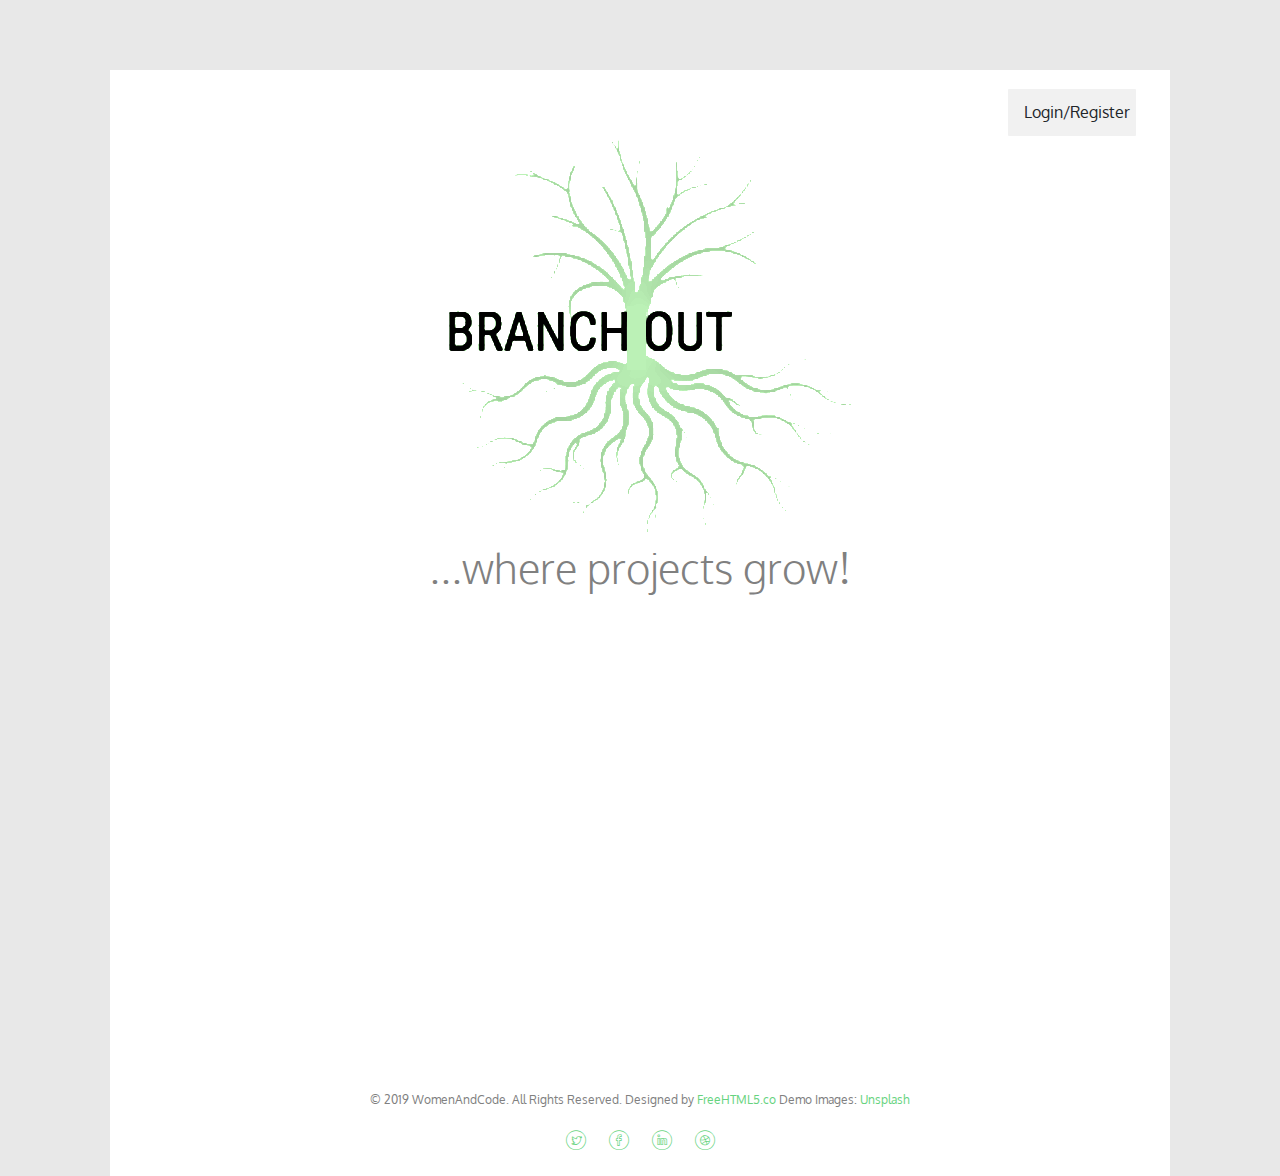
<file: index.html>
<!DOCTYPE html>
<html>
<head>

    <!-- bootstrap css -->
    <link rel="stylesheet" href="https://stackpath.bootstrapcdn.com/bootstrap/4.3.1/css/bootstrap.min.css">
    <!-- fontawesome -->
    <link rel="stylesheet" href="https://cdnjs.cloudflare.com/ajax/libs/font-awesome/4.7.0/css/font-awesome.min.css">
    <!-- gogle fonts -->
    <link href="https://fonts.googleapis.com/css?family=Baloo&display=swap" rel="stylesheet">
    <!--popper-->
    <script src="https://cdnjs.cloudflare.com/ajax/libs/popper.js/1.12.9/umd/popper.min.js"></script>
    <!-- jquery -->
    <script src="https://ajax.googleapis.com/ajax/libs/jquery/3.4.1/jquery.min.js"></script>
    <!-- bootstrap js -->
    <script src="https://stackpath.bootstrapcdn.com/bootstrap/4.3.1/js/bootstrap.min.js"></script>
    
    <script src="https://code.jquery.com/jquery-3.2.1.slim.min.js" integrity="sha384-KJ3o2DKtIkvYIK3UENzmM7KCkRr/rE9/Qpg6aAZGJwFDMVNA/GpGFF93hXpG5KkN" crossorigin="anonymous"></script>
    <script src="https://cdnjs.cloudflare.com/ajax/libs/popper.js/1.12.9/umd/popper.min.js" integrity="sha384-ApNbgh9B+Y1QKtv3Rn7W3mgPxhU9K/ScQsAP7hUibX39j7fakFPskvXusvfa0b4Q" crossorigin="anonymous"></script>


    <link rel="stylesheet" type="text/css" href="style/style.css">

  <link href="https://fonts.googleapis.com/css?family=Oxygen:300,400" rel="stylesheet">
  <link href="https://fonts.googleapis.com/css?family=Source+Sans+Pro:400,600,700" rel="stylesheet">
  
  <!-- Animate.css  test22-->
  <link rel="stylesheet" href="css/animate.css">
  <!-- Icomoon Icon Fonts-->
  <link rel="stylesheet" href="css/icomoon.css">
  <!-- Bootstrap  -->
  <link rel="stylesheet" href="css/bootstrap.css">


  <!-- Magnific Popup -->
  <link rel="stylesheet" href="css/magnific-popup.css">

  <!-- Flexslider  -->
  <link rel="stylesheet" href="css/flexslider.css">

  <!-- Theme style  -->
  <link rel="stylesheet" href="css/style.css">

  <link rel="stylesheet" href="style/login.css">

  <!-- Modernizr JS -->
  <script src="js/modernizr-2.6.2.min.js"></script>

  <title>Seed a Project</title>

</head>
<!--<body>  
<h1>Landing Page</h1>
</body> -->

  <body>
    
  <div class="fh5co-loader"></div>
  
  <div id="page">
  <nav class="fh5co-nav" role="navigation">
    <div class="container-wrap">
      <div class="top-menu">
        <div class="row">
          <div class="col-xs-2">
           <!--<div id="fh5co-logo"><a href="index.html">BranchOut</a></div> -->
          </div>
          <div class="col-xs-10 text-right menu-1">
            <ul>
              <li>
                  <button type="button" class="btn" data-toggle="popover" data-placement="bottom" data-html="true" data-content='
                          <div class="col no-padding">
                              <div class="panel panel-login shadow-lg p-3 mb-5">
                                  <div class="panel-heading">
                                      <div class="row">
                                          <div class="col-md-6" style="text-align: center;">
                                              <a href="#" class="active" id="login-form-link">Login</a>
                                          </div>
                                          <div class="col-md-6" style="text-align: center;">
                                              <a href="#" id="register-form-link">Register</a>
                                          </div>
                                      </div>
                                      <hr>
                                  </div>
                                  <div class="panel-body">
                                      <div class="row">
                                          <div class="col-lg-12">
                                              <form id="login-form" action="" method="post" role="form" style="display: block;">
                                                  <div class="form-group">
                                                      <input type="text" name="username" id="username" tabindex="1" class="form-control" placeholder="Username" value="">
                                                  </div>
                                                  <div class="form-group">
                                                      <input type="password" name="password" id="password" tabindex="2" class="form-control" placeholder="Password">
                                                  </div>
                                                  <div class="form-group text-center">
                                                      <input type="checkbox" tabindex="3" class="" name="remember" id="remember">
                                                      <label for="remember"> Remember Me</label>
                                                  </div>
                                                  <div class="form-group">
                                                      <div class="row">
                                                          <div class="col-md-12">
                                                              <input type="submit" name="login-submit" id="login-submit" tabindex="4" class="form-control btn btn-login" value="Log In">
                                                          </div>
                                                      </div>
                                                  </div>
                                                  <div class="form-group">
                                                      <div class="row">
                                                          <div class="col-lg-12">
                                                              <div class="text-center">
                                                                  <a href="" tabindex="5" class="forgot-password">Forgot Password?</a>
                                                              </div>
                                                          </div>
                                                      </div>
                                                  </div>
                                              </form>
                                              <form id="register-form" action="" method="post" role="form" style="display: none;">
                                                  <div class="form-group">
                                                      <input type="text" name="username" id="username" tabindex="1" class="form-control" placeholder="Username" value="">
                                                  </div>
                                                  <div class="form-group">
                                                      <input type="email" name="email" id="email" tabindex="1" class="form-control" placeholder="Email Address" value="">
                                                  </div>
                                                  <div class="form-group">
                                                      <input type="password" name="password" id="password" tabindex="2" class="form-control" placeholder="Password">
                                                  </div>
                                                  <div class="form-group">
                                                      <input type="password" name="confirm-password" id="confirm-password" tabindex="2" class="form-control" placeholder="Confirm Password">
                                                  </div>
                                                  <div class="form-group">
                                                      <div class="row">
                                                          <div class="col-md-12">
                                                              <input type="submit" name="register-submit" id="register-submit" tabindex="4" class="form-control btn btn-register" value="Register Now">
                                                          </div>
                                                      </div>
                                                  </div>
                                              </form>
                                          </div>
                                      </div>
                                  </div>
                              </div>
                          </div>
                          <script>
                              $(function() {
                              
                              $("#login-form-link").click(function(e) {
                                  $("#login-form").delay(100).fadeIn(100);
                                   $("#register-form").fadeOut(100);
                                  $("#register-form-link").removeClass("active");
                                  $(this).addClass("active");
                                  e.preventDefault();
                              });
                              $("#register-form-link").click(function(e) {
                                  $("#register-form").delay(100).fadeIn(100);
                                   $("#login-form").fadeOut(100);
                                  $("#login-form-link").removeClass("active");
                                  $(this).addClass("active");
                                  e.preventDefault();
                              });
                              
                              });
                              
                          </script>
                  
                  '>Login/Register</button>
              </li>
            </ul>
          </div>

          <div class="titleContainer d-flex-vertical justify-content-center">
            <img src="img/Logo_Branchout1.png" class="titleImage">            
            <div class="descriptionText">...where projects grow!</div>
          </div>
        </div>
        
      </div>
    </div>
  </nav>
 <div class="container-wrap">

    <div id="fh5co-services">
      <div class="row">
        <div class="col-md-4 text-center animate-box">
          <a href="seed.html">
          <div class="services">
         
              <img src="img/Seed.png" class="selectImages">
           <!--  <i class="icon-diamond"></i>  -->
     
            <div class="desc">
              <h3><a href="#">Seed a Project</a></h3>
              <p>Have a good idea? We will support you planning it. Start a project and share it with our community.</p>
            </div>
          </div>
        </a>
        </div>
        <div class="col-md-4 text-center animate-box">
          <a href="projects.html">
          <div class="services">
  
              <img src="img/Grow.png" class="selectImages">
          <!--    <i class="icon-lab2"></i> -->
         
            <div class="desc">
              <h3><a href="#">Grow a Project</a></h3>
              <p>Want to join a running project? See what is happening near you and get connected. Help great ideas to flourish.</p>
            </div>
          </div>
        </a>
        </div>
        <div class="col-md-4 text-center animate-box">
          <a href="archive.html">
          <div class="services">
   
              <img src="img/Tree.png" class="selectImages">   
           <!--   <i class="icon-settings"></i> -->
       
            <div class="desc">
              <h3><a href="#">Harvest a Project</a></h3>
              <p> Looking for inspiration? Check our past projects with details on how they were successfully implemented. </p>
            </div>
          </div>
        </a>
        </div>
      </div>
    </div>


  <div class="container-wrap">
      <div class="row copyright">
        <div class="col-md-12 text-center">
          <p>
            <small class="block">&copy; 2019 WomenAndCode. All Rights Reserved.</small> 
            <small class="block">Designed by <a href="http://freehtml5.co/" target="_blank">FreeHTML5.co</a> Demo Images: <a href="http://unsplash.co/" target="_blank">Unsplash</a></small>
          </p>
          <p>
            <ul class="fh5co-social-icons">
              <li><a href="#"><i class="icon-twitter"></i></a></li>
              <li><a href="#"><i class="icon-facebook"></i></a></li>
              <li><a href="#"><i class="icon-linkedin"></i></a></li>
              <li><a href="#"><i class="icon-dribbble"></i></a></li>
            </ul>
          </p>
        </div>
      </div>
    </footer>
  </div><!-- END container-wrap -->
  </div>

  <div class="gototop js-top">
    <a href="#" class="js-gotop"><i class="icon-arrow-up2"></i></a>
  </div>
  
  <!-- jQuery -->
  <script src="js/jquery.min.js"></script>
  <!-- jQuery Easing -->
  <script src="js/jquery.easing.1.3.js"></script>
  <!-- Bootstrap -->
  <script src="js/bootstrap.min.js"></script>
  <!-- Waypoints -->
  <script src="js/jquery.waypoints.min.js"></script>
  <!-- Flexslider -->
  <script src="js/jquery.flexslider-min.js"></script>
  <!-- Magnific Popup -->
  <script src="js/jquery.magnific-popup.min.js"></script>
  <script src="js/magnific-popup-options.js"></script>
  <!-- Counters -->
  <script src="js/jquery.countTo.js"></script>
  <!-- Main -->
  <script src="js/main.js"></script>
  <script>
    $(function () {
      $('[data-toggle="popover"]').popover()
    })
  </script>
</body>
</html>
</file>
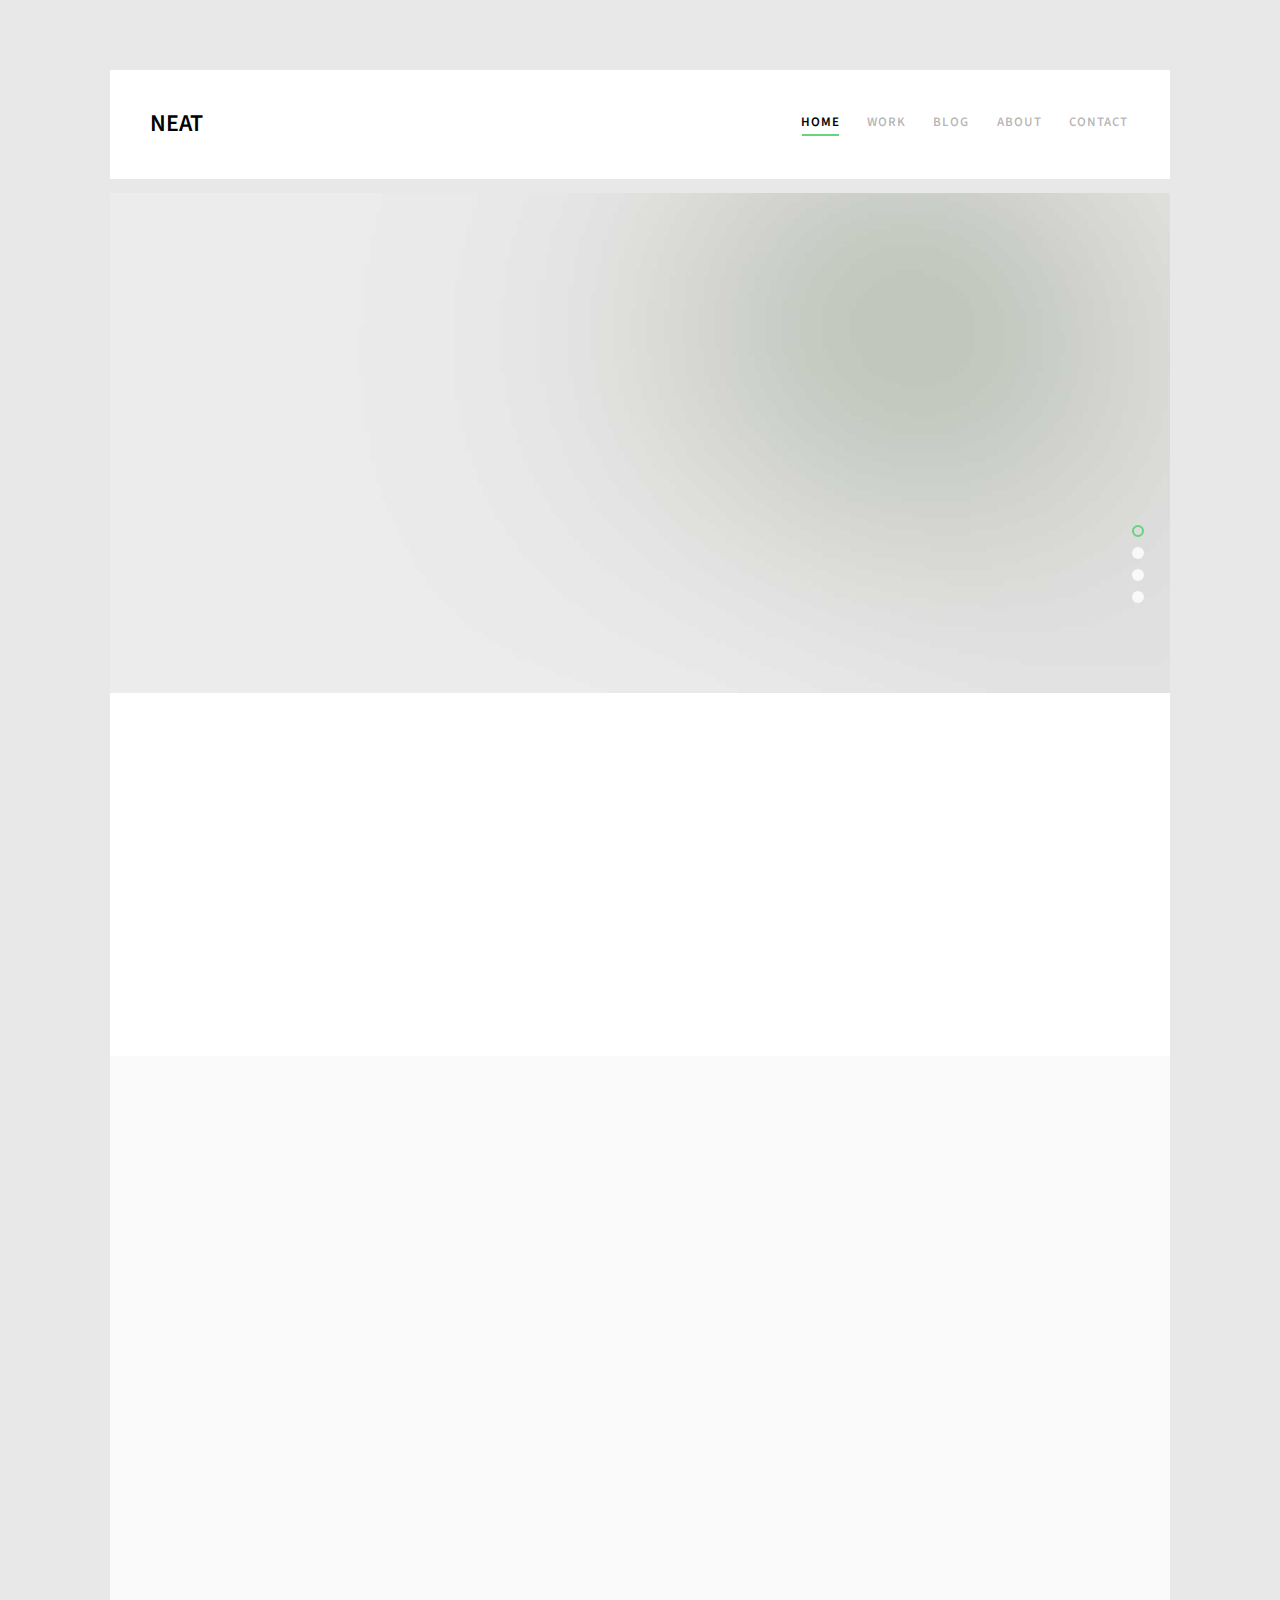
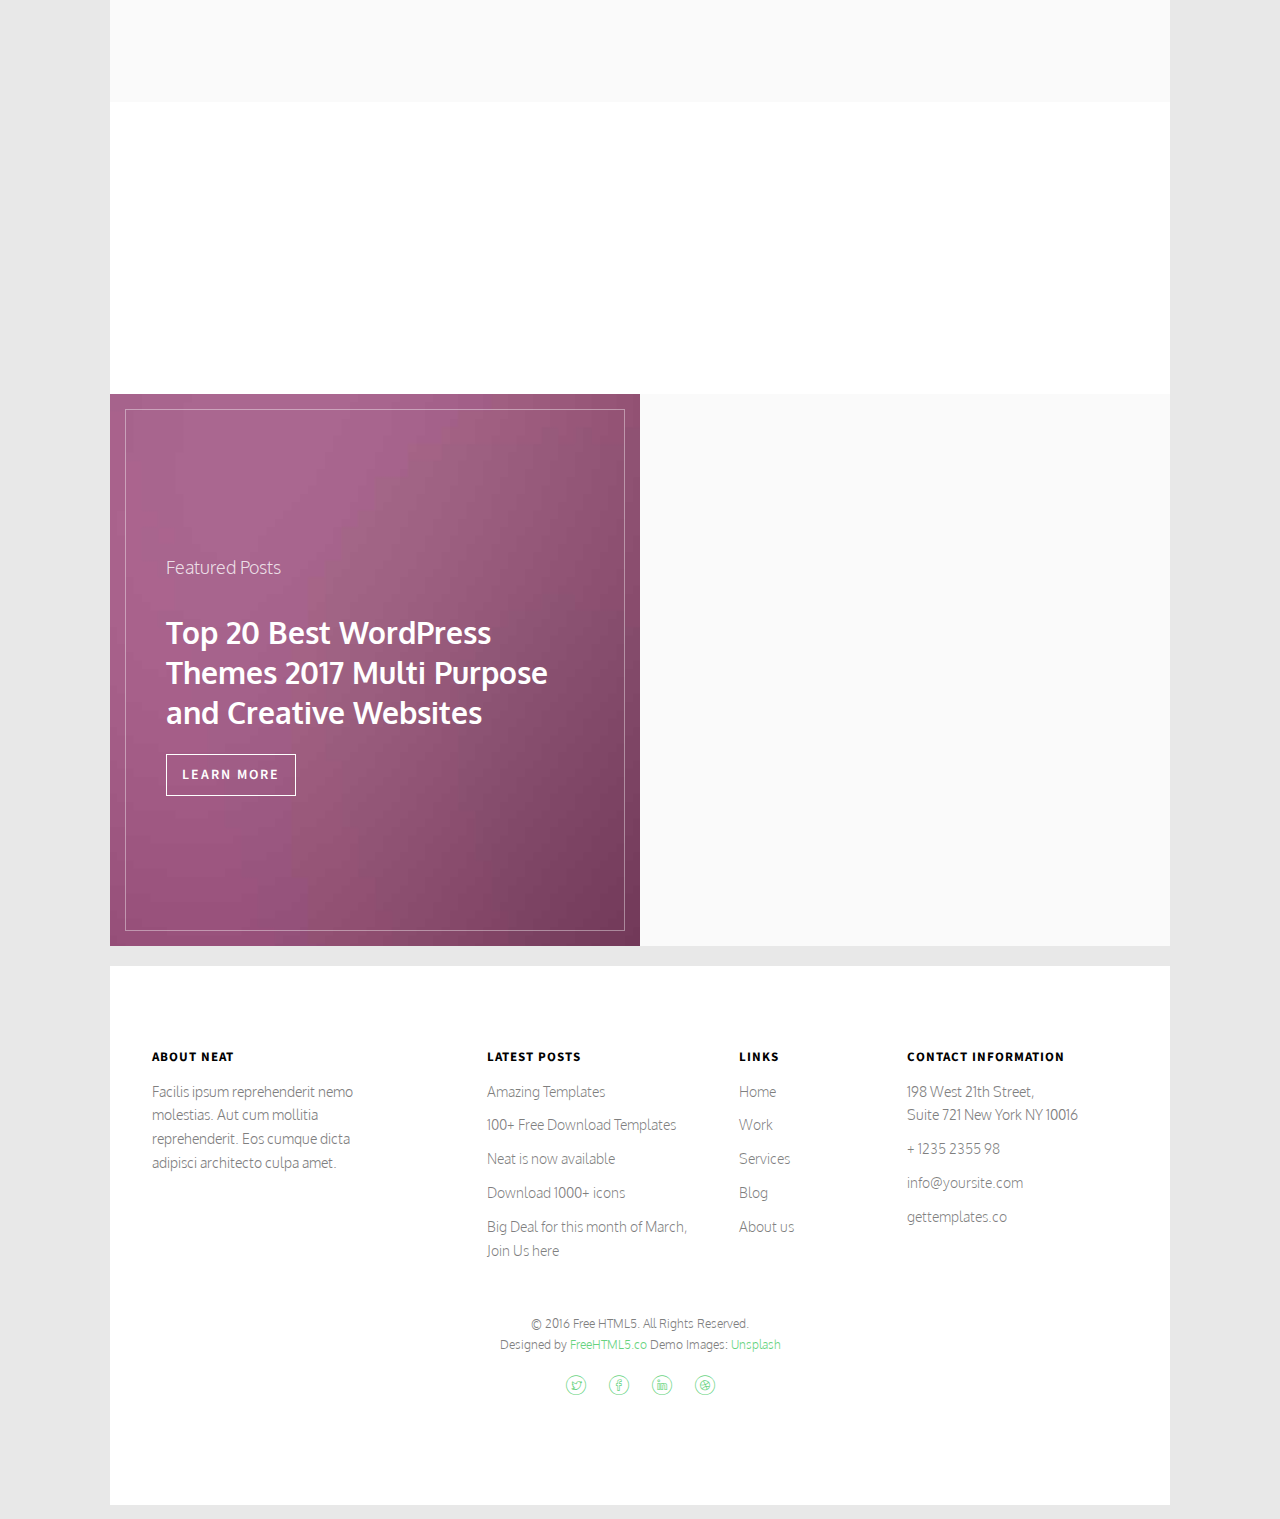
<file: css_template/index.html>
<!DOCTYPE HTML>
<html>
	<head>
	<meta charset="utf-8">
	<meta http-equiv="X-UA-Compatible" content="IE=edge">
	<title>Neat &mdash; Free Website Template, Free HTML5 Template by freehtml5.co</title>
	<meta name="viewport" content="width=device-width, initial-scale=1">
	<meta name="description" content="Free HTML5 Website Template by freehtml5.co" />
	<meta name="keywords" content="free website templates, free html5, free template, free bootstrap, free website template, html5, css3, mobile first, responsive" />
	<meta name="author" content="freehtml5.co" />

	<!-- 
	//////////////////////////////////////////////////////

	FREE HTML5 TEMPLATE 
	DESIGNED & DEVELOPED by FreeHTML5.co
		
	Website: 		http://freehtml5.co/
	Email: 			info@freehtml5.co
	Twitter: 		http://twitter.com/fh5co
	Facebook: 		https://www.facebook.com/fh5co

	//////////////////////////////////////////////////////
	 -->

  	<!-- Facebook and Twitter integration -->
	<meta property="og:title" content=""/>
	<meta property="og:image" content=""/>
	<meta property="og:url" content=""/>
	<meta property="og:site_name" content=""/>
	<meta property="og:description" content=""/>
	<meta name="twitter:title" content="" />
	<meta name="twitter:image" content="" />
	<meta name="twitter:url" content="" />
	<meta name="twitter:card" content="" />

	<link href="https://fonts.googleapis.com/css?family=Oxygen:300,400" rel="stylesheet">
	<link href="https://fonts.googleapis.com/css?family=Source+Sans+Pro:400,600,700" rel="stylesheet">
	
	<!-- Animate.css -->
	<link rel="stylesheet" href="css/animate.css">
	<!-- Icomoon Icon Fonts-->
	<link rel="stylesheet" href="css/icomoon.css">
	<!-- Bootstrap  -->
	<link rel="stylesheet" href="css/bootstrap.css">

	<!-- Magnific Popup -->
	<link rel="stylesheet" href="css/magnific-popup.css">

	<!-- Flexslider  -->
	<link rel="stylesheet" href="css/flexslider.css">

	<!-- Theme style  -->
	<link rel="stylesheet" href="css/style.css">

	<!-- Modernizr JS -->
	<script src="js/modernizr-2.6.2.min.js"></script>
	<!-- FOR IE9 below -->
	<!--[if lt IE 9]>
	<script src="js/respond.min.js"></script>
	<![endif]-->

	</head>
	<body>
		
	<div class="fh5co-loader"></div>
	
	<div id="page">
	<nav class="fh5co-nav" role="navigation">
		<div class="container-wrap">
			<div class="top-menu">
				<div class="row">
					<div class="col-xs-2">
						<div id="fh5co-logo"><a href="index.html">Neat</a></div>
					</div>
					<div class="col-xs-10 text-right menu-1">
						<ul>
							<li class="active"><a href="index.html">Home</a></li>
							<li><a href="work.html">Work</a></li>
							<li class="has-dropdown">
								<a href="blog.html">Blog</a>
								<ul class="dropdown">
									<li><a href="#">Web Design</a></li>
									<li><a href="#">eCommerce</a></li>
									<li><a href="#">Branding</a></li>
									<li><a href="#">API</a></li>
								</ul>
							</li>
							<li><a href="about.html">About</a></li>
							<li><a href="contact.html">Contact</a></li>
						</ul>
					</div>
				</div>
				
			</div>
		</div>
	</nav>
	<div class="container-wrap">
		<aside id="fh5co-hero">
			<div class="flexslider">
				<ul class="slides">
			   	<li style="background-image: url(images/img_bg_1.jpg);">
			   		<div class="overlay-gradient"></div>
			   		<div class="container-fluid">
			   			<div class="row">
				   			<div class="col-md-6 col-md-offset-3 col-md-pull-3 slider-text">
				   				<div class="slider-text-inner">
				   					<h1>Not Every Project Needs To Be Perfect</h1>
										<h2>Free html5 templates Made by <a href="http://freehtml5.co/" target="_blank">freehtml5.co</a></h2>
										<p><a class="btn btn-primary btn-demo" href="#"></i> View Demo</a> <a class="btn btn-primary btn-learn">Learn More</a></p>
				   				</div>
				   			</div>
				   		</div>
			   		</div>
			   	</li>
			   	<li style="background-image: url(images/img_bg_2.jpg);">
			   		<div class="overlay-gradient"></div>
			   		<div class="container-fluid">
			   			<div class="row">
				   			<div class="col-md-6 col-md-offset-3 col-md-push-3 slider-text">
				   				<div class="slider-text-inner">
				   					<h1>WordPress Theme For People Who Tell Stories</h1>
										<h2>Free html5 templates Made by <a href="http://freehtml5.co/" target="_blank">freehtml5.co</a></h2>
										<p><a class="btn btn-primary btn-demo" href="#"></i> View Demo</a> <a class="btn btn-primary btn-learn">Learn More</a></p>
				   				</div>
				   			</div>
				   		</div>
			   		</div>
			   	</li>
			   	<li style="background-image: url(images/img_bg_3.jpg);">
			   		<div class="overlay-gradient"></div>
			   		<div class="container-fluids">
			   			<div class="row">
				   			<div class="col-md-6 col-md-offset-3 slider-text">
				   				<div class="slider-text-inner text-center">
				   					<h1>What Would You Like To Learn?</h1>
										<h2>Free html5 templates Made by <a href="http://freehtml5.co/" target="_blank">freehtml5.co</a></h2>
										<p><a class="btn btn-primary btn-demo" href="#"></i> View Demo</a> <a class="btn btn-primary btn-learn">Learn More</a></p>
				   				</div>
				   			</div>
				   		</div>
			   		</div>
			   	</li>
			   	<li style="background-image: url(images/img_bg_4.jpg);">
			   		<div class="overlay-gradient"></div>
			   		<div class="container-fluid">
			   			<div class="row">
				   			<div class="col-md-6 col-md-offset-3 col-md-push-3 slider-text">
				   				<div class="slider-text-inner">
				   					<h1>I Love to Tell My Story</h1>
										<h2>Free html5 templates Made by <a href="http://freehtml5.co/" target="_blank">freehtml5.co</a></h2>
										<p><a class="btn btn-primary btn-demo" href="#"></i> View Demo</a> <a class="btn btn-primary btn-learn">Learn More</a></p>
				   				</div>
				   			</div>
				   		</div>
			   		</div>
			   	</li>	   	
			  	</ul>
		  	</div>
		</aside>
		<div id="fh5co-services">
			<div class="row">
				<div class="col-md-4 text-center animate-box">
					<div class="services">
						<span class="icon">
							<i class="icon-diamond"></i>
						</span>
						<div class="desc">
							<h3><a href="#">Brand Identity</a></h3>
							<p>Dignissimos asperiores vitae velit veniam totam fuga molestias accusamus alias autem provident. Odit ab aliquam dolor eius.</p>
						</div>
					</div>
				</div>
				<div class="col-md-4 text-center animate-box">
					<div class="services">
						<span class="icon">
							<i class="icon-lab2"></i>
						</span>
						<div class="desc">
							<h3><a href="#">Web Design &amp; UI</a></h3>
							<p>Dignissimos asperiores vitae velit veniam totam fuga molestias accusamus alias autem provident. Odit ab aliquam dolor eius.</p>
						</div>
					</div>
				</div>
				<div class="col-md-4 text-center animate-box">
					<div class="services">
						<span class="icon">
							<i class="icon-settings"></i>
						</span>
						<div class="desc">
							<h3><a href="#">Web Development</a></h3>
							<p>Dignissimos asperiores vitae velit veniam totam fuga molestias accusamus alias autem provident. Odit ab aliquam dolor eius.</p>
						</div>
					</div>
				</div>
			</div>
		</div>

		<div id="fh5co-work" class="fh5co-light-grey">
			<div class="row animate-box">
				<div class="col-md-6 col-md-offset-3 text-center fh5co-heading">
					<h2>Work</h2>
					<p>Dignissimos asperiores vitae velit veniam totam fuga molestias accusamus alias autem provident. Odit ab aliquam dolor eius.</p>
				</div>
			</div>
			<div class="row">
				<div class="col-md-4 text-center animate-box">
					<a href="work-single.html" class="work"  style="background-image: url(images/portfolio-1.jpg);">
						<div class="desc">
							<h3>Project Name</h3>
							<span>Illustration</span>
						</div>
					</a>
				</div>
				<div class="col-md-4 text-center animate-box">
					<a href="work-single.html" class="work" style="background-image: url(images/portfolio-2.jpg);">
						<div class="desc">
							<h3>Project Name</h3>
							<span>Brading</span>
						</div>
					</a>
				</div>
				<div class="col-md-4 text-center animate-box">
					<a href="work-single.html" class="work" style="background-image: url(images/portfolio-3.jpg);">
						<div class="desc">
							<h3>Project Name</h3>
							<span>Illustration</span>
						</div>
					</a>
				</div>
			</div>
		</div>

		<div id="fh5co-counter" class="fh5co-counters">
			<div class="row">
				<div class="col-md-6 col-md-offset-3 text-center animate-box">
					<p>We have a fun facts far far away, behind the word mountains, far from the countries Vokalia and Consonantia, there live the blind texts.</p>
					</div>
			</div>
			<div class="row animate-box">
				<div class="col-md-8 col-md-offset-2">
					<div class="row">
						<div class="col-md-3 text-center">
							<span class="fh5co-counter js-counter" data-from="0" data-to="3452" data-speed="5000" data-refresh-interval="50"></span>
							<span class="fh5co-counter-label">Cups of Coffee</span>
						</div>
						<div class="col-md-3 text-center">
							<span class="fh5co-counter js-counter" data-from="0" data-to="234" data-speed="5000" data-refresh-interval="50"></span>
							<span class="fh5co-counter-label">Client</span>
						</div>
						<div class="col-md-3 text-center">
							<span class="fh5co-counter js-counter" data-from="0" data-to="6542" data-speed="5000" data-refresh-interval="50"></span>
							<span class="fh5co-counter-label">Projects</span>
						</div>
						<div class="col-md-3 text-center">
							<span class="fh5co-counter js-counter" data-from="0" data-to="8687" data-speed="5000" data-refresh-interval="50"></span>
							<span class="fh5co-counter-label">Done Projects</span>
						</div>
					</div>
				</div>
			</div>
		</div>

		<div id="fh5co-blog" class="blog-flex">
			<div class="featured-blog" style="background-image: url(images/blog-1.jpg);">
				<div class="desc-t">
					<div class="desc-tc">
						<span class="featured-head">Featured Posts</span>
						<h3><a href="#">Top 20 Best WordPress Themes 2017 Multi Purpose and Creative Websites</a></h3>
						<span><a href="#" class="read-button">Learn More</a></span>
					</div>
				</div>
			</div>
			<div class="blog-entry fh5co-light-grey">
				<div class="row animate-box">
					<div class="col-md-12">
						<h2>Latest Posts</h2>
					</div>
				</div>
				<div class="row">
					<div class="col-md-12 animate-box">
						<a href="#" class="blog-post">
							<span class="img" style="background-image: url(images/blog-2.jpg);"></span>
							<div class="desc">
								<h3>26 Best Education WordPress Themes 2017 You Need To See</h3>
								<span class="cat">Collection</span>
							</div>
						</a>
					</div>
					<div class="col-md-12 animate-box">
						<a href="#" class="blog-post">
							<span class="img" style="background-image: url(images/blog-1.jpg);"></span>
							<div class="desc">
								<h3>16 Outstanding Photography WordPress Themes You Must See</h3>
								<span class="cat">Collection</span>
							</div>
						</a>
					</div>
					<div class="col-md-12 animate-box">
						<a href="#" class="blog-post">
							<span class="img" style="background-image: url(images/blog-3.jpg);"></span>
							<div class="desc">
								<h3>16 Outstanding Photography WordPress Themes You Must See</h3>
								<span class="cat">Collection</span>
							</div>
						</a>
					</div>
				</div>
			</div>
		</div>
	</div><!-- END container-wrap -->

	<div class="container-wrap">
		<footer id="fh5co-footer" role="contentinfo">
			<div class="row">
				<div class="col-md-3 fh5co-widget">
					<h4>About Neat</h4>
					<p>Facilis ipsum reprehenderit nemo molestias. Aut cum mollitia reprehenderit. Eos cumque dicta adipisci architecto culpa amet.</p>
				</div>
				<div class="col-md-3 col-md-push-1">
					<h4>Latest Posts</h4>
					<ul class="fh5co-footer-links">
						<li><a href="#">Amazing Templates</a></li>
						<li><a href="#">100+ Free Download Templates</a></li>
						<li><a href="#">Neat is now available</a></li>
						<li><a href="#">Download 1000+ icons</a></li>
						<li><a href="#">Big Deal for this month of March, Join Us here</a></li>
					</ul>
				</div>

				<div class="col-md-3 col-md-push-1">
					<h4>Links</h4>
					<ul class="fh5co-footer-links">
						<li><a href="#">Home</a></li>
						<li><a href="#">Work</a></li>
						<li><a href="#">Services</a></li>
						<li><a href="#">Blog</a></li>
						<li><a href="#">About us</a></li>
					</ul>
				</div>

				<div class="col-md-3">
					<h4>Contact Information</h4>
					<ul class="fh5co-footer-links">
						<li>198 West 21th Street, <br> Suite 721 New York NY 10016</li>
						<li><a href="tel://1234567920">+ 1235 2355 98</a></li>
						<li><a href="mailto:info@yoursite.com">info@yoursite.com</a></li>
						<li><a href="http://gettemplates.co">gettemplates.co</a></li>
					</ul>
				</div>

			</div>

			<div class="row copyright">
				<div class="col-md-12 text-center">
					<p>
						<small class="block">&copy; 2016 Free HTML5. All Rights Reserved.</small> 
						<small class="block">Designed by <a href="http://freehtml5.co/" target="_blank">FreeHTML5.co</a> Demo Images: <a href="http://unsplash.co/" target="_blank">Unsplash</a></small>
					</p>
					<p>
						<ul class="fh5co-social-icons">
							<li><a href="#"><i class="icon-twitter"></i></a></li>
							<li><a href="#"><i class="icon-facebook"></i></a></li>
							<li><a href="#"><i class="icon-linkedin"></i></a></li>
							<li><a href="#"><i class="icon-dribbble"></i></a></li>
						</ul>
					</p>
				</div>
			</div>
		</footer>
	</div><!-- END container-wrap -->
	</div>

	<div class="gototop js-top">
		<a href="#" class="js-gotop"><i class="icon-arrow-up2"></i></a>
	</div>
	
	<!-- jQuery -->
	<script src="js/jquery.min.js"></script>
	<!-- jQuery Easing -->
	<script src="js/jquery.easing.1.3.js"></script>
	<!-- Bootstrap -->
	<script src="js/bootstrap.min.js"></script>
	<!-- Waypoints -->
	<script src="js/jquery.waypoints.min.js"></script>
	<!-- Flexslider -->
	<script src="js/jquery.flexslider-min.js"></script>
	<!-- Magnific Popup -->
	<script src="js/jquery.magnific-popup.min.js"></script>
	<script src="js/magnific-popup-options.js"></script>
	<!-- Counters -->
	<script src="js/jquery.countTo.js"></script>
	<!-- Main -->
	<script src="js/main.js"></script>

	</body>
</html>
</file>
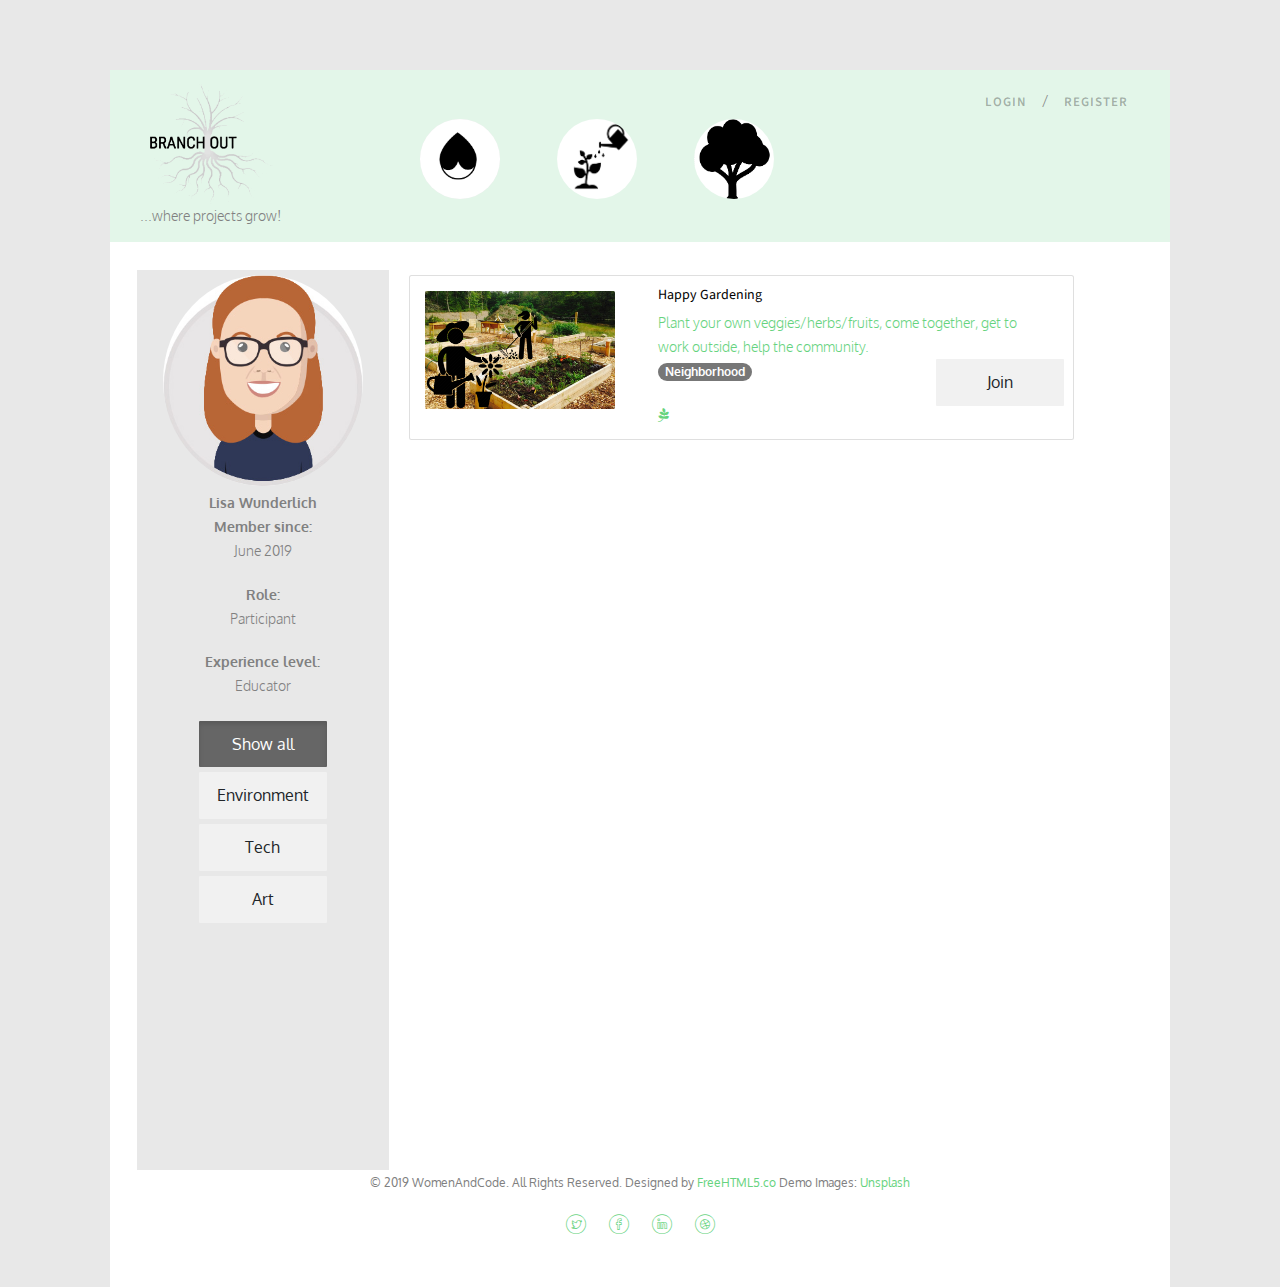
<file: archive.html>
<!DOCTYPE html>
<html>

<head>
    <!-- bootstrap css -->
    <link rel="stylesheet" href="https://stackpath.bootstrapcdn.com/bootstrap/4.3.1/css/bootstrap.min.css">
    <!-- fontawesome -->
    <link rel="stylesheet" href="https://cdnjs.cloudflare.com/ajax/libs/font-awesome/4.7.0/css/font-awesome.min.css">
    <!-- gogle fonts -->
    <link href="https://fonts.googleapis.com/css?family=Baloo&display=swap" rel="stylesheet">
    <!--popper-->
    <script src="https://cdnjs.cloudflare.com/ajax/libs/popper.js/1.12.9/umd/popper.min.js"></script>
    <!-- jquery -->
    <script src="https://ajax.googleapis.com/ajax/libs/jquery/3.4.1/jquery.min.js"></script>
    <!-- bootstrap js -->
    <script src="https://stackpath.bootstrapcdn.com/bootstrap/4.3.1/js/bootstrap.min.js"></script>
    <link rel="stylesheet" type="text/css" href="style/style.css">
    <link href="https://fonts.googleapis.com/css?family=Oxygen:300,400" rel="stylesheet">
    <link href="https://fonts.googleapis.com/css?family=Source+Sans+Pro:400,600,700" rel="stylesheet">
    <!-- Animate.css -->
    <link rel="stylesheet" href="css/animate.css">
    <!-- Icomoon Icon Fonts-->
    <link rel="stylesheet" href="css/icomoon.css">
    <!-- Bootstrap  -->
    <link rel="stylesheet" href="css/bootstrap.css">
    <!-- Magnific Popup -->
    <link rel="stylesheet" href="css/magnific-popup.css">
    <!-- Flexslider  -->
    <link rel="stylesheet" href="css/flexslider.css">
    <!-- Theme style  -->
    <link rel="stylesheet" href="css/style.css">
    <!-- Modernizr JS -->
    <script src="js/modernizr-2.6.2.min.js"></script>
    <title>Seed a Project</title>
</head>

<body>
    <div id="page">
        <nav class="fh5co-nav" role="navigation">
            <div class="container-wrap bg-two">
                <div class="top-menu">
                    <div class="row">
                        <div class="col-2">
                            <div id="fh5co-logo"><a href="index.html"><img src="Logo_Branchout.png" height="120px"></a></div>
                            <div class="descriptiontext">...where projects grow!</div>
                        </div>
                        <div class="col-7 text-center justify-content-center pt-4">
                            <ul>
                                <li><a href="seed.html"><img src="img/Seed.png" class="bg-one rounded-circle justify-content-center m-4" height="80px"></a></li>
                                <li><a href="projects.html"><img src="img/Grow.png" class="rounded-circle justify-content-center m-4" height="80px"></a></li>
                                <li><a href="archive.html"><img src="img/Tree.png" class="rounded-circle justify-content-center m-4" height="80px"></a></li>
                            </ul>
                        </div>
                        <div class="col-3 text-right menu-1">
                            <ul>
                                <li><a href="contact.html">Login</a></li> /
                                <li><a href="contact.html">Register</a></li>
                            </ul>
                        </div>
                    </div>
                </div>
            </div>
        </nav>
        <div class="container-wrap">
            <div id="fh5co-services">
                <div class="row">
                    <div class="sidenav text-center col-3 bg-one">
                        <div class="user">
                            <img class="img-user img-fluid rounded-circle mt-2" src="img/avatar2.jpg" alt="user image">
                            <p class="user-name mt-2 mb-0">Lisa Wunderlich</p>
                            <p class="user-since mb-0 font-weight-bold">Member since:</p>
                            <p class="user-since">June 2019</p>
                            <p class="user-since mb-0 font-weight-bold">Role:</p>
                            <p class="user-since">Participant</p>
                            <p class="user-since mb-0 font-weight-bold">Experience level:</p>
                            <p class="user-since">Educator</p>
                        </div>
                        <div class="myBtnContainer ">
                            <button class="btn active col-10 m-1" onclick="filterSelection('all')"> Show all</button>
                            <button class="btn col-10 m-1" onclick="filterSelection('environment')"> Environment</button>
                            <button class="btn col-10 m-1" onclick="filterSelection('tech')"> Tech</button>
                            <button class="btn col-10 m-1" onclick="filterSelection('art')"> Art</button>
                        </div>
                    </div>
                    <!-- Page content -->
                    <div class="main col-8">
                      <!-- Project card 1 -->
                        <div class="container projectCard filterDiv environment m-2">
                            <div class="row">
                                <div class="card col-md-7">
                                    <div class="row">
                                       <a href="projects_idea.html">
                                        <div class="col-md-4 mt-4">
                                          <img src="images/Gardening.png" class="card-img" alt="Project image">
                                        </div>
                                        <div class="col-md-8">
                                            <div class="card-body">
                                                <div class="row">
                                                    <div class="col-md-12">
                                                        <h5 class="card-title">Happy Gardening</h5>
                                                    </div>
                                                </div>
                                                <div class="row">
                                                    <div class="col-md-12">
                                                        <p class="card-text">Plant your own veggies/herbs/fruits, come together, get to work outside, help the community.</p>
                                                    </div>
                                                </div>
                                                <div class="row">
                                                    <div class="col-md-8">
                                                        <p class="card-text">
                                                            <span class="badge badge-pill">Neighborhood</span>
                                                        </p>
                                                        <i class="fa fa-pagelines"></i>
                                                    </div>
                                                    <div class="col-md-2">
                                                        <p class="card-text">
                                                            <button type="button" class="btn btn-outline">Join</button>
                                                        </p>
                                                    </div>
                                                </div>
                                            </div>
                                        </div>
                                      </a>
                                    </div>
                                </div>
                            </div>
                        </div>
                    </div>
                </div>
                <!--Footer-->
                <div class="container-wrap">
                    <div class="row copyright">
                        <div class="col-md-12 text-center">
                            <p>
                                <small class="block">&copy; 2019 WomenAndCode. All Rights Reserved.</small>
                                <small class="block">Designed by <a href="http://freehtml5.co/" target="_blank">FreeHTML5.co</a> Demo Images: <a href="http://unsplash.co/" target="_blank">Unsplash</a></small>
                            </p>
                            <p>
                                <ul class="fh5co-social-icons">
                                    <li><a href="#"><i class="icon-twitter"></i></a></li>
                                    <li><a href="#"><i class="icon-facebook"></i></a></li>
                                    <li><a href="#"><i class="icon-linkedin"></i></a></li>
                                    <li><a href="#"><i class="icon-dribbble"></i></a></li>
                                </ul>
                            </p>
                        </div>
                    </div>
                </div>
                <script>
                filterSelection("all")

                function filterSelection(c) {
                    var x, i;
                    x = document.getElementsByClassName("filterDiv");
                    if (c == "all") c = "";
                    for (i = 0; i < x.length; i++) {
                        w3RemoveClass(x[i], "show");
                        if (x[i].className.indexOf(c) > -1) w3AddClass(x[i], "show");
                    }
                }

                function w3AddClass(element, name) {
                    var i, arr1, arr2;
                    arr1 = element.className.split(" ");
                    arr2 = name.split(" ");
                    for (i = 0; i < arr2.length; i++) {
                        if (arr1.indexOf(arr2[i]) == -1) { element.className += " " + arr2[i]; }
                    }
                }

                function w3RemoveClass(element, name) {
                    var i, arr1, arr2;
                    arr1 = element.className.split(" ");
                    arr2 = name.split(" ");
                    for (i = 0; i < arr2.length; i++) {
                        while (arr1.indexOf(arr2[i]) > -1) {
                            arr1.splice(arr1.indexOf(arr2[i]), 1);
                        }
                    }
                    element.className = arr1.join(" ");
                }

                // Add active class to the current button (highlight it)
                var btnContainer = document.getElementById("myBtnContainer");
                var btns = btnContainer.getElementsByClassName("btn");
                for (var i = 0; i < btns.length; i++) {
                    btns[i].addEventListener("click", function() {
                        var current = document.getElementsByClassName("active");
                        current[0].className = current[0].className.replace(" active", "");
                        this.className += " active";
                    });
                }
                </script>
</body>

</html>
</file>
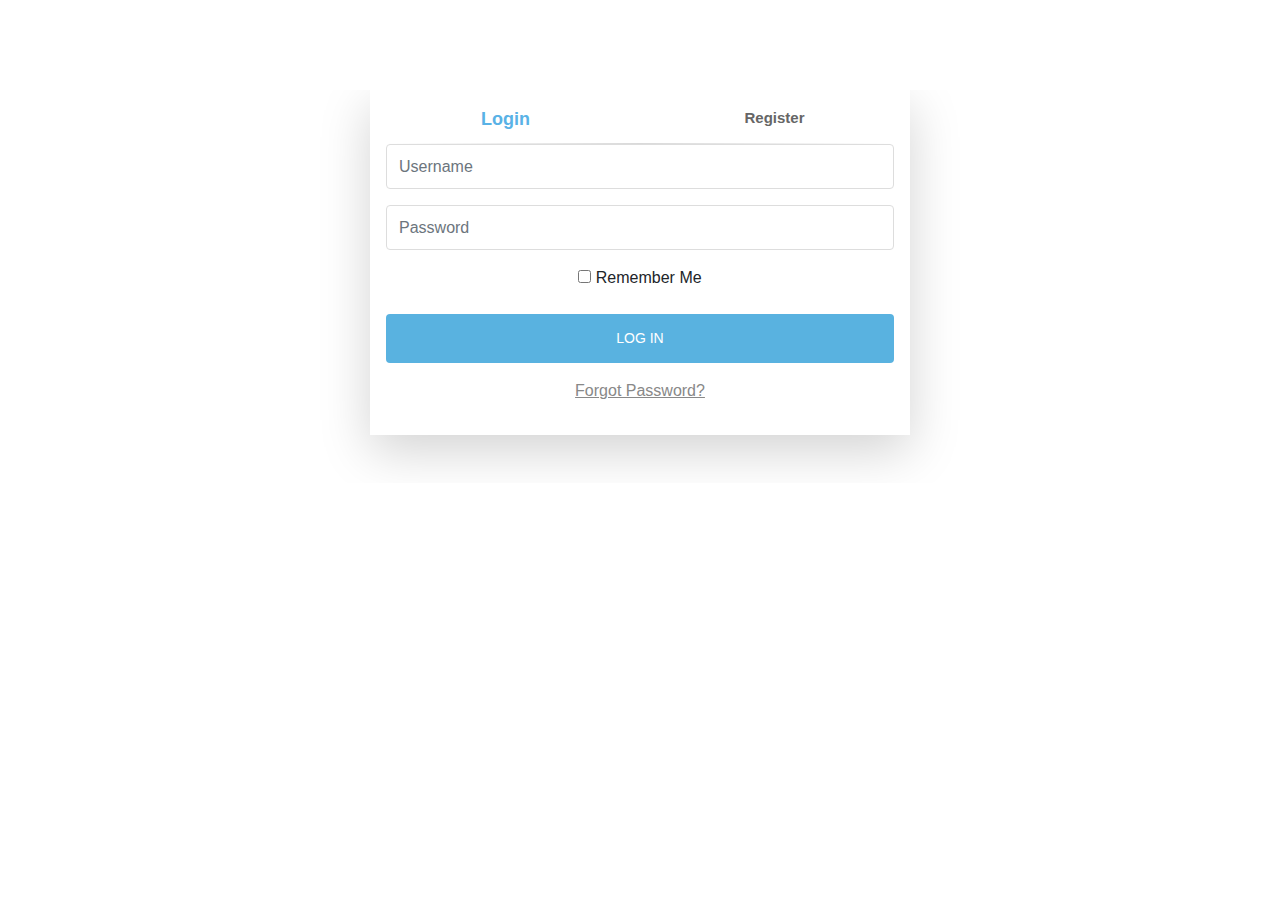
<file: login.html>
<!DOCTYPE html>
<html>
<head>
	<!-- bootstrap css -->
  <link rel="stylesheet" href="https://stackpath.bootstrapcdn.com/bootstrap/4.3.1/css/bootstrap.min.css">
  <!-- fontawesome -->
  <link rel="stylesheet" href="https://cdnjs.cloudflare.com/ajax/libs/font-awesome/4.7.0/css/font-awesome.min.css">
  <!-- gogle fonts -->
  <link href="https://fonts.googleapis.com/css?family=Baloo&display=swap" rel="stylesheet">
  <!--popper-->
  <script src="https://cdnjs.cloudflare.com/ajax/libs/popper.js/1.12.9/umd/popper.min.js"></script>
  <!-- jquery -->
  <script src="https://ajax.googleapis.com/ajax/libs/jquery/3.4.1/jquery.min.js"></script>
  <!-- bootstrap js -->
  <script src="https://stackpath.bootstrapcdn.com/bootstrap/4.3.1/js/bootstrap.min.js"></script>
  <link rel="stylesheet" type="text/css" href="style/style.css">
  <link rel="stylesheet" type="text/css" href="style/login.css">
  
</head>
<body>
        <div class="container ">
                <div class="row justify-content-center">
                    <div class="col-md-6">
                        <div class="panel panel-login shadow-lg p-3 mb-5">
                            <div class="panel-heading">
                                <div class="row">
                                    <div class="col-md-6" style="text-align: center;">
                                        <a href="#" class="active" id="login-form-link">Login</a>
                                    </div>
                                    <div class="col-md-6" style="text-align: center;">
                                        <a href="#" id="register-form-link">Register</a>
                                    </div>
                                </div>
                                <hr>
                            </div>
                            <div class="panel-body">
                                <div class="row">
                                    <div class="col-lg-12">
                                        <form id="login-form" action="" method="post" role="form" style="display: block;">
                                            <div class="form-group">
                                                <input type="text" name="username" id="username" tabindex="1" class="form-control" placeholder="Username" value="">
                                            </div>
                                            <div class="form-group">
                                                <input type="password" name="password" id="password" tabindex="2" class="form-control" placeholder="Password">
                                            </div>
                                            <div class="form-group text-center">
                                                <input type="checkbox" tabindex="3" class="" name="remember" id="remember">
                                                <label for="remember"> Remember Me</label>
                                            </div>
                                            <div class="form-group">
                                                <div class="row">
                                                    <div class="col-md-12">
                                                        <input type="submit" name="login-submit" id="login-submit" tabindex="4" class="form-control btn btn-login" value="Log In">
                                                    </div>
                                                </div>
                                            </div>
                                            <div class="form-group">
                                                <div class="row">
                                                    <div class="col-lg-12">
                                                        <div class="text-center">
                                                            <a href="" tabindex="5" class="forgot-password">Forgot Password?</a>
                                                        </div>
                                                    </div>
                                                </div>
                                            </div>
                                        </form>
                                        <form id="register-form" action="" method="post" role="form" style="display: none;">
                                            <div class="form-group">
                                                <input type="text" name="username" id="username" tabindex="1" class="form-control" placeholder="Username" value="">
                                            </div>
                                            <div class="form-group">
                                                <input type="email" name="email" id="email" tabindex="1" class="form-control" placeholder="Email Address" value="">
                                            </div>
                                            <div class="form-group">
                                                <input type="password" name="password" id="password" tabindex="2" class="form-control" placeholder="Password">
                                            </div>
                                            <div class="form-group">
                                                <input type="password" name="confirm-password" id="confirm-password" tabindex="2" class="form-control" placeholder="Confirm Password">
                                            </div>
                                            <div class="form-group">
                                                <div class="row">
                                                    <div class="col-md-12">
                                                        <input type="submit" name="register-submit" id="register-submit" tabindex="4" class="form-control btn btn-register" value="Register Now">
                                                    </div>
                                                </div>
                                            </div>
                                        </form>
                                    </div>
                                </div>
                            </div>
                        </div>
                    </div>
                </div>
            </div>
</body>
</html>

<script>
$(function() {

$('#login-form-link').click(function(e) {
    $("#login-form").delay(100).fadeIn(100);
     $("#register-form").fadeOut(100);
    $('#register-form-link').removeClass('active');
    $(this).addClass('active');
    e.preventDefault();
});
$('#register-form-link').click(function(e) {
    $("#register-form").delay(100).fadeIn(100);
     $("#login-form").fadeOut(100);
    $('#login-form-link').removeClass('active');
    $(this).addClass('active');
    e.preventDefault();
});

});

</script>
</file>
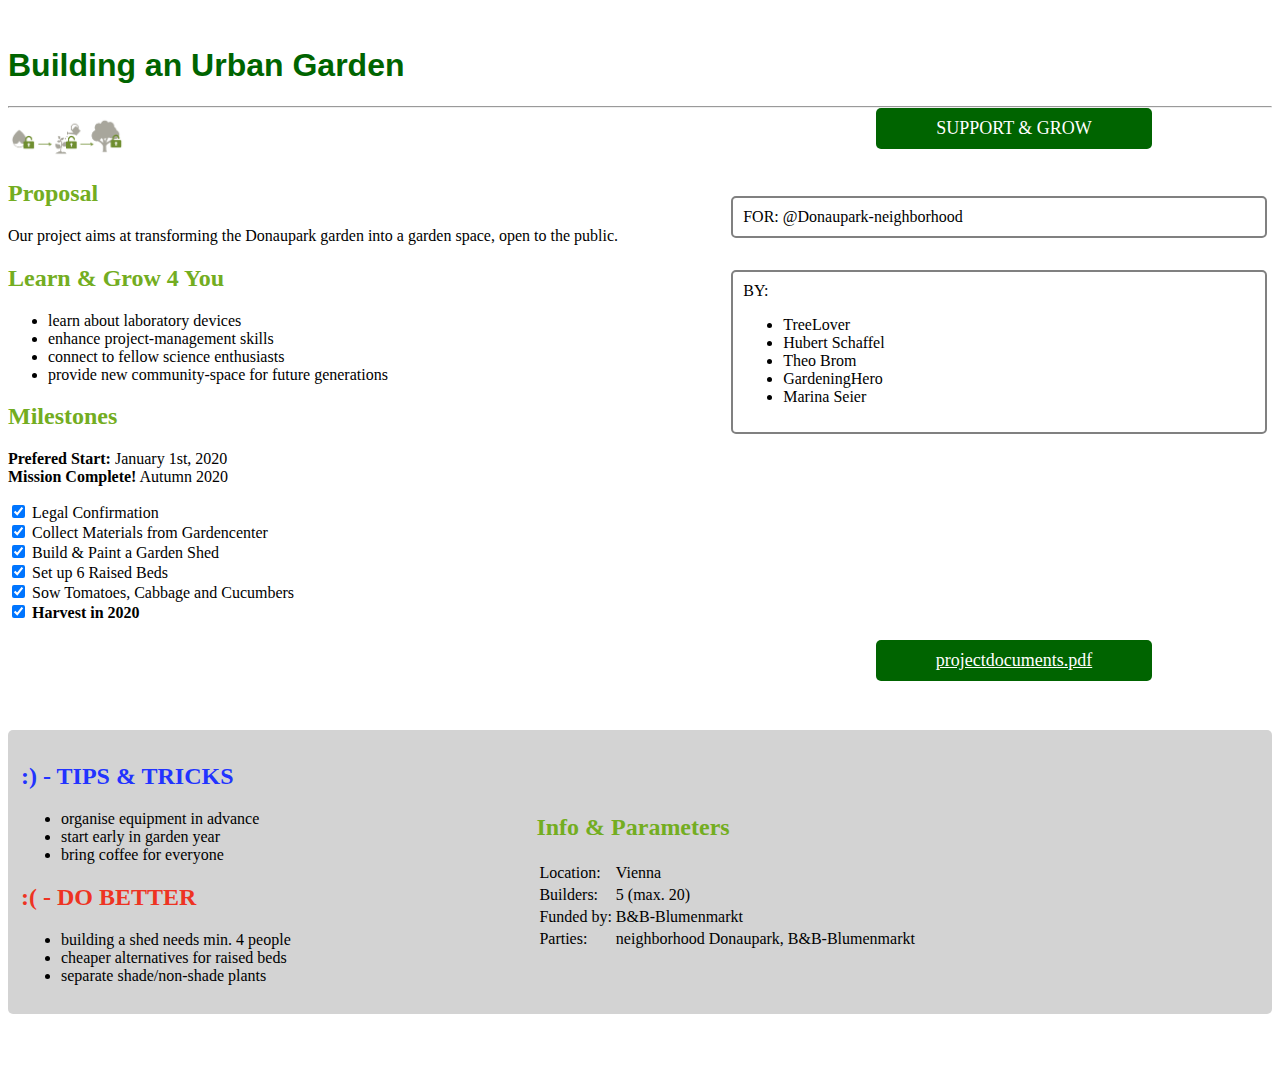
<file: Project Idea.html>
<!DOCTYPE html>
<html>
  <head>
    <meta charset="UTF-8">
	<style>
		body {font-family: roboto;}
		h1   {color: darkgreen;
			font-family: sans-serif;}
		h2   {color: #73AD21;}

		.help {
 			font-size: 18px;
			text-align: center;
			border-radius: 5px;
			position: absolute;
  			top: 10%;
			right: 10%;
  			width: 20%;
			background-color: darkgreen;
			color: white;
  			padding: 10px;
		}


		.help:hover {
			background-color: blue;
			}		

		.help2 {
 			font-size: 18px;
			text-align: center;
			border-radius: 5px;
			position: absolute;
			right: 10%;
  			width: 20%;
			background-color: darkgreen;
			color: white;
  			padding: 10px;
		}


		.help:hover {
			background-color: blue;
			}

		.help2:hover {
			background-color: blue;
			}

		.by {
 			position: absolute;
			border: 2px solid gray;
			right: 1%;
			top: 20%;
  			width: 40%;
  			border-radius: 5px;
  			padding: 10px;
		}

		.from {
 			position: absolute;
			border: 2px solid gray;
			right: 1%;
			top: 30%;
  			width: 40%;
  			border-radius: 5px;
  			padding: 10px;
		}

		.infobox {
			background-color: lightgrey;
  			border-radius: 5px;
  			padding: 10px;
		}


	</style>

    <title>Project Ideas</title>
  </head>
  
<body>
	<br>
	<h1>Building an Urban Garden</h1>
	<hr>

	<p class="help">SUPPORT & GROW</p>

<p class="by">FOR: @Donaupark-neighborhood</p>
	<div class="from">BY: <ul>
		<li>TreeLover</li>
		<li>Hubert Schaffel</li>
		<li>Theo Brom</li>
		<li>GardeningHero</li>
		<li>Marina Seier</li>
	</ul>
</div>

	<img src="img/Unlocked.png" alt="Unlocked" height="40em">
	<h2>Proposal</h2>
	<p>Our project aims at transforming the Donaupark garden into a garden space, open to the public.</p>
	
	<h2>Learn & Grow 4 You</h2>
	<p>
	<ul>
		<li>learn about laboratory devices</li>
		<li>enhance project-management skills</li>
		<li>connect to fellow science enthusiasts</li>
		<li>provide new community-space for future generations</li>
	</ul>
	
	

	<h2>Milestones</h2>
	<p><strong>Prefered Start:</strong>   January 1st, 2020
	<br><strong>Mission Complete!</strong>    Autumn 2020
	<br></p>
<div>
<label><input type="checkbox" name="goal" checked> Legal Confirmation</label>
<br>    
<label><input type="checkbox" name="goal" checked> Collect Materials from Gardencenter</label>
<br>    
<label><input type="checkbox" name="goal" checked> Build & Paint a Garden Shed</label><br>
<label><input type="checkbox" name="goal" checked> Set up 6 Raised Beds</label><br>
<label><input type="checkbox" name="goal" checked> Sow Tomatoes, Cabbage and Cucumbers</label><br>
<label><input type="checkbox" name="goal" checked> <strong>Harvest in 2020</strong></label>
</div>

	<p class="help2"><u>projectdocuments.pdf</u></p>
	<br>
	<br>
	<br>
	<br>
	<br>
	<br>
	<div class="infobox">
	<table style="width: 100%; align: center">
	<tr>
	<td><h2 style="color:#2233FF;">:) - TIPS & TRICKS</h2>
	<p>
	<ul>
		<li>organise equipment in advance</li>
		<li>start early in garden year</li>
		<li>bring coffee for everyone</li>
	</ul>
	<h2 style="color:#EE3322;">:( - DO BETTER</h2>
	<p>
	<ul>
		<li>building a shed needs min. 4 people</li>
		<li>cheaper alternatives for raised beds</li>
		<li>separate shade/non-shade plants</li>
	</ul>
	</td>
	<td>
	<h2>Info & Parameters</h2>
	<table>
		<tr><td>Location:</td><td>Vienna</td></tr>
		<tr><td>Builders:</td><td>5 (max. 20)</td></tr>
		<tr><td>Funded by:</td><td>B&B-Blumenmarkt</td></tr>
		<tr><td>Parties:</td><td>neighborhood Donaupark, B&B-Blumenmarkt</td></tr>
	</table></tr>
	</table></div>

<br>
<br>
<br>	
  </body>
</html>
</file>
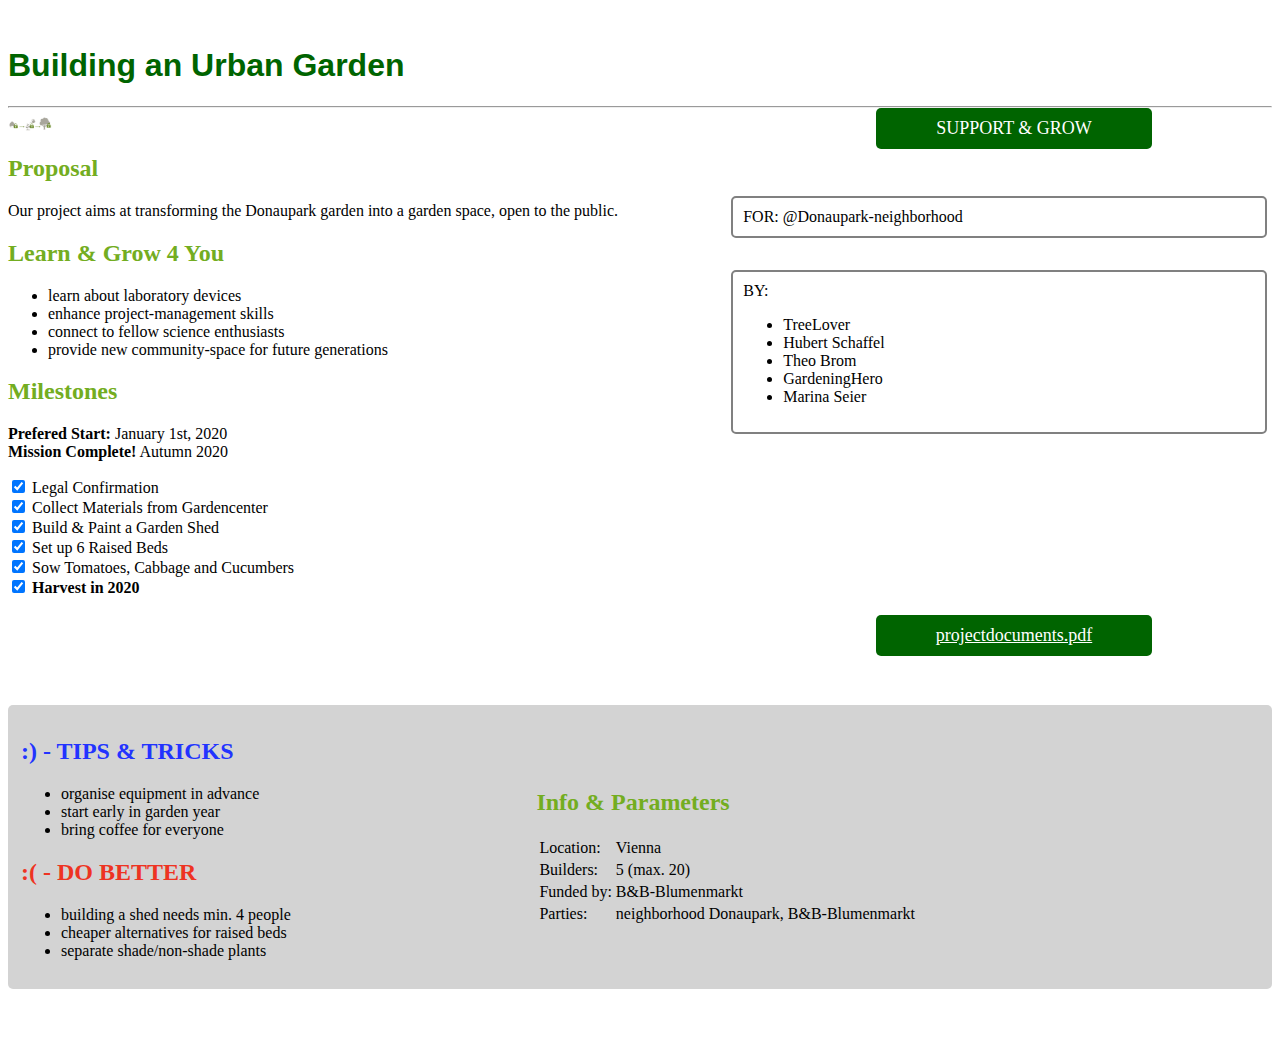
<file: Project Idea_old.html>
<!DOCTYPE html>
<html>
  <head>
    <meta charset="UTF-8">
	<style>
		body {font-family: roboto;}
		h1   {color: darkgreen;
			font-family: sans-serif;}
		h2   {color: #73AD21;}

		.help {
 			font-size: 18px;
			text-align: center;
			border-radius: 5px;
			position: absolute;
  			top: 10%;
			right: 10%;
  			width: 20%;
			background-color: darkgreen;
			color: white;
  			padding: 10px;
		}


		.help:hover {
			background-color: blue;
			}		

		.help2 {
 			font-size: 18px;
			text-align: center;
			border-radius: 5px;
			position: absolute;
			right: 10%;
  			width: 20%;
			background-color: darkgreen;
			color: white;
  			padding: 10px;
		}


		.help:hover {
			background-color: blue;
			}

		.help2:hover {
			background-color: blue;
			}

		.by {
 			position: absolute;
			border: 2px solid gray;
			right: 1%;
			top: 20%;
  			width: 40%;
  			border-radius: 5px;
  			padding: 10px;
		}

		.from {
 			position: absolute;
			border: 2px solid gray;
			right: 1%;
			top: 30%;
  			width: 40%;
  			border-radius: 5px;
  			padding: 10px;
		}

		.infobox {
			background-color: lightgrey;
  			border-radius: 5px;
  			padding: 10px;
		}


	</style>

    <title>Project Ideas</title>
  </head>
  
<body>
	<br>
	<h1>Building an Urban Garden</h1>
	<hr>

	<p class="help">SUPPORT & GROW</p>

<p class="by">FOR: @Donaupark-neighborhood</p>
	<div class="from">BY: <ul>
		<li>TreeLover</li>
		<li>Hubert Schaffel</li>
		<li>Theo Brom</li>
		<li>GardeningHero</li>
		<li>Marina Seier</li>
	</ul>
</div>

	<img src="img/Unlocked.png" alt="Unlocked" height="15em">
	<h2>Proposal</h2>
	<p>Our project aims at transforming the Donaupark garden into a garden space, open to the public.</p>
	
	<h2>Learn & Grow 4 You</h2>
	<p>
	<ul>
		<li>learn about laboratory devices</li>
		<li>enhance project-management skills</li>
		<li>connect to fellow science enthusiasts</li>
		<li>provide new community-space for future generations</li>
	</ul>
	
	

	<h2>Milestones</h2>
	<p><strong>Prefered Start:</strong>   January 1st, 2020
	<br><strong>Mission Complete!</strong>    Autumn 2020
	<br></p>
<div>
<label><input type="checkbox" name="goal" checked> Legal Confirmation</label>
<br>    
<label><input type="checkbox" name="goal" checked> Collect Materials from Gardencenter</label>
<br>    
<label><input type="checkbox" name="goal" checked> Build & Paint a Garden Shed</label><br>
<label><input type="checkbox" name="goal" checked> Set up 6 Raised Beds</label><br>
<label><input type="checkbox" name="goal" checked> Sow Tomatoes, Cabbage and Cucumbers</label><br>
<label><input type="checkbox" name="goal" checked> <strong>Harvest in 2020</strong></label>
</div>

	<p class="help2"><u>projectdocuments.pdf</u></p>
	<br>
	<br>
	<br>
	<br>
	<br>
	<br>
	<div class="infobox">
	<table style="width: 100%; align: center">
	<tr>
	<td><h2 style="color:#2233FF;">:) - TIPS & TRICKS</h2>
	<p>
	<ul>
		<li>organise equipment in advance</li>
		<li>start early in garden year</li>
		<li>bring coffee for everyone</li>
	</ul>
	<h2 style="color:#EE3322;">:( - DO BETTER</h2>
	<p>
	<ul>
		<li>building a shed needs min. 4 people</li>
		<li>cheaper alternatives for raised beds</li>
		<li>separate shade/non-shade plants</li>
	</ul>
	</td>
	<td>
	<h2>Info & Parameters</h2>
	<table>
		<tr><td>Location:</td><td>Vienna</td></tr>
		<tr><td>Builders:</td><td>5 (max. 20)</td></tr>
		<tr><td>Funded by:</td><td>B&B-Blumenmarkt</td></tr>
		<tr><td>Parties:</td><td>neighborhood Donaupark, B&B-Blumenmarkt</td></tr>
	</table></tr>
	</table></div>

<br>
<br>
<br>	
  </body>
</html>
</file>
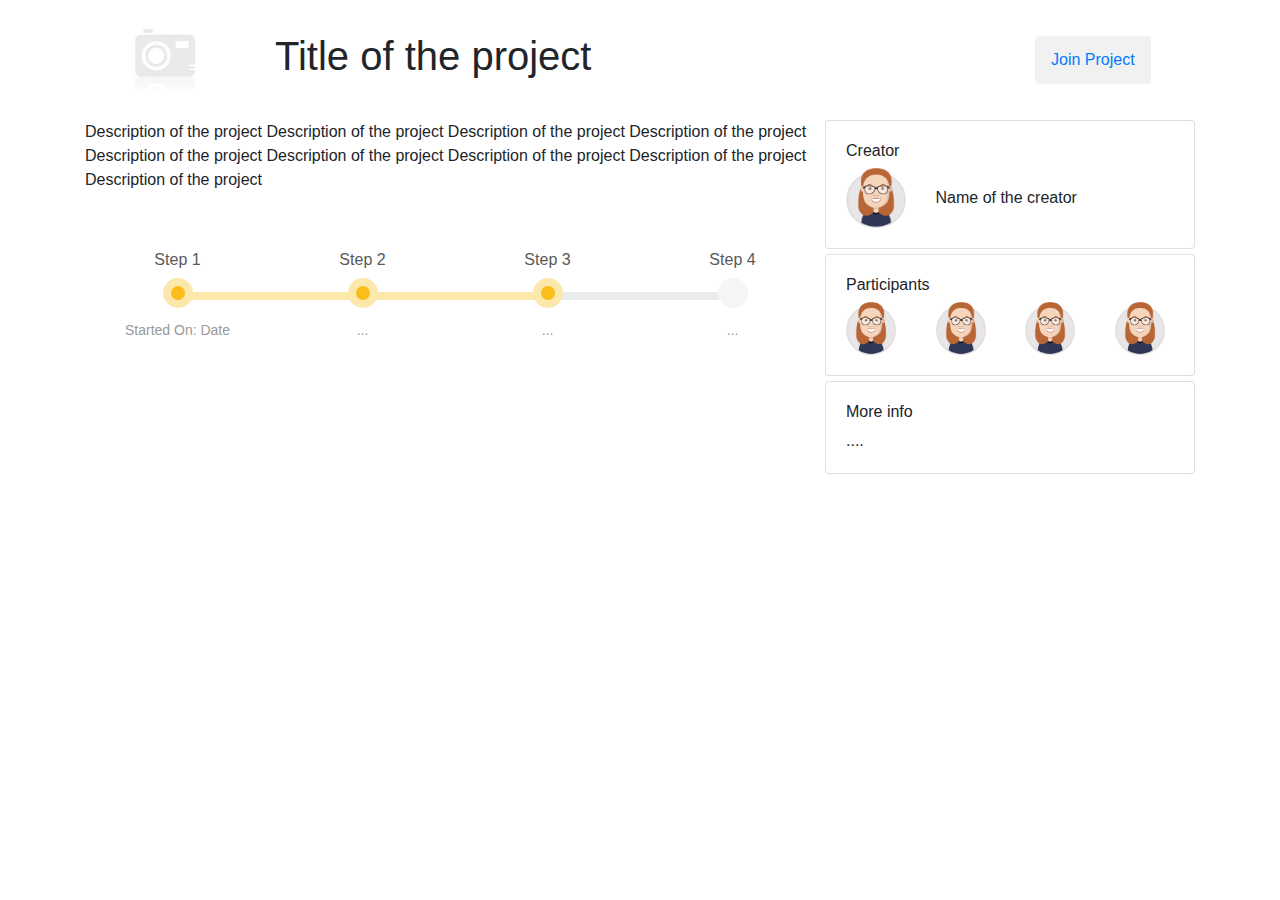
<file: projectInfo.html>
<!DOCTYPE html>
<html>
<head>
	<!-- bootstrap css -->
  <link rel="stylesheet" href="https://stackpath.bootstrapcdn.com/bootstrap/4.3.1/css/bootstrap.min.css">
  <!-- fontawesome -->
  <link rel="stylesheet" href="https://cdnjs.cloudflare.com/ajax/libs/font-awesome/4.7.0/css/font-awesome.min.css">
  <!-- gogle fonts -->
  <link href="https://fonts.googleapis.com/css?family=Baloo&display=swap" rel="stylesheet">
  <!--popper-->
  <script src="https://cdnjs.cloudflare.com/ajax/libs/popper.js/1.12.9/umd/popper.min.js"></script>
  <!-- jquery -->
  <script src="https://ajax.googleapis.com/ajax/libs/jquery/3.4.1/jquery.min.js"></script>
  <!-- bootstrap js -->
  <script src="https://stackpath.bootstrapcdn.com/bootstrap/4.3.1/js/bootstrap.min.js"></script>
  <link rel="stylesheet" type="text/css" href="style/style.css">
  <link rel="stylesheet" type="text/css" href="style/projectInfo.css">
</head>
<body>

    <div class="container">
        <div class="row" style="align-items: center">
            <div class="col-md-2">
                <img src="img/default.jpg" class="project-img" alt="Project Image">
            </div>
            <div class="col-md-8">
                <h1>Title of the project</h1>
            </div>
            <div class="col-md-2 center-block">
                <button type="button" class="btn btn-outline-primary center-block">Join Project</button>
            </div>
        </div>
        <div class="container">
            <div class="row">
                <div class="col-md-8">
                        <div class="row">
                            <p>
                                Description of the project
                                Description of the project
                                Description of the project
                                Description of the project
                                Description of the project
                                Description of the project
                                Description of the project
                                Description of the project
                                Description of the project
                            </p>
                        </div>
                        <div class="row">
                            <!--https://bootsnipp.com/snippets/O4O8-->
                            <div class="container">
                                    <div class="row bs-wizard" style="border-bottom:0;">
                                
                                            <div class="col-md-3 bs-wizard-step complete">
                                              <div class="text-center bs-wizard-stepnum">Step 1</div>
                                              <div class="progress"><div class="progress-bar"></div></div>
                                              <a href="#" class="bs-wizard-dot"></a>
                                              <div class="bs-wizard-info text-center">Started On: Date</div>
                                            </div>
                                            
                                            <div class="col-md-3 bs-wizard-step complete"><!-- complete -->
                                              <div class="text-center bs-wizard-stepnum">Step 2</div>
                                              <div class="progress"><div class="progress-bar"></div></div>
                                              <a href="#" class="bs-wizard-dot"></a>
                                              <div class="bs-wizard-info text-center">...</div>
                                            </div>
                                            
                                            <div class="col-md-3 bs-wizard-step active"><!-- complete -->
                                              <div class="text-center bs-wizard-stepnum">Step 3</div>
                                              <div class="progress"><div class="progress-bar"></div></div>
                                              <a href="#" class="bs-wizard-dot"></a>
                                              <div class="bs-wizard-info text-center">...</div>
                                            </div>
                                            
                                            <div class="col-md-3 bs-wizard-step disabled"><!-- active -->
                                              <div class="text-center bs-wizard-stepnum">Step 4</div>
                                              <div class="progress"><div class="progress-bar"></div></div>
                                              <a href="#" class="bs-wizard-dot"></a>
                                              <div class="bs-wizard-info text-center">...</div>
                                            </div>
                                        </div>
                                    </div>
                        </div>
                </div>
                    <div class="col-md-4">
                        <div class="row">
                            <div class="card">
                                    <div class="card-body">
                                            <h6>Creator</h6>
                                            <div class="row" style="align-items: center;">
                                                <div class="col-md-3">
                                                    <img src="img/avatar2.jpg" class="creator-img" alt="">
                                                </div>
                                                <div class="col-md-9">
                                                    Name of the creator
                                                </div>
                                                
                                            </div>

                                 </div>
                            </div>
                        </div>
                        <div class="row">
                                <div class="card">
                                        <div class="card-body">
                                                <h6>Participants</h6>
                                                <ul class="row">
                                                    <li class="col-12 col-md-6 col-lg-3">
                                                        <img src="img/avatar2.jpg" class="participants-img" alt="">
                                                    </li>
                                                    <li class="col-12 col-md-6 col-lg-3">
                                                        <img src="img/avatar2.jpg" class="participants-img" alt="">
                                                    </li>
                                                    <li class="col-12 col-md-6 col-lg-3">
                                                        <img src="img/avatar2.jpg" class="participants-img" alt="">
                                                    </li>
                                                    <li class="col-12 col-md-6 col-lg-3">
                                                        <img src="img/avatar2.jpg" class="participants-img" alt="">
                                                    </li>
                                                </ul>
                                        </div>
                                </div>
                        </div>
                        <div class="row">
                            <div class="card">
                                <div class="card-body">
                                    <h6>More info</h6>
                                    ....
                                </div>

                            </div>
                        </div>
                    </div>
            </div>
        </div>
    </div>
</body>
</html>
</file>
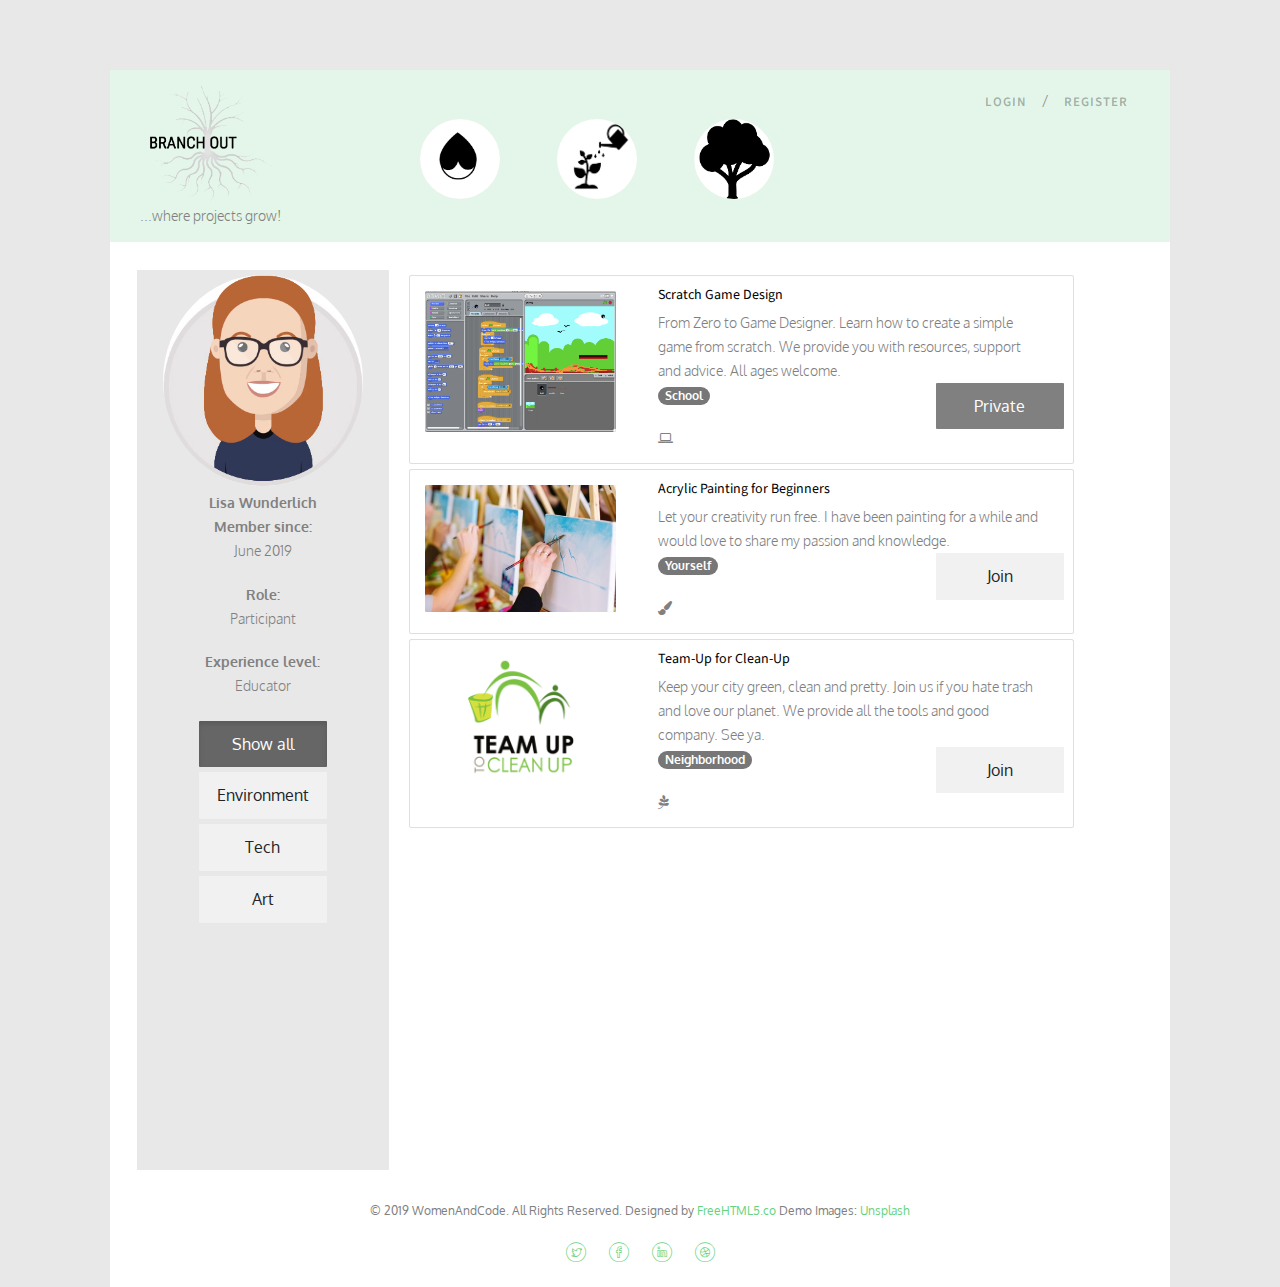
<file: projects.html>
<!DOCTYPE html>
<html>

<head>
    <!-- bootstrap css -->
    <link rel="stylesheet" href="https://stackpath.bootstrapcdn.com/bootstrap/4.3.1/css/bootstrap.min.css">
    <!-- fontawesome -->
    <link rel="stylesheet" href="https://cdnjs.cloudflare.com/ajax/libs/font-awesome/4.7.0/css/font-awesome.min.css">
    <!-- gogle fonts -->
    <link href="https://fonts.googleapis.com/css?family=Baloo&display=swap" rel="stylesheet">
    <!--popper-->
    <script src="https://cdnjs.cloudflare.com/ajax/libs/popper.js/1.12.9/umd/popper.min.js"></script>
    <!-- jquery -->
    <script src="https://ajax.googleapis.com/ajax/libs/jquery/3.4.1/jquery.min.js"></script>
    <!-- bootstrap js -->
    <script src="https://stackpath.bootstrapcdn.com/bootstrap/4.3.1/js/bootstrap.min.js"></script>
    <link rel="stylesheet" type="text/css" href="style/style.css">
    <link href="https://fonts.googleapis.com/css?family=Oxygen:300,400" rel="stylesheet">
    <link href="https://fonts.googleapis.com/css?family=Source+Sans+Pro:400,600,700" rel="stylesheet">
    <!-- Animate.css -->
    <link rel="stylesheet" href="css/animate.css">
    <!-- Icomoon Icon Fonts-->
    <link rel="stylesheet" href="css/icomoon.css">
    <!-- Bootstrap  -->
    <link rel="stylesheet" href="css/bootstrap.css">
    <!-- Magnific Popup -->
    <link rel="stylesheet" href="css/magnific-popup.css">
    <!-- Flexslider  -->
    <link rel="stylesheet" href="css/flexslider.css">
    <!-- Theme style  -->
    <link rel="stylesheet" href="css/style.css">
    <!-- Modernizr JS -->
    <script src="js/modernizr-2.6.2.min.js"></script>
    <title>Seed a Project</title>
</head>

<body>
    <div id="page">
        <nav class="fh5co-nav" role="navigation">
            <div class="container-wrap bg-two">
                <div class="top-menu">
                    <div class="row">
                        <div class="col-2">
                            <div id="fh5co-logo"><a href="index.html"><img src="Logo_Branchout.png" height="120px"></a></div>
                            <div class="descriptiontext">...where projects grow!</div>
                        </div>
                        <div class="col-7 text-center justify-content-center pt-4">
                            <ul>
                                <li><a href="seed.html"><img src="img/Seed.png" class="bg-one rounded-circle justify-content-center m-4" height="80px"></a></li>
                                <li><a href="projects.html"><img src="img/Grow.png" class="rounded-circle justify-content-center m-4" height="80px"></a></li>
                                <li><a href="archive.html"><img src="img/Tree.png" class="rounded-circle justify-content-center m-4" height="80px"></a></li>
                            </ul>
                        </div>
                        <div class="col-3 text-right menu-1">
                            <ul>
                                <li><a href="contact.html">Login</a></li> /
                                <li><a href="contact.html">Register</a></li>
                            </ul>
                        </div>
                    </div>
                </div>
            </div>
        </nav>
        <div class="container-wrap">
            <div id="fh5co-services">
                <div class="row">
                    <div class="sidenav text-center col-3 bg-one">
                        <div class="user">
                            <img class="img-user img-fluid rounded-circle mt-2" src="img/avatar2.jpg" alt="user image">
                            <p class="user-name mt-2 mb-0">Lisa Wunderlich</p>
                            <p class="user-since mb-0 font-weight-bold">Member since:</p>
                            <p class="user-since">June 2019</p>
                            <p class="user-since mb-0 font-weight-bold">Role:</p>
                            <p class="user-since">Participant</p>
                            <p class="user-since mb-0 font-weight-bold">Experience level:</p>
                            <p class="user-since">Educator</p>
                        </div>
                        <div class="myBtnContainer ">
                            <button class="btn active col-10 m-1" onclick="filterSelection('all')"> Show all</button>
                            <button class="btn col-10 m-1" onclick="filterSelection('environment')"> Environment</button>
                            <button class="btn col-10 m-1" onclick="filterSelection('tech')"> Tech</button>
                            <button class="btn col-10 m-1" onclick="filterSelection('art')"> Art</button>
                        </div>
                    </div>
                    <!-- Page content -->
                    <div class="main col-8">
                        
                        <!-- Project card 2 -->
                        <div class="container projectCard filterDiv tech m-2">
                            <div class="row">
                                <div class="card col-md-7">
                                    <div class="row">
                                        <div class="col-md-4 mt-4">
                                            <img src="images/Game.png" class="card-img d-block" alt="Project image">
                                        </div>
                                        <div class="col-md-8">
                                            <div class="card-body">
                                                <div class="row">
                                                    <div class="col-md-12">
                                                        <h5 class="card-title">Scratch Game Design</h5>
                                                    </div>
                                                </div>
                                                <div class="row">
                                                    <div class="col-md-12">
                                                        <p class="card-text">From Zero to Game Designer. Learn how to create a simple game from scratch. We provide you with resources, support and advice. All ages welcome.</p>
                                                    </div>
                                                </div>
                                                <div class="row">
                                                    <div class="col-md-8">
                                                        <p class="card-text">
                                                            <span class="badge badge-pill">School</span>
                                                        </p>
                                                        <i class="fa fa-laptop"></i>
                                                    </div>
                                                    <div class="col-md-2">
                                                        <p class="card-text">
                                                            <button type="button" class="btn btn-outline bg-red">Private</button>
                                                        </p>
                                                    </div>
                                                </div>
                                            </div>
                                        </div>
                                    </div>
                                </div>
                            </div>
                        </div>
                        <!-- Project card 3 -->
                        <div class="container projectCard filterDiv art m-2">
                            <div class="row">
                                <div class="card col-md-7">
                                    <div class="row">
                                        <div class="col-md-4 mt-4">
                                            <img src="images/painting.jpeg" class="card-img" alt="Project image">
                                        </div>
                                        <div class="col-md-8">
                                            <div class="card-body">
                                                <div class="row">
                                                    <div class="col-md-12">
                                                        <h5 class="card-title">Acrylic Painting for Beginners</h5>
                                                    </div>
                                                </div>
                                                <div class="row">
                                                    <div class="col-md-12">
                                                        <p class="card-text">Let your creativity run free. I have been painting for a while and would love to share my passion and knowledge. </p>
                                                    </div>
                                                </div>
                                                <div class="row">
                                                    <div class="col-md-8">
                                                        <p class="card-text">
                                                            <span class="badge badge-pill">Yourself</span>
                                                        </p>
                                                        <i class="fa fa-paint-brush"></i>
                                                    </div>
                                                    <div class="col-md-2">
                                                        <p class="card-text">
                                                            <button type="button" class="btn btn-outline">Join</button>
                                                        </p>
                                                    </div>
                                                </div>
                                            </div>
                                        </div>
                                    </div>
                                </div>
                            </div>
                        </div>
                        <!-- Project card 4 -->
                        <div class="container projectCard filterDiv environment m-2">
                            <div class="row">
                                <div class="card col-md-7">
                                    <div class="row">
                                        <div class="col-md-4 mt-4">
                                            <img src="images/teamup-cleanup-logo.png" class="card-img" alt="Project image">
                                        </div>
                                        <div class="col-md-8">
                                            <div class="card-body">
                                                <div class="row">
                                                    <div class="col-md-12">
                                                        <h5 class="card-title">Team-Up for Clean-Up </h5>
                                                    </div>
                                                </div>
                                                <div class="row">
                                                    <div class="col-md-12">
                                                        <p class="card-text">Keep your city green, clean and pretty. Join us if you hate trash and love our planet. We provide all the tools and good company. See ya. </p>
                                                    </div>
                                                </div>
                                                <div class="row">
                                                    <div class="col-md-8">
                                                        <p class="card-text">
                                                            <span class="badge badge-pill">Neighborhood</span>
                                                        </p>
                                                        <i class="fa fa-pagelines"></i>
                                                    </div>
                                                    <div class="col-md-2">
                                                        <p class="card-text">
                                                            <button type="button" class="btn btn-outline">Join</button>
                                                        </p>
                                                    </div>
                                                </div>
                                            </div>
                                        </div>
                                    </div>
                                </div>
                            </div>
                        </div>
                    </div>
                </div>
            </div>
            <!--Footer-->
            <div class="container-wrap">
                <div class="row copyright">
                    <div class="col-md-12 text-center">
                        <p>
                            <small class="block">&copy; 2019 WomenAndCode. All Rights Reserved.</small>
                            <small class="block">Designed by <a href="http://freehtml5.co/" target="_blank">FreeHTML5.co</a> Demo Images: <a href="http://unsplash.co/" target="_blank">Unsplash</a></small>
                        </p>
                        <p>
                            <ul class="fh5co-social-icons">
                                <li><a href="#"><i class="icon-twitter"></i></a></li>
                                <li><a href="#"><i class="icon-facebook"></i></a></li>
                                <li><a href="#"><i class="icon-linkedin"></i></a></li>
                                <li><a href="#"><i class="icon-dribbble"></i></a></li>
                            </ul>
                        </p>
                    </div>
                </div>
            </div>
            <script>
            filterSelection("all")

            function filterSelection(c) {
                var x, i;
                x = document.getElementsByClassName("filterDiv");
                if (c == "all") c = "";
                for (i = 0; i < x.length; i++) {
                    w3RemoveClass(x[i], "show");
                    if (x[i].className.indexOf(c) > -1) w3AddClass(x[i], "show");
                }
            }

            function w3AddClass(element, name) {
                var i, arr1, arr2;
                arr1 = element.className.split(" ");
                arr2 = name.split(" ");
                for (i = 0; i < arr2.length; i++) {
                    if (arr1.indexOf(arr2[i]) == -1) { element.className += " " + arr2[i]; }
                }
            }

            function w3RemoveClass(element, name) {
                var i, arr1, arr2;
                arr1 = element.className.split(" ");
                arr2 = name.split(" ");
                for (i = 0; i < arr2.length; i++) {
                    while (arr1.indexOf(arr2[i]) > -1) {
                        arr1.splice(arr1.indexOf(arr2[i]), 1);
                    }
                }
                element.className = arr1.join(" ");
            }

            // Add active class to the current button (highlight it)
            var btnContainer = document.getElementById("myBtnContainer");
            var btns = btnContainer.getElementsByClassName("btn");
            for (var i = 0; i < btns.length; i++) {
                btns[i].addEventListener("click", function() {
                    var current = document.getElementsByClassName("active");
                    current[0].className = current[0].className.replace(" active", "");
                    this.className += " active";
                });
            }
            </script>
</body>

</html>
</file>
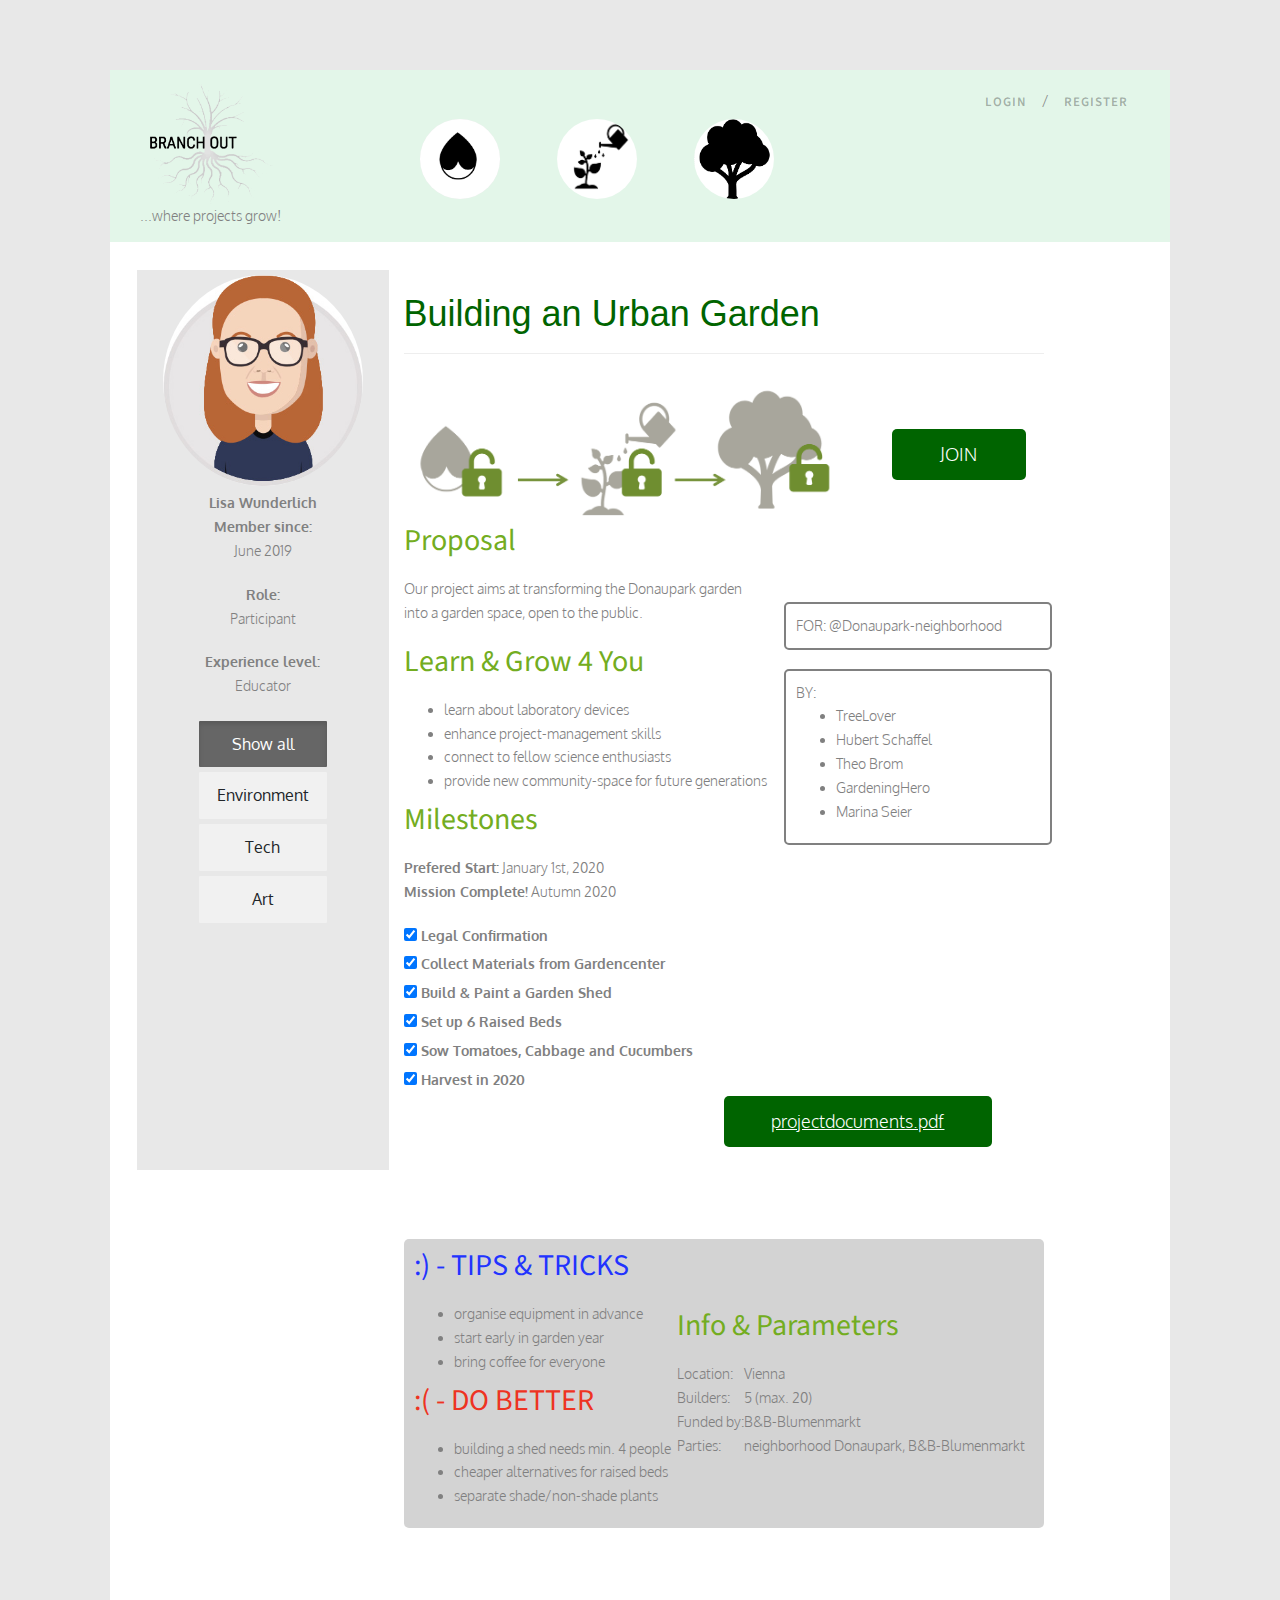
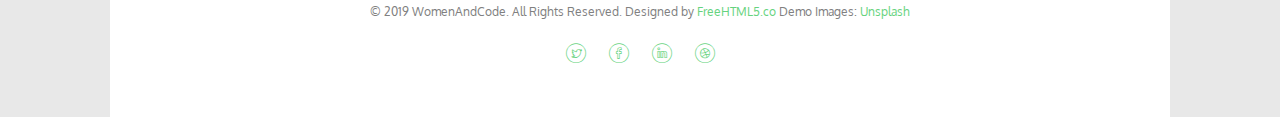
<file: projects_idea.html>
<!DOCTYPE html>
<html>

<head>
    <!-- bootstrap css -->
    <link rel="stylesheet" href="https://stackpath.bootstrapcdn.com/bootstrap/4.3.1/css/bootstrap.min.css">
    <!-- fontawesome -->
    <link rel="stylesheet" href="https://cdnjs.cloudflare.com/ajax/libs/font-awesome/4.7.0/css/font-awesome.min.css">
    <!-- gogle fonts -->
    <link href="https://fonts.googleapis.com/css?family=Baloo&display=swap" rel="stylesheet">
    <!--popper-->
    <script src="https://cdnjs.cloudflare.com/ajax/libs/popper.js/1.12.9/umd/popper.min.js"></script>
    <!-- jquery -->
    <script src="https://ajax.googleapis.com/ajax/libs/jquery/3.4.1/jquery.min.js"></script>
    <!-- bootstrap js -->
    <script src="https://stackpath.bootstrapcdn.com/bootstrap/4.3.1/js/bootstrap.min.js"></script>
    <link rel="stylesheet" type="text/css" href="style/style.css">
    <link href="https://fonts.googleapis.com/css?family=Oxygen:300,400" rel="stylesheet">
    <link href="https://fonts.googleapis.com/css?family=Source+Sans+Pro:400,600,700" rel="stylesheet">
    <!-- Animate.css -->
    <link rel="stylesheet" href="css/animate.css">
    <!-- Icomoon Icon Fonts-->
    <link rel="stylesheet" href="css/icomoon.css">
    <!-- Bootstrap  -->
    <link rel="stylesheet" href="css/bootstrap.css">
    <!-- Magnific Popup -->
    <link rel="stylesheet" href="css/magnific-popup.css">
    <!-- Flexslider  -->
    <link rel="stylesheet" href="css/flexslider.css">
    <!-- Theme style  -->
    <link rel="stylesheet" href="css/style.css">
    <!-- Modernizr JS -->
    <script src="js/modernizr-2.6.2.min.js"></script>
    <title>Seed a Project</title>
</head>

<body>
    <div id="page">
        <nav class="fh5co-nav" role="navigation">
            <div class="container-wrap bg-two">
                <div class="top-menu">
                    <div class="row">
                        <div class="col-2">
                            <div id="fh5co-logo"><a href="index.html"><img src="Logo_Branchout.png" height="120px"></a></div>
                            <div class="descriptiontext">...where projects grow!</div>
                        </div>
                        <div class="col-7 text-center justify-content-center pt-4">
                            <ul>
                                <li><a href="seed.html"><img src="img/Seed.png" class="bg-one rounded-circle justify-content-center m-4" height="80px"></a></li>
                                <li><a href="projects.html"><img src="img/Grow.png" class="rounded-circle justify-content-center m-4" height="80px"></a></li>
                                <li><a href="archive.html"><img src="img/Tree.png" class="rounded-circle justify-content-center m-4" height="80px"></a></li>
                            </ul>
                        </div>
                        <div class="col-3 text-right menu-1">
                            <ul>
                                <li><a href="contact.html">Login</a></li> /
                                <li><a href="contact.html">Register</a></li>
                            </ul>
                        </div>
                    </div>
                </div>
            </div>
        </nav>
        <div class="container-wrap">
            <div id="fh5co-services">
                <div class="row">
                    <div class="sidenav text-center col-3 bg-one">
                        <div class="user">
                            <img class="img-user img-fluid rounded-circle mt-2" src="img/avatar2.jpg" alt="user image">
                            <p class="user-name mt-2 mb-0">Lisa Wunderlich</p>
                            <p class="user-since mb-0 font-weight-bold">Member since:</p>
                            <p class="user-since">June 2019</p>
                            <p class="user-since mb-0 font-weight-bold">Role:</p>
                            <p class="user-since">Participant</p>
                            <p class="user-since mb-0 font-weight-bold">Experience level:</p>
                            <p class="user-since">Educator</p>
                        </div>
                        <div class="myBtnContainer ">
                            <button class="btn active col-10 m-1" onclick="filterSelection('all')"> Show all</button>
                            <button class="btn col-10 m-1" onclick="filterSelection('environment')"> Environment</button>
                            <button class="btn col-10 m-1" onclick="filterSelection('tech')"> Tech</button>
                            <button class="btn col-10 m-1" onclick="filterSelection('art')"> Art</button>
                        </div>
                    </div>
                    <!-- Page content -->
                    <div class="main col-8">
                       <br>
    <h1>Building an Urban Garden</h1>
    <hr>

    <p class="help">JOIN</p>

<p class="by">FOR: @Donaupark-neighborhood</p>
    <div class="from">BY: <ul>
        <li>TreeLover</li>
        <li>Hubert Schaffel</li>
        <li>Theo Brom</li>
        <li>GardeningHero</li>
        <li>Marina Seier</li>
    </ul>
</div>

    <img src="img/Unlocked.png" alt="Unlocked" height="150em">
    <h2>Proposal</h2>
    <p>Our project aims at transforming the Donaupark garden<br> into a garden space, open to the public.</p>
    
    <h2>Learn & Grow 4 You</h2>
    <p>
    <ul>
        <li>learn about laboratory devices</li>
        <li>enhance project-management skills</li>
        <li>connect to fellow science enthusiasts</li>
        <li>provide new community-space for future generations</li>
    </ul>
    
    

    <h2>Milestones</h2>
    <p><strong>Prefered Start:</strong>   January 1st, 2020
    <br><strong>Mission Complete!</strong>    Autumn 2020
    <br></p>
<div>
<label><input type="checkbox" name="goal" checked> Legal Confirmation</label>
<br>    
<label><input type="checkbox" name="goal" checked> Collect Materials from Gardencenter</label>
<br>    
<label><input type="checkbox" name="goal" checked> Build & Paint a Garden Shed</label><br>
<label><input type="checkbox" name="goal" checked> Set up 6 Raised Beds</label><br>
<label><input type="checkbox" name="goal" checked> Sow Tomatoes, Cabbage and Cucumbers</label><br>
<label><input type="checkbox" name="goal" checked> <strong>Harvest in 2020</strong></label>
</div>

    <p class="help2"><u>projectdocuments.pdf</u></p>
    <br>
    <br>
    <br>
    <br>
    <br>
    <br>
    <div class="infobox">
    <table style="width: 100%; align: center">
        <tr>
            <td>
                <h2 style="color:#2233FF;">:) - TIPS & TRICKS</h2>
                <p>
                    <ul>
                        <li>organise equipment in advance</li>
                        <li>start early in garden year</li>
                        <li>bring coffee for everyone</li>
                    </ul>
                    <h2 style="color:#EE3322;">:( - DO BETTER</h2>
                    <p>
                        <ul>
                            <li>building a shed needs min. 4 people</li>
                            <li>cheaper alternatives for raised beds</li>
                            <li>separate shade/non-shade plants</li>
                        </ul>
            </td>
            <td>
                <h2>Info & Parameters</h2>
                <table>
                    <tr>
                        <td>Location:</td>
                        <td>Vienna</td>
                    </tr>
                    <tr>
                        <td>Builders:</td>
                        <td>5 (max. 20)</td>
                    </tr>
                    <tr>
                        <td>Funded by:</td>
                        <td>B&B-Blumenmarkt</td>
                    </tr>
                    <tr>
                        <td>Parties:</td>
                        <td>neighborhood Donaupark, B&B-Blumenmarkt</td>
                    </tr>
                </table>
        </tr>
    </table>
</div>
<br>
<br>
<br>
</div>
            </div>
            <!--Footer-->
            <div class="container-wrap">
                <div class="row copyright">
                    <div class="col-md-12 text-center">
                        <p>
                            <small class="block">&copy; 2019 WomenAndCode. All Rights Reserved.</small>
                            <small class="block">Designed by <a href="http://freehtml5.co/" target="_blank">FreeHTML5.co</a> Demo Images: <a href="http://unsplash.co/" target="_blank">Unsplash</a></small>
                        </p>
                        <p>
                            <ul class="fh5co-social-icons">
                                <li><a href="#"><i class="icon-twitter"></i></a></li>
                                <li><a href="#"><i class="icon-facebook"></i></a></li>
                                <li><a href="#"><i class="icon-linkedin"></i></a></li>
                                <li><a href="#"><i class="icon-dribbble"></i></a></li>
                            </ul>
                        </p>
                    </div>
                </div>
            </div>
            <script>
            filterSelection("all")

            function filterSelection(c) {
                var x, i;
                x = document.getElementsByClassName("filterDiv");
                if (c == "all") c = "";
                for (i = 0; i < x.length; i++) {
                    w3RemoveClass(x[i], "show");
                    if (x[i].className.indexOf(c) > -1) w3AddClass(x[i], "show");
                }
            }

            function w3AddClass(element, name) {
                var i, arr1, arr2;
                arr1 = element.className.split(" ");
                arr2 = name.split(" ");
                for (i = 0; i < arr2.length; i++) {
                    if (arr1.indexOf(arr2[i]) == -1) { element.className += " " + arr2[i]; }
                }
            }

            function w3RemoveClass(element, name) {
                var i, arr1, arr2;
                arr1 = element.className.split(" ");
                arr2 = name.split(" ");
                for (i = 0; i < arr2.length; i++) {
                    while (arr1.indexOf(arr2[i]) > -1) {
                        arr1.splice(arr1.indexOf(arr2[i]), 1);
                    }
                }
                element.className = arr1.join(" ");
            }

            // Add active class to the current button (highlight it)
            var btnContainer = document.getElementById("myBtnContainer");
            var btns = btnContainer.getElementsByClassName("btn");
            for (var i = 0; i < btns.length; i++) {
                btns[i].addEventListener("click", function() {
                    var current = document.getElementsByClassName("active");
                    current[0].className = current[0].className.replace(" active", "");
                    this.className += " active";
                });
            }
            </script>
</body>

</html>
</file>
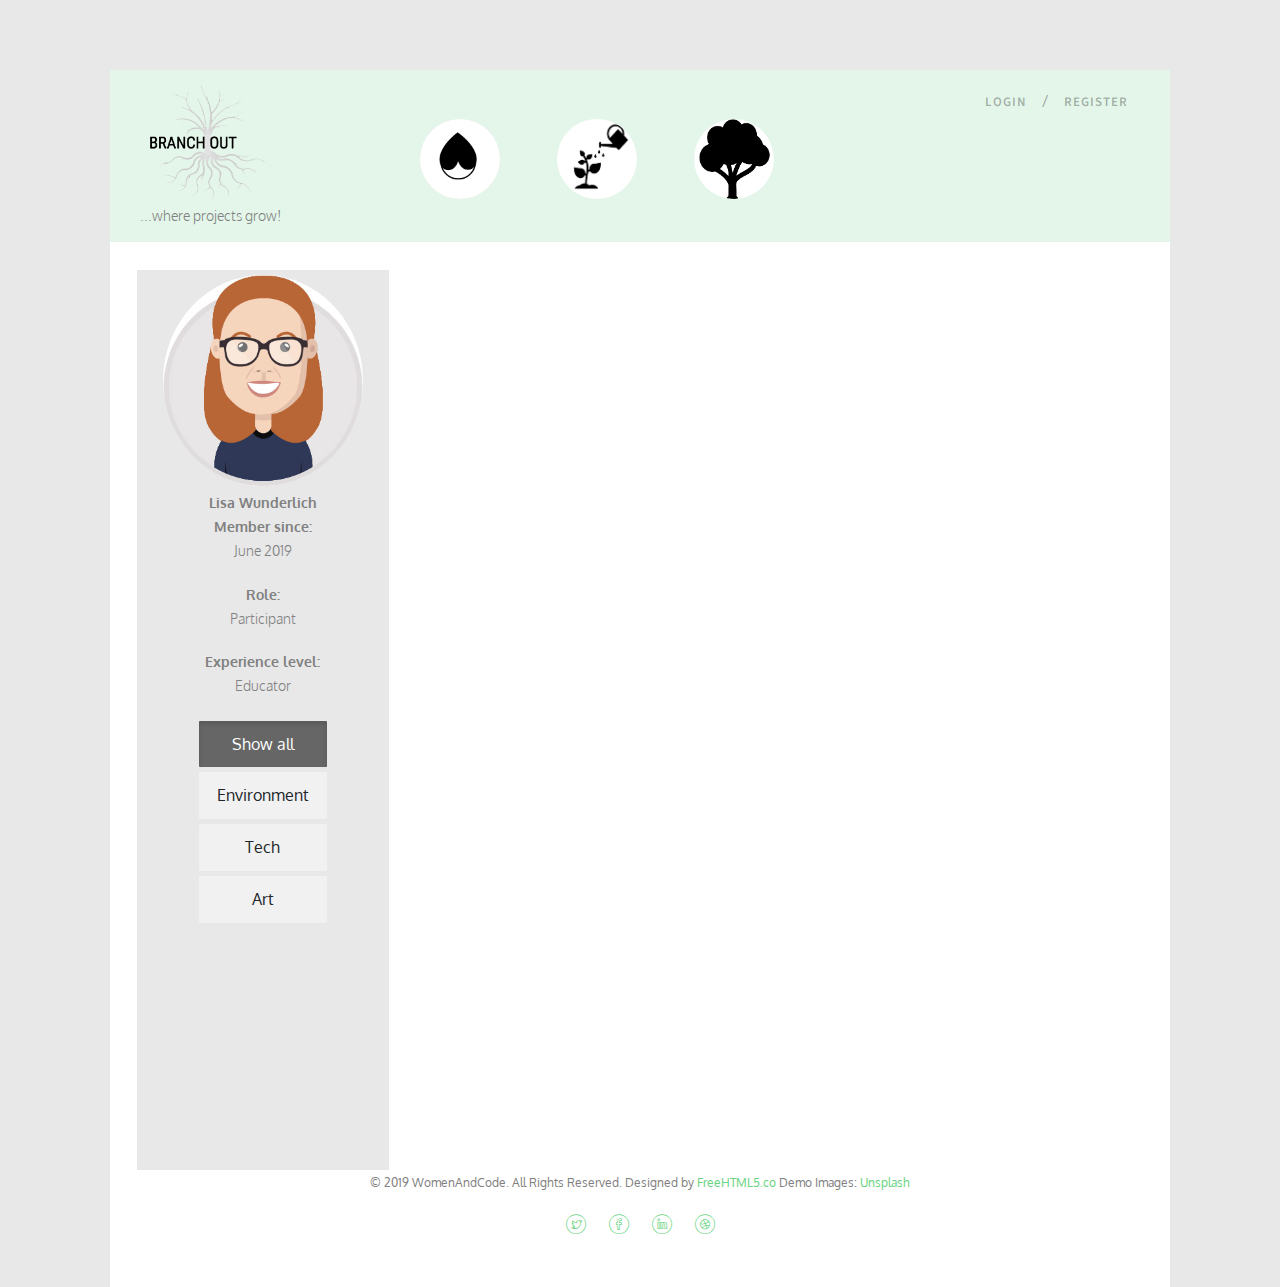
<file: seed.html>
<!DOCTYPE html>
<html>

<head>
    <!-- bootstrap css -->
    <link rel="stylesheet" href="https://stackpath.bootstrapcdn.com/bootstrap/4.3.1/css/bootstrap.min.css">
    <!-- fontawesome -->
    <link rel="stylesheet" href="https://cdnjs.cloudflare.com/ajax/libs/font-awesome/4.7.0/css/font-awesome.min.css">
    <!-- gogle fonts -->
    <link href="https://fonts.googleapis.com/css?family=Baloo&display=swap" rel="stylesheet">
    <!--popper-->
    <script src="https://cdnjs.cloudflare.com/ajax/libs/popper.js/1.12.9/umd/popper.min.js"></script>
    <!-- jquery -->
    <script src="https://ajax.googleapis.com/ajax/libs/jquery/3.4.1/jquery.min.js"></script>
    <!-- bootstrap js -->
    <script src="https://stackpath.bootstrapcdn.com/bootstrap/4.3.1/js/bootstrap.min.js"></script>
    <link rel="stylesheet" type="text/css" href="style/style.css">
    <link href="https://fonts.googleapis.com/css?family=Oxygen:300,400" rel="stylesheet">
    <link href="https://fonts.googleapis.com/css?family=Source+Sans+Pro:400,600,700" rel="stylesheet">
    <!-- Animate.css -->
    <link rel="stylesheet" href="css/animate.css">
    <!-- Icomoon Icon Fonts-->
    <link rel="stylesheet" href="css/icomoon.css">
    <!-- Bootstrap  -->
    <link rel="stylesheet" href="css/bootstrap.css">
    <!-- Magnific Popup -->
    <link rel="stylesheet" href="css/magnific-popup.css">
    <!-- Flexslider  -->
    <link rel="stylesheet" href="css/flexslider.css">
    <!-- Theme style  -->
    <link rel="stylesheet" href="css/style.css">
    <!-- Modernizr JS -->
    <script src="js/modernizr-2.6.2.min.js"></script>
    <title>Seed a Project</title>
</head>

<body>
    <div id="page">
        <nav class="fh5co-nav" role="navigation">
            <div class="container-wrap bg-two">
                <div class="top-menu">
                    <div class="row">
                        <div class="col-2">
                            <div id="fh5co-logo"><a href="index.html"><img src="Logo_Branchout.png" height="120px"></a></div>
                            <div class="descriptiontext">...where projects grow!</div>
                        </div>
                        <div class="col-7 text-center justify-content-center pt-4">
                            <ul>
                                <li><a href="seed.html"><img src="img/Seed.png" class="bg-one rounded-circle justify-content-center m-4" height="80px"></a></li>
                                <li><a href="projects.html"><img src="img/Grow.png" class="rounded-circle justify-content-center m-4" height="80px"></a></li>
                                <li><a href="archive.html"><img src="img/Tree.png" class="rounded-circle justify-content-center m-4" height="80px"></a></li>
                            </ul>
                        </div>
                        <div class="col-3 text-right menu-1">
                            <ul>
                                <li><a href="contact.html">Login</a></li> /
                                <li><a href="contact.html">Register</a></li>
                            </ul>
                        </div>
                    </div>
                </div>
            </div>
        </nav>
        <div class="container-wrap">
            <div id="fh5co-services">
                <div class="row">
                    <div class="sidenav text-center col-3 bg-one">
                        <div class="user">
                            <img class="img-user img-fluid rounded-circle mt-2" src="img/avatar2.jpg" alt="user image">
                            <p class="user-name mt-2 mb-0">Lisa Wunderlich</p>
                            <p class="user-since mb-0 font-weight-bold">Member since:</p>
                            <p class="user-since">June 2019</p>
                            <p class="user-since mb-0 font-weight-bold">Role:</p>
                            <p class="user-since">Participant</p>
                            <p class="user-since mb-0 font-weight-bold">Experience level:</p>
                            <p class="user-since">Educator</p>
                        </div>
                        <div class="myBtnContainer ">
                            <button class="btn active col-10 m-1" onclick="filterSelection('all')"> Show all</button>
                            <button class="btn col-10 m-1" onclick="filterSelection('environment')"> Environment</button>
                            <button class="btn col-10 m-1" onclick="filterSelection('tech')"> Tech</button>
                            <button class="btn col-10 m-1" onclick="filterSelection('art')"> Art</button>
                        </div>
                    </div>
                    <!-- Page content -->
                    <div class="main col-8">
                    </div>
                    <!--Footer-->
                    <div class="container-wrap">
                        <div class="row copyright">
                            <div class="col-md-12 text-center">
                                <p>
                                    <small class="block">&copy; 2019 WomenAndCode. All Rights Reserved.</small>
                                    <small class="block">Designed by <a href="http://freehtml5.co/" target="_blank">FreeHTML5.co</a> Demo Images: <a href="http://unsplash.co/" target="_blank">Unsplash</a></small>
                                </p>
                                <p>
                                    <ul class="fh5co-social-icons">
                                        <li><a href="#"><i class="icon-twitter"></i></a></li>
                                        <li><a href="#"><i class="icon-facebook"></i></a></li>
                                        <li><a href="#"><i class="icon-linkedin"></i></a></li>
                                        <li><a href="#"><i class="icon-dribbble"></i></a></li>
                                    </ul>
                                </p>
                            </div>
                        </div>
                    </div>
                    <script>
                    filterSelection("all")

                    function filterSelection(c) {
                        var x, i;
                        x = document.getElementsByClassName("filterDiv");
                        if (c == "all") c = "";
                        for (i = 0; i < x.length; i++) {
                            w3RemoveClass(x[i], "show");
                            if (x[i].className.indexOf(c) > -1) w3AddClass(x[i], "show");
                        }
                    }

                    function w3AddClass(element, name) {
                        var i, arr1, arr2;
                        arr1 = element.className.split(" ");
                        arr2 = name.split(" ");
                        for (i = 0; i < arr2.length; i++) {
                            if (arr1.indexOf(arr2[i]) == -1) { element.className += " " + arr2[i]; }
                        }
                    }

                    function w3RemoveClass(element, name) {
                        var i, arr1, arr2;
                        arr1 = element.className.split(" ");
                        arr2 = name.split(" ");
                        for (i = 0; i < arr2.length; i++) {
                            while (arr1.indexOf(arr2[i]) > -1) {
                                arr1.splice(arr1.indexOf(arr2[i]), 1);
                            }
                        }
                        element.className = arr1.join(" ");
                    }

                    // Add active class to the current button (highlight it)
                    var btnContainer = document.getElementById("myBtnContainer");
                    var btns = btnContainer.getElementsByClassName("btn");
                    for (var i = 0; i < btns.length; i++) {
                        btns[i].addEventListener("click", function() {
                            var current = document.getElementsByClassName("active");
                            current[0].className = current[0].className.replace(" active", "");
                            this.className += " active";
                        });
                    }
                    </script>
</body>

</html>
</file>
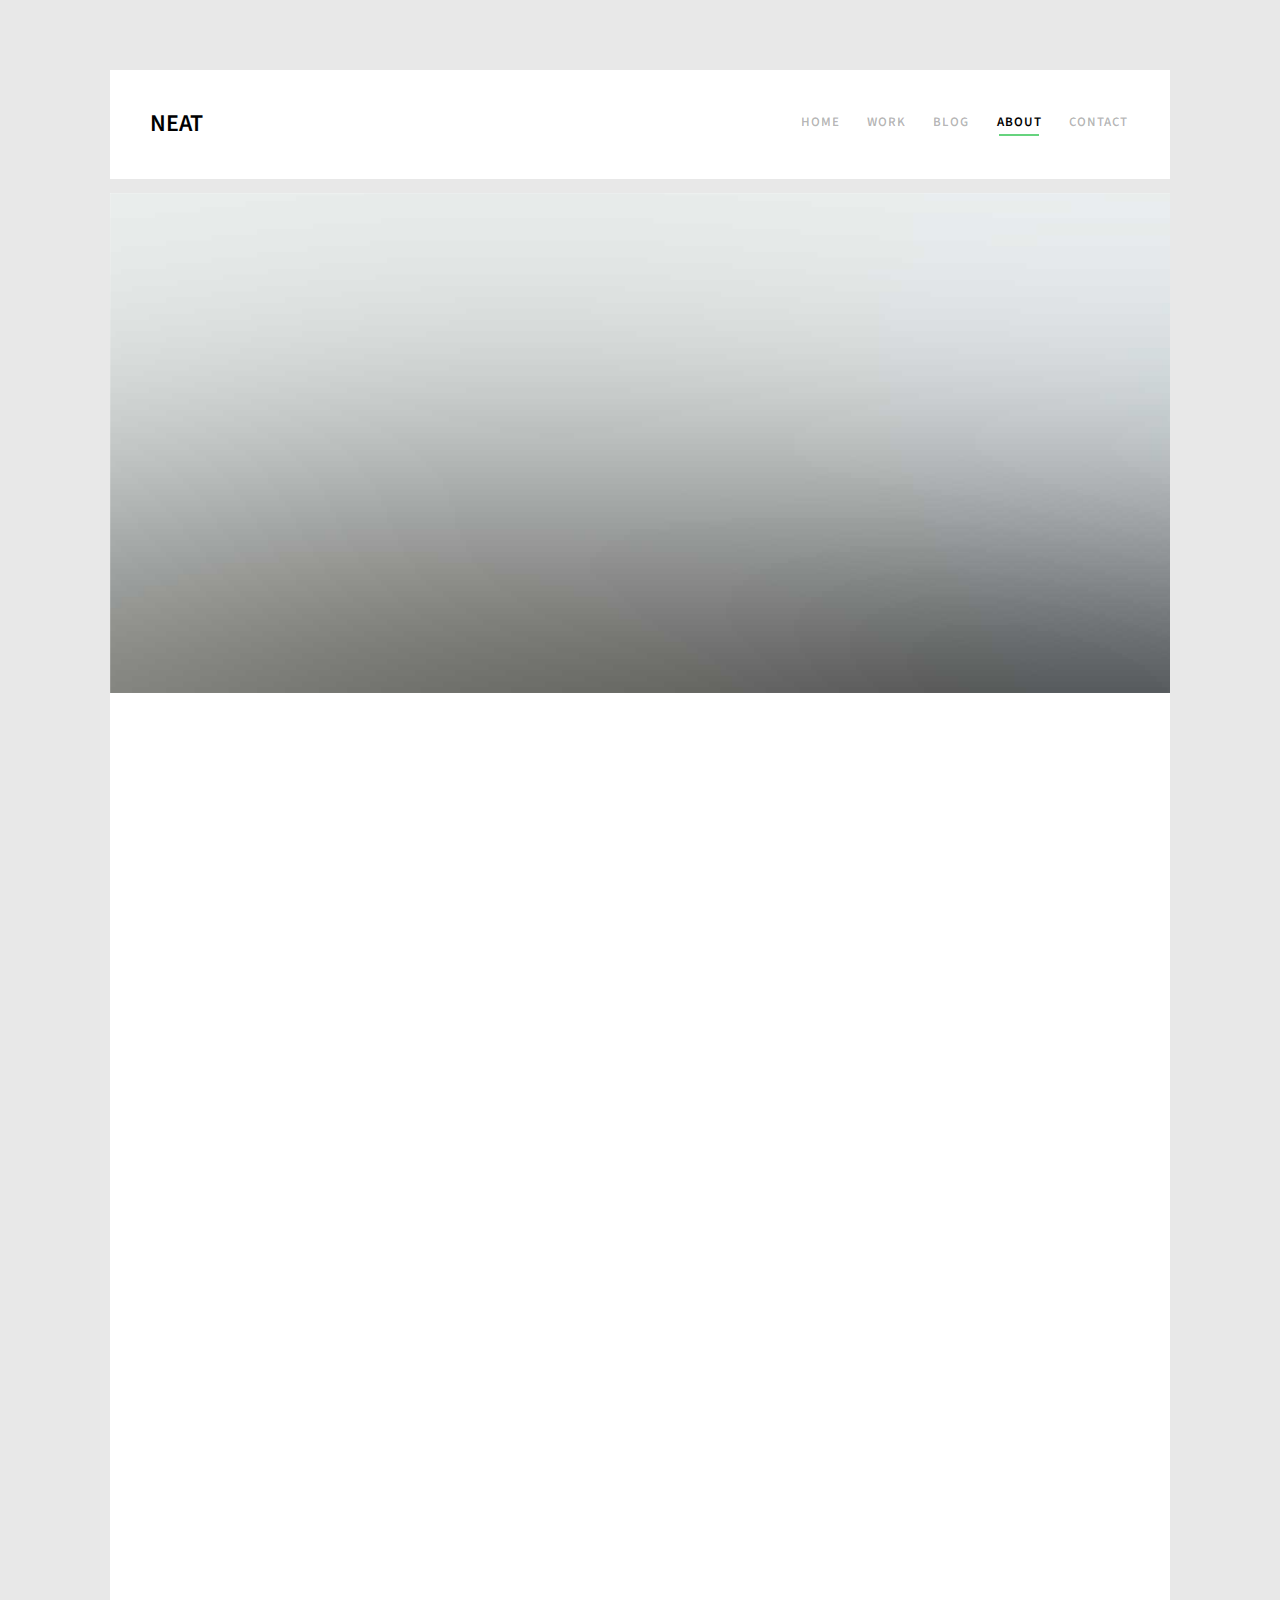
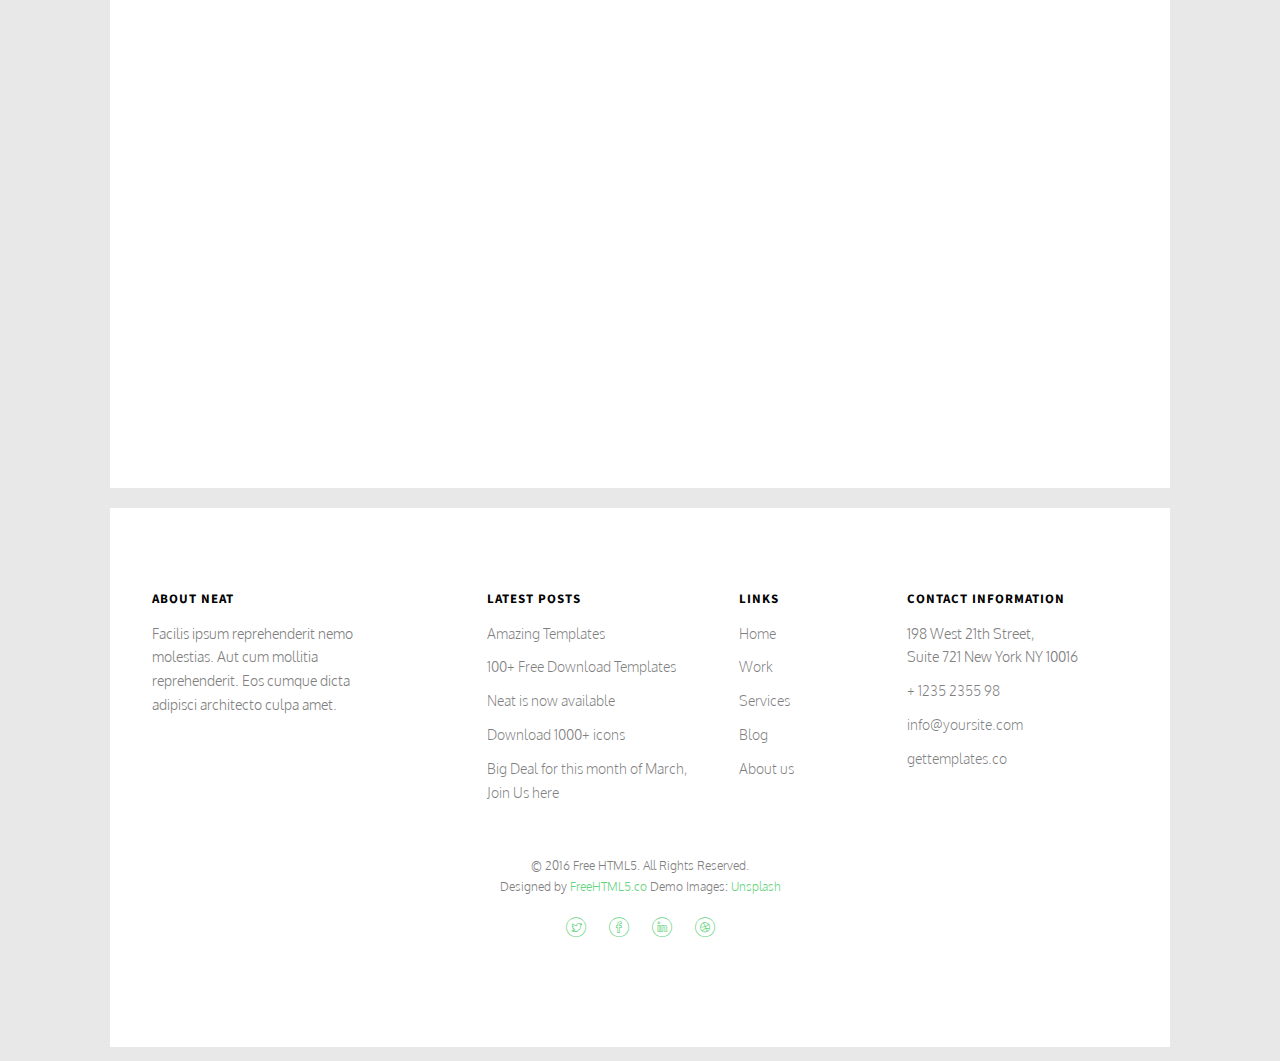
<file: css_template/about.html>
<!DOCTYPE HTML>
<html>
	<head>
	<meta charset="utf-8">
	<meta http-equiv="X-UA-Compatible" content="IE=edge">
	<title>Neat &mdash; Free Website Template, Free HTML5 Template by freehtml5.co</title>
	<meta name="viewport" content="width=device-width, initial-scale=1">
	<meta name="description" content="Free HTML5 Website Template by freehtml5.co" />
	<meta name="keywords" content="free website templates, free html5, free template, free bootstrap, free website template, html5, css3, mobile first, responsive" />
	<meta name="author" content="freehtml5.co" />

	<!-- 
	//////////////////////////////////////////////////////

	FREE HTML5 TEMPLATE 
	DESIGNED & DEVELOPED by FreeHTML5.co
		
	Website: 		http://freehtml5.co/
	Email: 			info@freehtml5.co
	Twitter: 		http://twitter.com/fh5co
	Facebook: 		https://www.facebook.com/fh5co

	//////////////////////////////////////////////////////
	 -->

  	<!-- Facebook and Twitter integration -->
	<meta property="og:title" content=""/>
	<meta property="og:image" content=""/>
	<meta property="og:url" content=""/>
	<meta property="og:site_name" content=""/>
	<meta property="og:description" content=""/>
	<meta name="twitter:title" content="" />
	<meta name="twitter:image" content="" />
	<meta name="twitter:url" content="" />
	<meta name="twitter:card" content="" />

	<link href="https://fonts.googleapis.com/css?family=Oxygen:300,400" rel="stylesheet">
	<link href="https://fonts.googleapis.com/css?family=Source+Sans+Pro:400,600,700" rel="stylesheet">
	
	<!-- Animate.css -->
	<link rel="stylesheet" href="css/animate.css">
	<!-- Icomoon Icon Fonts-->
	<link rel="stylesheet" href="css/icomoon.css">
	<!-- Bootstrap  -->
	<link rel="stylesheet" href="css/bootstrap.css">

	<!-- Magnific Popup -->
	<link rel="stylesheet" href="css/magnific-popup.css">

	<!-- Flexslider  -->
	<link rel="stylesheet" href="css/flexslider.css">

	<!-- Theme style  -->
	<link rel="stylesheet" href="css/style.css">

	<!-- Modernizr JS -->
	<script src="js/modernizr-2.6.2.min.js"></script>
	<!-- FOR IE9 below -->
	<!--[if lt IE 9]>
	<script src="js/respond.min.js"></script>
	<![endif]-->

	</head>
	<body>
		
	<div class="fh5co-loader"></div>
	
	<div id="page">
	<nav class="fh5co-nav" role="navigation">
		<div class="container-wrap">
			<div class="top-menu">
				<div class="row">
					<div class="col-xs-2">
						<div id="fh5co-logo"><a href="index.html">Neat</a></div>
					</div>
					<div class="col-xs-10 text-right menu-1">
						<ul>
							<li><a href="index.html">Home</a></li>
							<li><a href="work.html">Work</a></li>
							<li class="has-dropdown">
								<a href="blog.html">Blog</a>
								<ul class="dropdown">
									<li><a href="#">Web Design</a></li>
									<li><a href="#">eCommerce</a></li>
									<li><a href="#">Branding</a></li>
									<li><a href="#">API</a></li>
								</ul>
							</li>
							<li class="active"><a href="about.html">About</a></li>
							<li><a href="contact.html">Contact</a></li>
						</ul>
					</div>
				</div>
				
			</div>
		</div>
	</nav>
	<div class="container-wrap">
		<aside id="fh5co-hero">
			<div class="flexslider">
				<ul class="slides">
			   	<li style="background-image: url(images/img_bg_3.jpg);">
			   		<div class="overlay-gradient"></div>
			   		<div class="container-fluids">
			   			<div class="row">
				   			<div class="col-md-6 col-md-offset-3 slider-text slider-text-bg">
				   				<div class="slider-text-inner text-center">
				   					<h1>About</h1>
										<h2>Free html5 templates Made by <a href="http://freehtml5.co/" target="_blank">freehtml5.co</a></h2>
				   				</div>
				   			</div>
				   		</div>
			   		</div>
			   	</li>		   	
			  	</ul>
		  	</div>
		</aside>		
		<div id="fh5co-about">
			<div class="row animate-box">
				<div class="col-md-6 col-md-offset-3 text-center heading-section">
					<h3>Our History</h3>
					<p>Far far away, behind the word mountains, far from the countries Vokalia and Consonantia, there live the blind texts.</p>
				</div>
			</div>

			<div class="row">
				<div class="col-md-10 col-md-offset-1 text-center animate-box">
					<p><img src="images/cover_bg_3.jpg" alt="Free HTML5 Bootstrap Template" class="img-responsive"></p>
				</div>
				<div class="col-md-8 col-md-offset-2 text-center animate-box">
					<div class="about-desc">
						<h3>Hi! I'm Kathy</h3>
						<p>I am a French Designer. Facilis ipsum reprehenderit nemo molestias. Aut cum mollitia reprehenderit. Eos cumque dicta adipisci architecto culpa amet. Dignissimos asperiores vitae velit veniam totam fuga molestias accusamus alias autem provident. Odit ab aliquam dolor eius.</p>
						<p>
							<ul class="fh5co-social-icons">
								<li><a href="#"><i class="icon-twitter"></i></a></li>
								<li><a href="#"><i class="icon-facebook"></i></a></li>
								<li><a href="#"><i class="icon-linkedin"></i></a></li>
								<li><a href="#"><i class="icon-dribbble"></i></a></li>
							</ul>
						</p>
					</div>
				</div>
			</div>
		</div>
	</div><!-- END container-wrap -->

	<div class="container-wrap">
		<footer id="fh5co-footer" role="contentinfo">
			<div class="row">
				<div class="col-md-3 fh5co-widget">
					<h4>About Neat</h4>
					<p>Facilis ipsum reprehenderit nemo molestias. Aut cum mollitia reprehenderit. Eos cumque dicta adipisci architecto culpa amet.</p>
				</div>
				<div class="col-md-3 col-md-push-1">
					<h4>Latest Posts</h4>
					<ul class="fh5co-footer-links">
						<li><a href="#">Amazing Templates</a></li>
						<li><a href="#">100+ Free Download Templates</a></li>
						<li><a href="#">Neat is now available</a></li>
						<li><a href="#">Download 1000+ icons</a></li>
						<li><a href="#">Big Deal for this month of March, Join Us here</a></li>
					</ul>
				</div>

				<div class="col-md-3 col-md-push-1">
					<h4>Links</h4>
					<ul class="fh5co-footer-links">
						<li><a href="#">Home</a></li>
						<li><a href="#">Work</a></li>
						<li><a href="#">Services</a></li>
						<li><a href="#">Blog</a></li>
						<li><a href="#">About us</a></li>
					</ul>
				</div>

				<div class="col-md-3">
					<h4>Contact Information</h4>
					<ul class="fh5co-footer-links">
						<li>198 West 21th Street, <br> Suite 721 New York NY 10016</li>
						<li><a href="tel://1234567920">+ 1235 2355 98</a></li>
						<li><a href="mailto:info@yoursite.com">info@yoursite.com</a></li>
						<li><a href="http://gettemplates.co">gettemplates.co</a></li>
					</ul>
				</div>

			</div>

			<div class="row copyright">
				<div class="col-md-12 text-center">
					<p>
						<small class="block">&copy; 2016 Free HTML5. All Rights Reserved.</small> 
						<small class="block">Designed by <a href="http://freehtml5.co/" target="_blank">FreeHTML5.co</a> Demo Images: <a href="http://unsplash.co/" target="_blank">Unsplash</a></small>
					</p>
					<p>
						<ul class="fh5co-social-icons">
							<li><a href="#"><i class="icon-twitter"></i></a></li>
							<li><a href="#"><i class="icon-facebook"></i></a></li>
							<li><a href="#"><i class="icon-linkedin"></i></a></li>
							<li><a href="#"><i class="icon-dribbble"></i></a></li>
						</ul>
					</p>
				</div>
			</div>
		</footer>
	</div><!-- END container-wrap -->
	</div>

	<div class="gototop js-top">
		<a href="#" class="js-gotop"><i class="icon-arrow-up2"></i></a>
	</div>
	
	<!-- jQuery -->
	<script src="js/jquery.min.js"></script>
	<!-- jQuery Easing -->
	<script src="js/jquery.easing.1.3.js"></script>
	<!-- Bootstrap -->
	<script src="js/bootstrap.min.js"></script>
	<!-- Waypoints -->
	<script src="js/jquery.waypoints.min.js"></script>
	<!-- Flexslider -->
	<script src="js/jquery.flexslider-min.js"></script>
	<!-- Magnific Popup -->
	<script src="js/jquery.magnific-popup.min.js"></script>
	<script src="js/magnific-popup-options.js"></script>
	<!-- Counters -->
	<script src="js/jquery.countTo.js"></script>
	<!-- Main -->
	<script src="js/main.js"></script>

	</body>
</html>
</file>
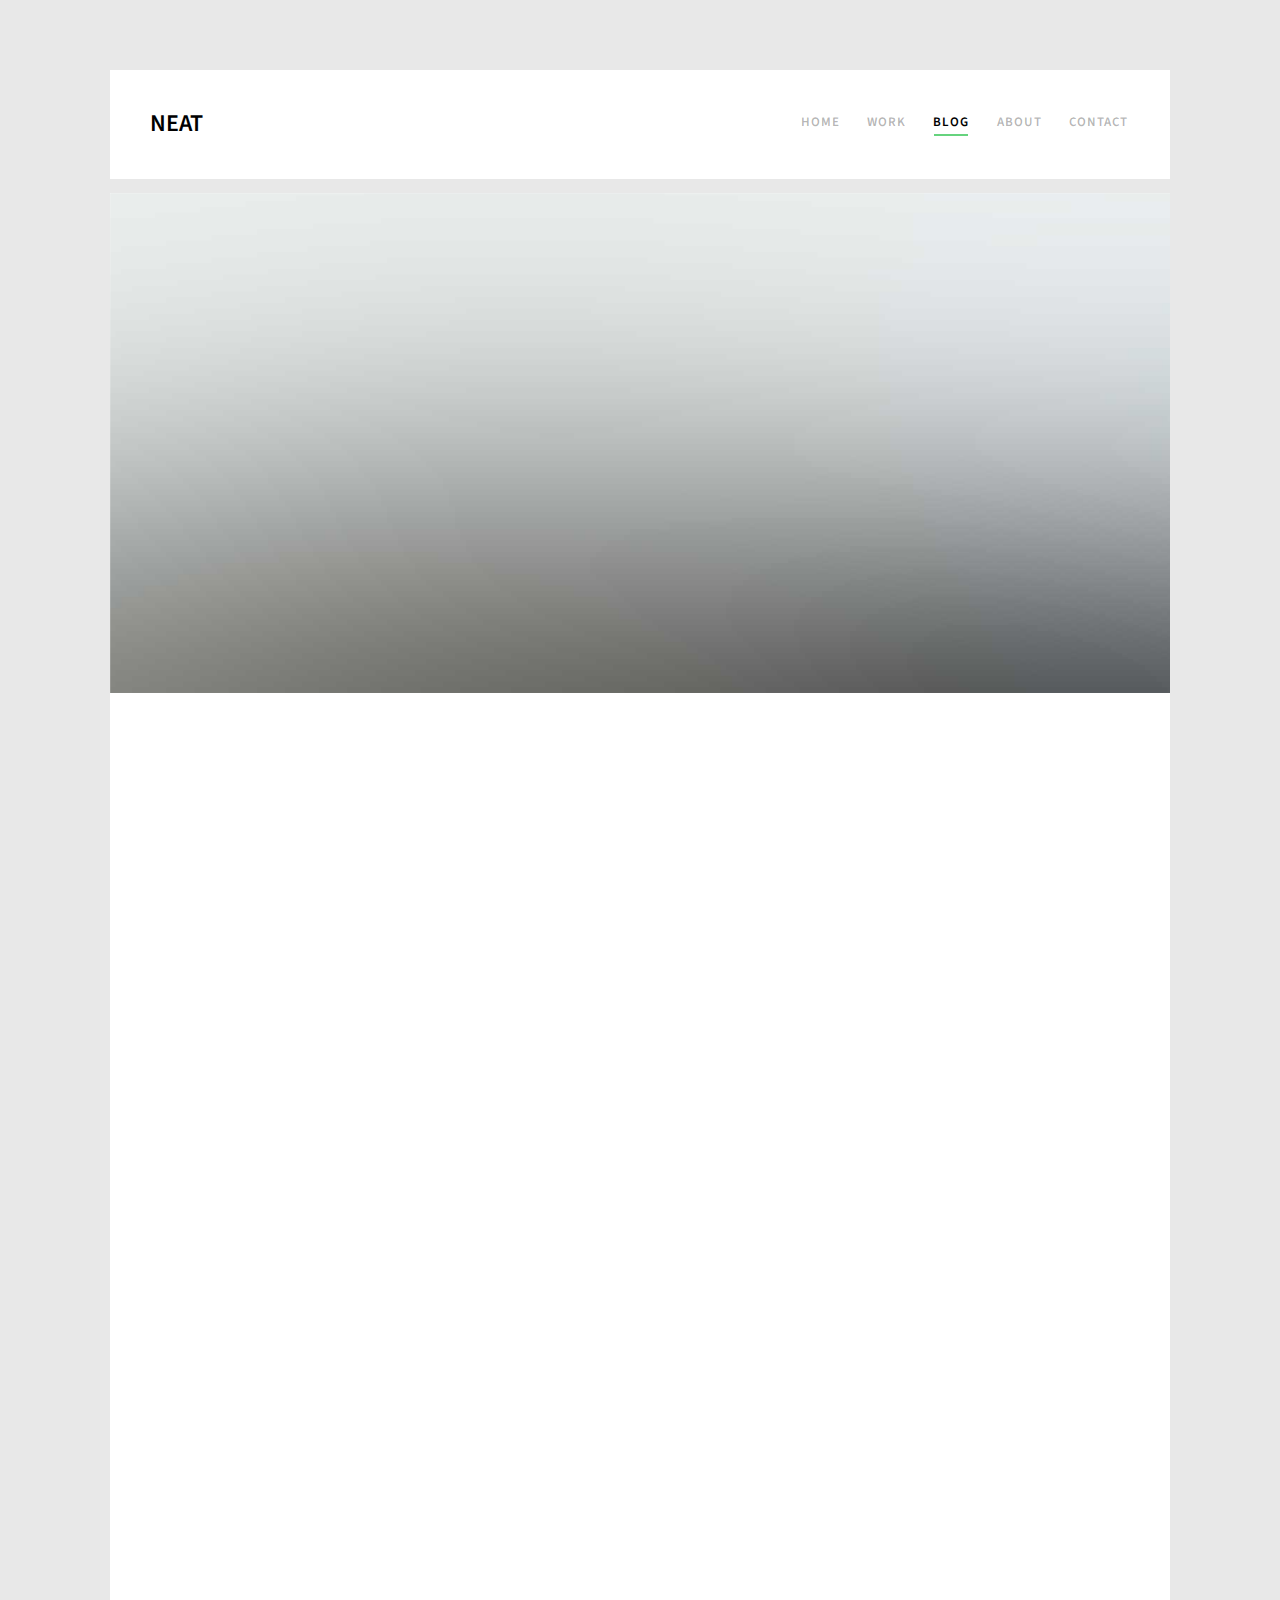
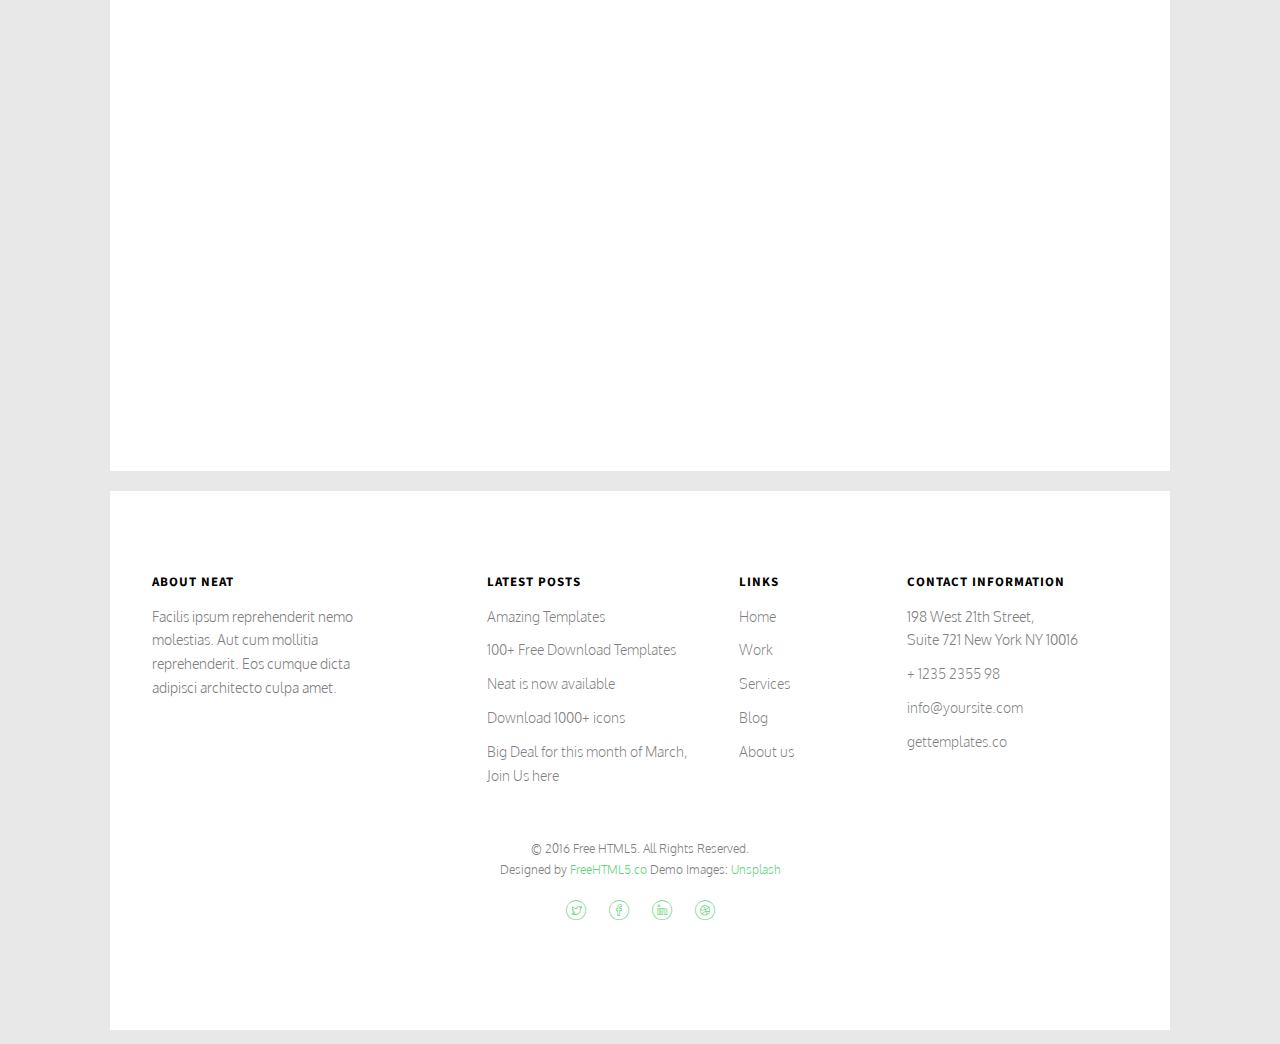
<file: css_template/blog.html>
<!DOCTYPE HTML>
<html>
	<head>
	<meta charset="utf-8">
	<meta http-equiv="X-UA-Compatible" content="IE=edge">
	<title>Neat &mdash; Free Website Template, Free HTML5 Template by freehtml5.co</title>
	<meta name="viewport" content="width=device-width, initial-scale=1">
	<meta name="description" content="Free HTML5 Website Template by freehtml5.co" />
	<meta name="keywords" content="free website templates, free html5, free template, free bootstrap, free website template, html5, css3, mobile first, responsive" />
	<meta name="author" content="freehtml5.co" />

	<!-- 
	//////////////////////////////////////////////////////

	FREE HTML5 TEMPLATE 
	DESIGNED & DEVELOPED by FreeHTML5.co
		
	Website: 		http://freehtml5.co/
	Email: 			info@freehtml5.co
	Twitter: 		http://twitter.com/fh5co
	Facebook: 		https://www.facebook.com/fh5co

	//////////////////////////////////////////////////////
	 -->

  	<!-- Facebook and Twitter integration -->
	<meta property="og:title" content=""/>
	<meta property="og:image" content=""/>
	<meta property="og:url" content=""/>
	<meta property="og:site_name" content=""/>
	<meta property="og:description" content=""/>
	<meta name="twitter:title" content="" />
	<meta name="twitter:image" content="" />
	<meta name="twitter:url" content="" />
	<meta name="twitter:card" content="" />

	<link href="https://fonts.googleapis.com/css?family=Oxygen:300,400" rel="stylesheet">
	<link href="https://fonts.googleapis.com/css?family=Source+Sans+Pro:400,600,700" rel="stylesheet">
	
	<!-- Animate.css -->
	<link rel="stylesheet" href="css/animate.css">
	<!-- Icomoon Icon Fonts-->
	<link rel="stylesheet" href="css/icomoon.css">
	<!-- Bootstrap  -->
	<link rel="stylesheet" href="css/bootstrap.css">

	<!-- Magnific Popup -->
	<link rel="stylesheet" href="css/magnific-popup.css">

	<!-- Flexslider  -->
	<link rel="stylesheet" href="css/flexslider.css">

	<!-- Theme style  -->
	<link rel="stylesheet" href="css/style.css">

	<!-- Modernizr JS -->
	<script src="js/modernizr-2.6.2.min.js"></script>
	<!-- FOR IE9 below -->
	<!--[if lt IE 9]>
	<script src="js/respond.min.js"></script>
	<![endif]-->

	</head>
	<body>
		
	<div class="fh5co-loader"></div>
	
	<div id="page">
	<nav class="fh5co-nav" role="navigation">
		<div class="container-wrap">
			<div class="top-menu">
				<div class="row">
					<div class="col-xs-2">
						<div id="fh5co-logo"><a href="index.html">Neat</a></div>
					</div>
					<div class="col-xs-10 text-right menu-1">
						<ul>
							<li><a href="index.html">Home</a></li>
							<li><a href="work.html">Work</a></li>
							<li class="has-dropdown active">
								<a href="blog.html">Blog</a>
								<ul class="dropdown">
									<li><a href="#">Web Design</a></li>
									<li><a href="#">eCommerce</a></li>
									<li><a href="#">Branding</a></li>
									<li><a href="#">API</a></li>
								</ul>
							</li>
							<li><a href="about.html">About</a></li>
							<li><a href="contact.html">Contact</a></li>
						</ul>
					</div>
				</div>
				
			</div>
		</div>
	</nav>
	<div class="container-wrap">
		<aside id="fh5co-hero">
			<div class="flexslider">
				<ul class="slides">
			   	<li style="background-image: url(images/img_bg_3.jpg);">
			   		<div class="overlay-gradient"></div>
			   		<div class="container-fluids">
			   			<div class="row">
				   			<div class="col-md-6 col-md-offset-3 slider-text slider-text-bg">
				   				<div class="slider-text-inner text-center">
				   					<h1>Blog</h1>
										<h2>Free html5 templates Made by <a href="http://freehtml5.co/" target="_blank">freehtml5.co</a></h2>
				   				</div>
				   			</div>
				   		</div>
			   		</div>
			   	</li>		   	
			  	</ul>
		  	</div>
		</aside>		
		<div id="fh5co-blog">
			<div class="row">
				<div class="col-md-4">
					<div class="fh5co-blog animate-box">
						<a href="#" class="blog-bg" style="background-image: url(images/blog-1.jpg);"></a>
						<div class="blog-text">
							<span class="posted_on">Feb. 15th 2016</span>
							<h3><a href="#">Photoshoot On The Street</a></h3>
							<p>Far far away, behind the word mountains, far from the countries Vokalia and Consonantia, there live the blind texts.</p>
							<ul class="stuff">
								<li><i class="icon-heart3"></i>249</li>
								<li><i class="icon-eye2"></i>1,308</li>
								<li><a href="#">Read More<i class="icon-arrow-right22"></i></a></li>
							</ul>
						</div> 
					</div>
				</div>
				<div class="col-md-4">
					<div class="fh5co-blog animate-box">
						<a href="#" class="blog-bg" style="background-image: url(images/blog-2.jpg);"></a>
						<div class="blog-text">
							<span class="posted_on">Feb. 15th 2016</span>
							<h3><a href="#">Surfing at Philippines</a></h3>
							<p>Far far away, behind the word mountains, far from the countries Vokalia and Consonantia, there live the blind texts.</p>
							<ul class="stuff">
								<li><i class="icon-heart3"></i>249</li>
								<li><i class="icon-eye2"></i>1,308</li>
								<li><a href="#">Read More<i class="icon-arrow-right22"></i></a></li>
							</ul>
						</div> 
					</div>
				</div>
				<div class="col-md-4">
					<div class="fh5co-blog animate-box">
						<a href="#" class="blog-bg" style="background-image: url(images/blog-3.jpg);"></a>
						<div class="blog-text">
							<span class="posted_on">Feb. 15th 2016</span>
							<h3><a href="#">Focus On Uderwater</a></h3>
							<p>Far far away, behind the word mountains, far from the countries Vokalia and Consonantia, there live the blind texts.</p>
							<ul class="stuff">
								<li><i class="icon-heart3"></i>249</li>
								<li><i class="icon-eye2"></i>1,308</li>
								<li><a href="#">Read More<i class="icon-arrow-right22"></i></a></li>
							</ul>
						</div> 
					</div>
				</div>
				<div class="col-md-4">
					<div class="fh5co-blog animate-box">
						<a href="#" class="blog-bg" style="background-image: url(images/blog-1.jpg);"></a>
						<div class="blog-text">
							<span class="posted_on">Feb. 15th 2016</span>
							<h3><a href="#">Photoshoot On The Street</a></h3>
							<p>Far far away, behind the word mountains, far from the countries Vokalia and Consonantia, there live the blind texts.</p>
							<ul class="stuff">
								<li><i class="icon-heart3"></i>249</li>
								<li><i class="icon-eye2"></i>1,308</li>
								<li><a href="#">Read More<i class="icon-arrow-right22"></i></a></li>
							</ul>
						</div> 
					</div>
				</div>
				<div class="col-md-4">
					<div class="fh5co-blog animate-box">
						<a href="#" class="blog-bg" style="background-image: url(images/blog-2.jpg);"></a>
						<div class="blog-text">
							<span class="posted_on">Feb. 15th 2016</span>
							<h3><a href="#">Surfing at Philippines</a></h3>
							<p>Far far away, behind the word mountains, far from the countries Vokalia and Consonantia, there live the blind texts.</p>
							<ul class="stuff">
								<li><i class="icon-heart3"></i>249</li>
								<li><i class="icon-eye2"></i>1,308</li>
								<li><a href="#">Read More<i class="icon-arrow-right22"></i></a></li>
							</ul>
						</div> 
					</div>
				</div>
				<div class="col-md-4">
					<div class="fh5co-blog animate-box">
						<a href="#" class="blog-bg" style="background-image: url(images/blog-3.jpg);"></a>
						<div class="blog-text">
							<span class="posted_on">Feb. 15th 2016</span>
							<h3><a href="#">Focus On Uderwater</a></h3>
							<p>Far far away, behind the word mountains, far from the countries Vokalia and Consonantia, there live the blind texts.</p>
							<ul class="stuff">
								<li><i class="icon-heart3"></i>249</li>
								<li><i class="icon-eye2"></i>1,308</li>
								<li><a href="#">Read More<i class="icon-arrow-right22"></i></a></li>
							</ul>
						</div> 
					</div>
				</div>
			</div>
		</div>
	</div><!-- END container-wrap -->

	<div class="container-wrap">
		<footer id="fh5co-footer" role="contentinfo">
			<div class="row">
				<div class="col-md-3 fh5co-widget">
					<h4>About Neat</h4>
					<p>Facilis ipsum reprehenderit nemo molestias. Aut cum mollitia reprehenderit. Eos cumque dicta adipisci architecto culpa amet.</p>
				</div>
				<div class="col-md-3 col-md-push-1">
					<h4>Latest Posts</h4>
					<ul class="fh5co-footer-links">
						<li><a href="#">Amazing Templates</a></li>
						<li><a href="#">100+ Free Download Templates</a></li>
						<li><a href="#">Neat is now available</a></li>
						<li><a href="#">Download 1000+ icons</a></li>
						<li><a href="#">Big Deal for this month of March, Join Us here</a></li>
					</ul>
				</div>

				<div class="col-md-3 col-md-push-1">
					<h4>Links</h4>
					<ul class="fh5co-footer-links">
						<li><a href="#">Home</a></li>
						<li><a href="#">Work</a></li>
						<li><a href="#">Services</a></li>
						<li><a href="#">Blog</a></li>
						<li><a href="#">About us</a></li>
					</ul>
				</div>

				<div class="col-md-3">
					<h4>Contact Information</h4>
					<ul class="fh5co-footer-links">
						<li>198 West 21th Street, <br> Suite 721 New York NY 10016</li>
						<li><a href="tel://1234567920">+ 1235 2355 98</a></li>
						<li><a href="mailto:info@yoursite.com">info@yoursite.com</a></li>
						<li><a href="http://gettemplates.co">gettemplates.co</a></li>
					</ul>
				</div>

			</div>

			<div class="row copyright">
				<div class="col-md-12 text-center">
					<p>
						<small class="block">&copy; 2016 Free HTML5. All Rights Reserved.</small> 
						<small class="block">Designed by <a href="http://freehtml5.co/" target="_blank">FreeHTML5.co</a> Demo Images: <a href="http://unsplash.co/" target="_blank">Unsplash</a></small>
					</p>
					<p>
						<ul class="fh5co-social-icons">
							<li><a href="#"><i class="icon-twitter"></i></a></li>
							<li><a href="#"><i class="icon-facebook"></i></a></li>
							<li><a href="#"><i class="icon-linkedin"></i></a></li>
							<li><a href="#"><i class="icon-dribbble"></i></a></li>
						</ul>
					</p>
				</div>
			</div>
		</footer>
	</div><!-- END container-wrap -->
	</div>

	<div class="gototop js-top">
		<a href="#" class="js-gotop"><i class="icon-arrow-up2"></i></a>
	</div>
	
	<!-- jQuery -->
	<script src="js/jquery.min.js"></script>
	<!-- jQuery Easing -->
	<script src="js/jquery.easing.1.3.js"></script>
	<!-- Bootstrap -->
	<script src="js/bootstrap.min.js"></script>
	<!-- Waypoints -->
	<script src="js/jquery.waypoints.min.js"></script>
	<!-- Flexslider -->
	<script src="js/jquery.flexslider-min.js"></script>
	<!-- Magnific Popup -->
	<script src="js/jquery.magnific-popup.min.js"></script>
	<script src="js/magnific-popup-options.js"></script>
	<!-- Counters -->
	<script src="js/jquery.countTo.js"></script>
	<!-- Main -->
	<script src="js/main.js"></script>

	</body>
</html>
</file>
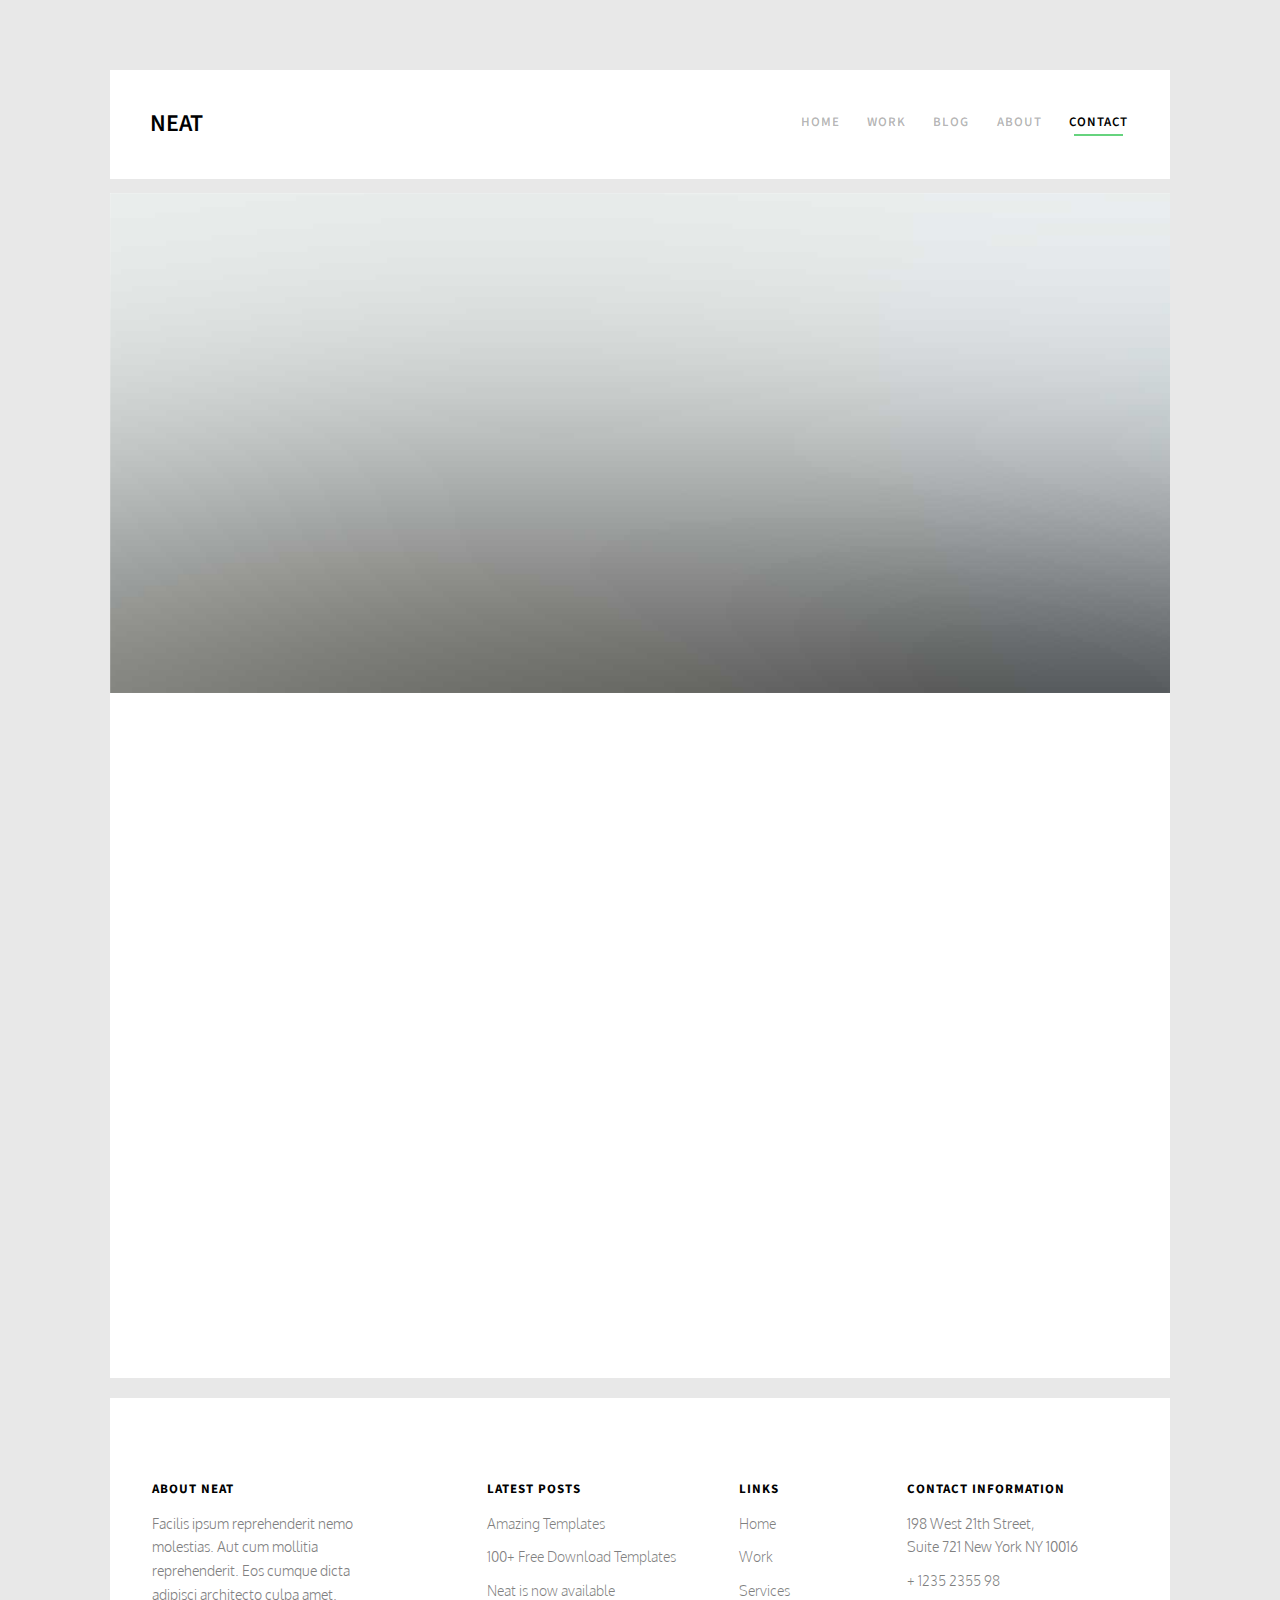
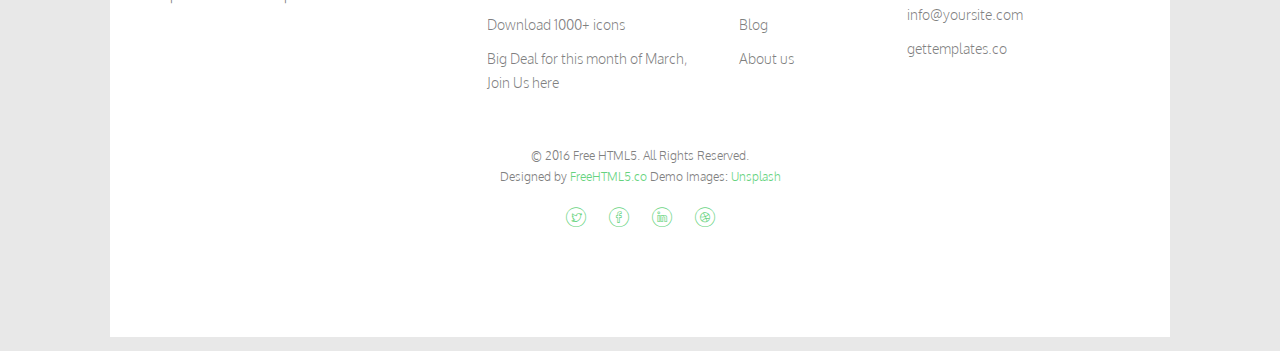
<file: css_template/contact.html>
<!DOCTYPE HTML>
<html>
	<head>
	<meta charset="utf-8">
	<meta http-equiv="X-UA-Compatible" content="IE=edge">
	<title>Neat &mdash; Free Website Template, Free HTML5 Template by freehtml5.co</title>
	<meta name="viewport" content="width=device-width, initial-scale=1">
	<meta name="description" content="Free HTML5 Website Template by freehtml5.co" />
	<meta name="keywords" content="free website templates, free html5, free template, free bootstrap, free website template, html5, css3, mobile first, responsive" />
	<meta name="author" content="freehtml5.co" />

	<!-- 
	//////////////////////////////////////////////////////

	FREE HTML5 TEMPLATE 
	DESIGNED & DEVELOPED by FreeHTML5.co
		
	Website: 		http://freehtml5.co/
	Email: 			info@freehtml5.co
	Twitter: 		http://twitter.com/fh5co
	Facebook: 		https://www.facebook.com/fh5co

	//////////////////////////////////////////////////////
	 -->

  	<!-- Facebook and Twitter integration -->
	<meta property="og:title" content=""/>
	<meta property="og:image" content=""/>
	<meta property="og:url" content=""/>
	<meta property="og:site_name" content=""/>
	<meta property="og:description" content=""/>
	<meta name="twitter:title" content="" />
	<meta name="twitter:image" content="" />
	<meta name="twitter:url" content="" />
	<meta name="twitter:card" content="" />

	<link href="https://fonts.googleapis.com/css?family=Oxygen:300,400" rel="stylesheet">
	<link href="https://fonts.googleapis.com/css?family=Source+Sans+Pro:400,600,700" rel="stylesheet">
	
	<!-- Animate.css -->
	<link rel="stylesheet" href="css/animate.css">
	<!-- Icomoon Icon Fonts-->
	<link rel="stylesheet" href="css/icomoon.css">
	<!-- Bootstrap  -->
	<link rel="stylesheet" href="css/bootstrap.css">

	<!-- Magnific Popup -->
	<link rel="stylesheet" href="css/magnific-popup.css">

	<!-- Flexslider  -->
	<link rel="stylesheet" href="css/flexslider.css">

	<!-- Theme style  -->
	<link rel="stylesheet" href="css/style.css">

	<!-- Modernizr JS -->
	<script src="js/modernizr-2.6.2.min.js"></script>
	<!-- FOR IE9 below -->
	<!--[if lt IE 9]>
	<script src="js/respond.min.js"></script>
	<![endif]-->

	</head>
	<body>
		
	<div class="fh5co-loader"></div>
	
	<div id="page">
	<nav class="fh5co-nav" role="navigation">
		<div class="container-wrap">
			<div class="top-menu">
				<div class="row">
					<div class="col-xs-2">
						<div id="fh5co-logo"><a href="index.html">Neat</a></div>
					</div>
					<div class="col-xs-10 text-right menu-1">
						<ul>
							<li><a href="index.html">Home</a></li>
							<li><a href="work.html">Work</a></li>
							<li class="has-dropdown">
								<a href="blog.html">Blog</a>
								<ul class="dropdown">
									<li><a href="#">Web Design</a></li>
									<li><a href="#">eCommerce</a></li>
									<li><a href="#">Branding</a></li>
									<li><a href="#">API</a></li>
								</ul>
							</li>
							<li><a href="about.html">About</a></li>
							<li class="active"><a href="contact.html">Contact</a></li>
						</ul>
					</div>
				</div>
				
			</div>
		</div>
	</nav>
	<div class="container-wrap">
		<aside id="fh5co-hero">
			<div class="flexslider">
				<ul class="slides">
			   	<li style="background-image: url(images/img_bg_3.jpg);">
			   		<div class="overlay-gradient"></div>
			   		<div class="container-fluids">
			   			<div class="row">
				   			<div class="col-md-6 col-md-offset-3 slider-text slider-text-bg">
				   				<div class="slider-text-inner text-center">
				   					<h1>Contact</h1>
										<h2>Free html5 templates Made by <a href="http://freehtml5.co/" target="_blank">freehtml5.co</a></h2>
				   				</div>
				   			</div>
				   		</div>
			   		</div>
			   	</li>		   	
			  	</ul>
		  	</div>
		</aside>		
		<div id="fh5co-contact">
			<div class="row animate-box">
				<div class="col-md-6 col-md-offset-3 text-center fh5co-heading">
					<h2>Contact us</h2>
					<p>Far far away, behind the word mountains, far from the countries Vokalia and Consonantia.</p>
				</div>
			</div>
			<div class="row">
				<div class="col-md-3 col-md-push-1 animate-box">
					<h3>Our Address</h3>
					<ul class="contact-info">
						<li><i class="icon-location4"></i>198 West 21th Street, Suite 721 New York NY 10016</li>
						<li><i class="icon-phone3"></i>+ 1235 2355 98</li>
						<li><i class="icon-location3"></i><a href="#">info@yoursite.com</a></li>
						<li><i class="icon-globe2"></i><a href="#">www.yoursite.com</a></li>
					</ul>
				</div>
				<div class="col-md-7 col-md-push-1 animate-box">
					<div class="row">
						<div class="col-md-6">
							<div class="form-group">
								<input type="text" class="form-control" placeholder="Name">
							</div>
						</div>
						<div class="col-md-6">
							<div class="form-group">
								<input type="text" class="form-control" placeholder="Email">
							</div>
						</div>
						<div class="col-md-12">
							<div class="form-group">
								<textarea name="" class="form-control" id="" cols="30" rows="7" placeholder="Message"></textarea>
							</div>
						</div>
						<div class="col-md-12">
							<div class="form-group">
								<input type="submit" value="Send Message" class="btn btn-primary btn-modify">
							</div>
						</div>
					</div>
				</div>
			</div>
		</div>
	</div><!-- END container-wrap -->

	<div class="container-wrap">
		<footer id="fh5co-footer" role="contentinfo">
			<div class="row">
				<div class="col-md-3 fh5co-widget">
					<h4>About Neat</h4>
					<p>Facilis ipsum reprehenderit nemo molestias. Aut cum mollitia reprehenderit. Eos cumque dicta adipisci architecto culpa amet.</p>
				</div>
				<div class="col-md-3 col-md-push-1">
					<h4>Latest Posts</h4>
					<ul class="fh5co-footer-links">
						<li><a href="#">Amazing Templates</a></li>
						<li><a href="#">100+ Free Download Templates</a></li>
						<li><a href="#">Neat is now available</a></li>
						<li><a href="#">Download 1000+ icons</a></li>
						<li><a href="#">Big Deal for this month of March, Join Us here</a></li>
					</ul>
				</div>

				<div class="col-md-3 col-md-push-1">
					<h4>Links</h4>
					<ul class="fh5co-footer-links">
						<li><a href="#">Home</a></li>
						<li><a href="#">Work</a></li>
						<li><a href="#">Services</a></li>
						<li><a href="#">Blog</a></li>
						<li><a href="#">About us</a></li>
					</ul>
				</div>

				<div class="col-md-3">
					<h4>Contact Information</h4>
					<ul class="fh5co-footer-links">
						<li>198 West 21th Street, <br> Suite 721 New York NY 10016</li>
						<li><a href="tel://1234567920">+ 1235 2355 98</a></li>
						<li><a href="mailto:info@yoursite.com">info@yoursite.com</a></li>
						<li><a href="http://gettemplates.co">gettemplates.co</a></li>
					</ul>
				</div>

			</div>

			<div class="row copyright">
				<div class="col-md-12 text-center">
					<p>
						<small class="block">&copy; 2016 Free HTML5. All Rights Reserved.</small> 
						<small class="block">Designed by <a href="http://freehtml5.co/" target="_blank">FreeHTML5.co</a> Demo Images: <a href="http://unsplash.co/" target="_blank">Unsplash</a></small>
					</p>
					<p>
						<ul class="fh5co-social-icons">
							<li><a href="#"><i class="icon-twitter"></i></a></li>
							<li><a href="#"><i class="icon-facebook"></i></a></li>
							<li><a href="#"><i class="icon-linkedin"></i></a></li>
							<li><a href="#"><i class="icon-dribbble"></i></a></li>
						</ul>
					</p>
				</div>
			</div>
		</footer>
	</div><!-- END container-wrap -->
	</div>

	<div class="gototop js-top">
		<a href="#" class="js-gotop"><i class="icon-arrow-up2"></i></a>
	</div>
	
	<!-- jQuery -->
	<script src="js/jquery.min.js"></script>
	<!-- jQuery Easing -->
	<script src="js/jquery.easing.1.3.js"></script>
	<!-- Bootstrap -->
	<script src="js/bootstrap.min.js"></script>
	<!-- Waypoints -->
	<script src="js/jquery.waypoints.min.js"></script>
	<!-- Flexslider -->
	<script src="js/jquery.flexslider-min.js"></script>
	<!-- Magnific Popup -->
	<script src="js/jquery.magnific-popup.min.js"></script>
	<script src="js/magnific-popup-options.js"></script>
	<!-- Counters -->
	<script src="js/jquery.countTo.js"></script>
	<!-- Main -->
	<script src="js/main.js"></script>

	</body>
</html>
</file>
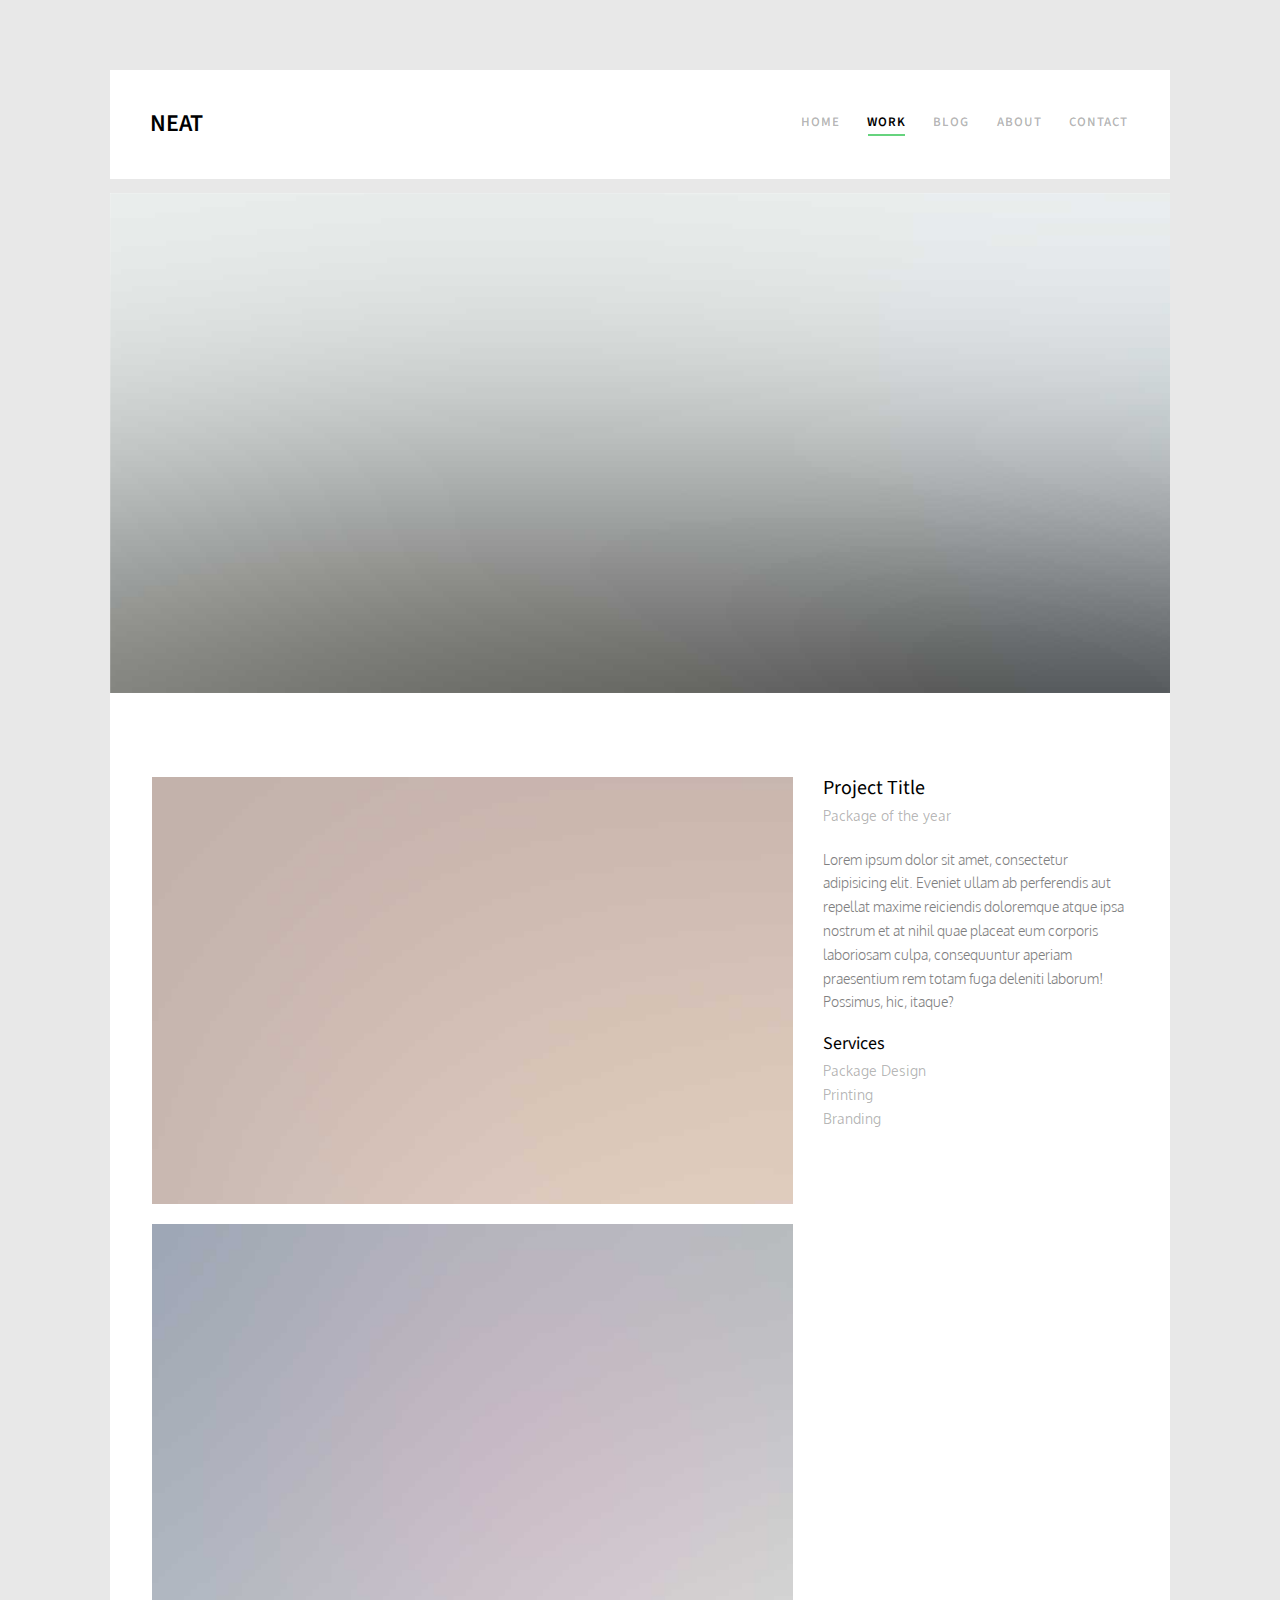
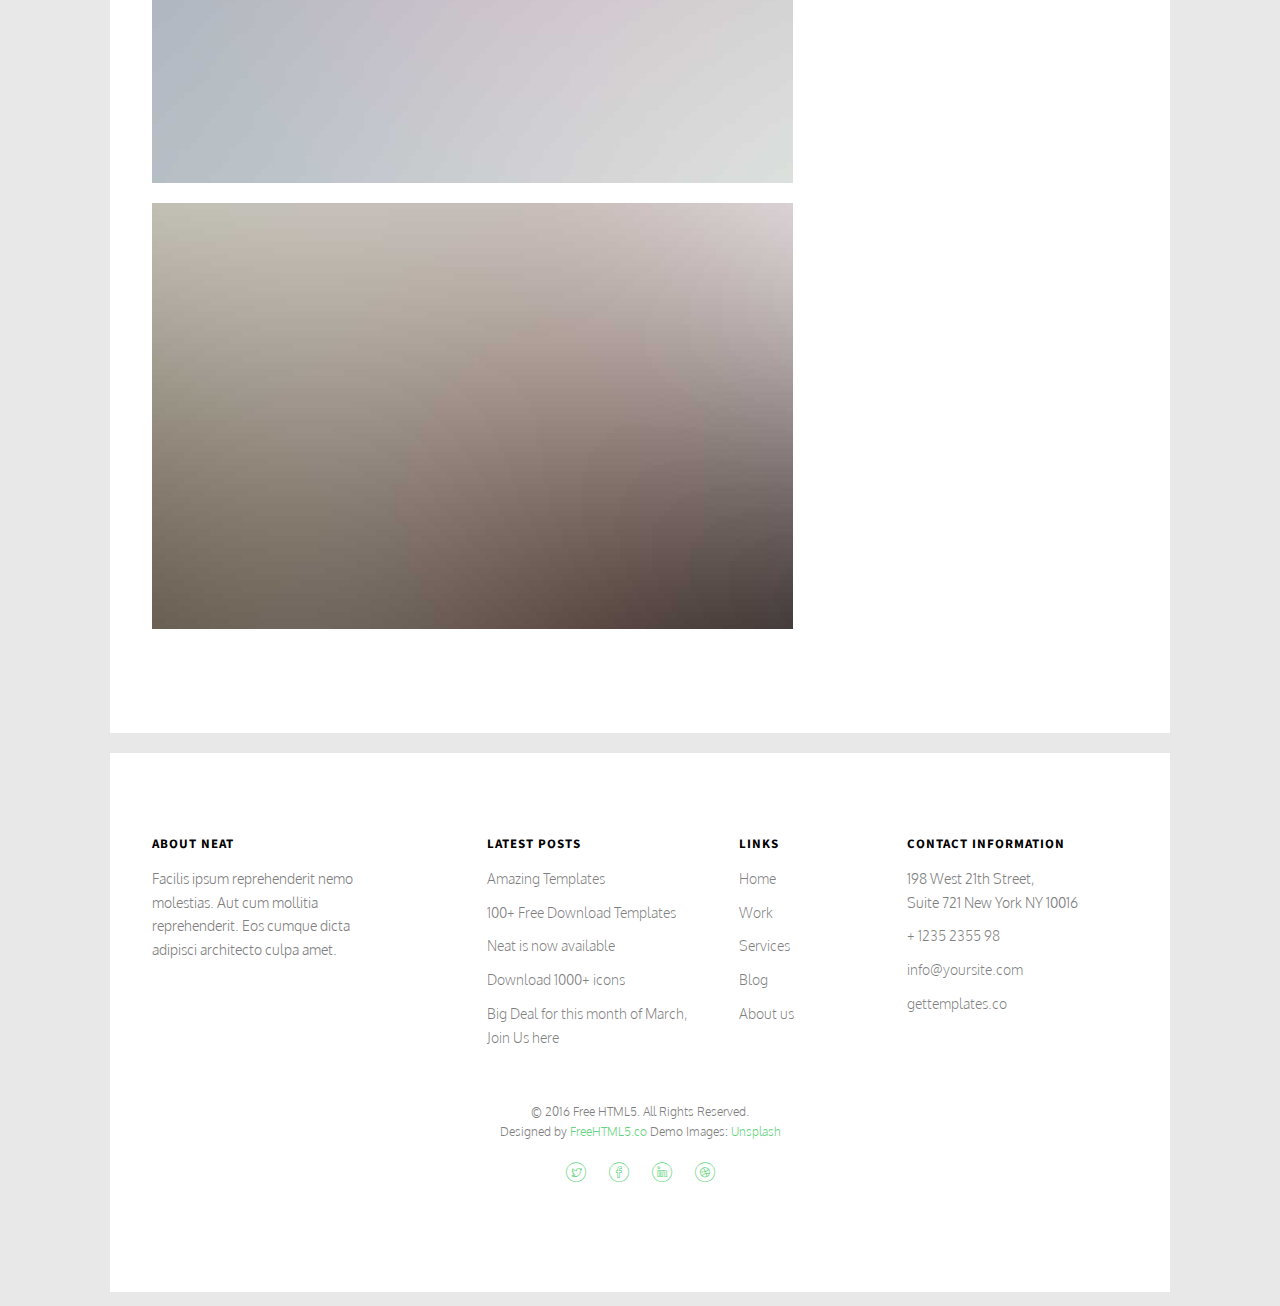
<file: css_template/work-single.html>
<!DOCTYPE HTML>
<html>
	<head>
	<meta charset="utf-8">
	<meta http-equiv="X-UA-Compatible" content="IE=edge">
	<title>Neat &mdash; Free Website Template, Free HTML5 Template by freehtml5.co</title>
	<meta name="viewport" content="width=device-width, initial-scale=1">
	<meta name="description" content="Free HTML5 Website Template by freehtml5.co" />
	<meta name="keywords" content="free website templates, free html5, free template, free bootstrap, free website template, html5, css3, mobile first, responsive" />
	<meta name="author" content="freehtml5.co" />

	<!-- 
	//////////////////////////////////////////////////////

	FREE HTML5 TEMPLATE 
	DESIGNED & DEVELOPED by FreeHTML5.co
		
	Website: 		http://freehtml5.co/
	Email: 			info@freehtml5.co
	Twitter: 		http://twitter.com/fh5co
	Facebook: 		https://www.facebook.com/fh5co

	//////////////////////////////////////////////////////
	 -->

  	<!-- Facebook and Twitter integration -->
	<meta property="og:title" content=""/>
	<meta property="og:image" content=""/>
	<meta property="og:url" content=""/>
	<meta property="og:site_name" content=""/>
	<meta property="og:description" content=""/>
	<meta name="twitter:title" content="" />
	<meta name="twitter:image" content="" />
	<meta name="twitter:url" content="" />
	<meta name="twitter:card" content="" />

	<link href="https://fonts.googleapis.com/css?family=Oxygen:300,400" rel="stylesheet">
	<link href="https://fonts.googleapis.com/css?family=Source+Sans+Pro:400,600,700" rel="stylesheet">
	
	<!-- Animate.css -->
	<link rel="stylesheet" href="css/animate.css">
	<!-- Icomoon Icon Fonts-->
	<link rel="stylesheet" href="css/icomoon.css">
	<!-- Bootstrap  -->
	<link rel="stylesheet" href="css/bootstrap.css">

	<!-- Magnific Popup -->
	<link rel="stylesheet" href="css/magnific-popup.css">

	<!-- Flexslider  -->
	<link rel="stylesheet" href="css/flexslider.css">

	<!-- Theme style  -->
	<link rel="stylesheet" href="css/style.css">

	<!-- Modernizr JS -->
	<script src="js/modernizr-2.6.2.min.js"></script>
	<!-- FOR IE9 below -->
	<!--[if lt IE 9]>
	<script src="js/respond.min.js"></script>
	<![endif]-->

	</head>
	<body>
		
	<div class="fh5co-loader"></div>
	
	<div id="page">
	<nav class="fh5co-nav" role="navigation">
		<div class="container-wrap">
			<div class="top-menu">
				<div class="row">
					<div class="col-xs-2">
						<div id="fh5co-logo"><a href="index.html">Neat</a></div>
					</div>
					<div class="col-xs-10 text-right menu-1">
						<ul>
							<li><a href="index.html">Home</a></li>
							<li class="active"><a href="work.html">Work</a></li>
							<li class="has-dropdown">
								<a href="blog.html">Blog</a>
								<ul class="dropdown">
									<li><a href="#">Web Design</a></li>
									<li><a href="#">eCommerce</a></li>
									<li><a href="#">Branding</a></li>
									<li><a href="#">API</a></li>
								</ul>
							</li>
							<li><a href="about.html">About</a></li>
							<li><a href="contact.html">Contact</a></li>
						</ul>
					</div>
				</div>
				
			</div>
		</div>
	</nav>
	<div class="container-wrap">
		<aside id="fh5co-hero">
			<div class="flexslider">
				<ul class="slides">
			   	<li style="background-image: url(images/img_bg_3.jpg);">
			   		<div class="overlay-gradient"></div>
		   			<div class="row">
			   			<div class="col-md-6 col-md-offset-3 slider-text slider-text-bg">
			   				<div class="slider-text-inner text-center">
			   					<h1>Work</h1>
									<h2>Free html5 templates Made by <a href="http://freehtml5.co/" target="_blank">freehtml5.co</a></h2>
			   				</div>
			   			</div>
			   		</div>
			   	</li>		   	
			  	</ul>
		  	</div>
		</aside>		
		<div id="fh5co-work">
			<div class="row">
				<div class="col-md-8">
					<a href="images/portfolio-1.jpg" class="image-popup img-portfolio-detail">
						<img src="images/portfolio-1.jpg" alt="Free HTML5 Template by FreeHTML5.co" class="img-responsive">
					</a>
					<a href="images/portfolio-2.jpg" class="image-popup img-portfolio-detail">
						<img src="images/portfolio-2.jpg" alt="Free HTML5 Template by FreeHTML5.co" class="img-responsive">
					</a>
					<a href="images/portfolio-3.jpg" class="image-popup img-portfolio-detail">
						<img src="images/portfolio-3.jpg" alt="Free HTML5 Template by FreeHTML5.co" class="img-responsive">
					</a>
				</div>
				<div class="col-md-4 fh5co-project-detail">
					<h2 class="fh5co-project-title">Project Title</h2>
					<span class="fh5co-project-sub">Package of the year</span>
					<p>Lorem ipsum dolor sit amet, consectetur adipisicing elit. Eveniet ullam ab perferendis aut repellat maxime reiciendis doloremque atque ipsa nostrum et at nihil quae placeat eum corporis laboriosam culpa, consequuntur aperiam praesentium rem totam fuga deleniti laborum! Possimus, hic, itaque?</p>

					<div class="fh5co-project-service">
						<h3>Services</h3>
						<ul>
							<li>Package Design</li>
							<li>Printing</li>
							<li>Branding</li>
						</ul>
					</div>
				</div>
				
				<!-- <div class="col-md-4 text-center animate-box">
					<a href="#" class="work" style="background-image: url(images/portfolio-1.jpg);">
						<div class="desc">
							<h3>Project Name</h3>
							<span>Illustration</span>
						</div>
					</a>
				</div>
				<div class="col-md-4 text-center animate-box">
					<a href="#" class="work" style="background-image: url(images/portfolio-2.jpg);">
						<div class="desc">
							<h3>Project Name</h3>
							<span>Brading</span>
						</div>
					</a>
				</div>
				<div class="col-md-4 text-center animate-box">
					<a href="#" class="work" style="background-image: url(images/portfolio-3.jpg);">
						<div class="desc">
							<h3>Project Name</h3>
							<span>Illustration</span>
						</div>
					</a>
				</div>
				<div class="col-md-4 text-center animate-box">
					<a href="#" class="work" style="background-image: url(images/portfolio-4.jpg);">
						<div class="desc">
							<h3>Project Name</h3>
							<span>Illustration</span>
						</div>
					</a>
				</div>
				<div class="col-md-4 text-center animate-box">
					<a href="#" class="work image-popup" style="background-image: url(images/portfolio-5.jpg);">
						<div class="desc">
							<h3>Project Name</h3>
							<span>Brading</span>
						</div>
					</a>
				</div>
				<div class="col-md-4 text-center animate-box">
					<a href="#" class="work image-popup" style="background-image: url(images/portfolio-6.jpg);">
						<div class="desc">
							<h3>Project Name</h3>
							<span>Illustration</span>
						</div>
					</a>
				</div> -->
			</div>
		</div>
	</div><!-- END container-wrap -->

	<div class="container-wrap">
		<footer id="fh5co-footer" role="contentinfo">
			<div class="row">
				<div class="col-md-3 fh5co-widget">
					<h4>About Neat</h4>
					<p>Facilis ipsum reprehenderit nemo molestias. Aut cum mollitia reprehenderit. Eos cumque dicta adipisci architecto culpa amet.</p>
				</div>
				<div class="col-md-3 col-md-push-1">
					<h4>Latest Posts</h4>
					<ul class="fh5co-footer-links">
						<li><a href="#">Amazing Templates</a></li>
						<li><a href="#">100+ Free Download Templates</a></li>
						<li><a href="#">Neat is now available</a></li>
						<li><a href="#">Download 1000+ icons</a></li>
						<li><a href="#">Big Deal for this month of March, Join Us here</a></li>
					</ul>
				</div>

				<div class="col-md-3 col-md-push-1">
					<h4>Links</h4>
					<ul class="fh5co-footer-links">
						<li><a href="#">Home</a></li>
						<li><a href="#">Work</a></li>
						<li><a href="#">Services</a></li>
						<li><a href="#">Blog</a></li>
						<li><a href="#">About us</a></li>
					</ul>
				</div>

				<div class="col-md-3">
					<h4>Contact Information</h4>
					<ul class="fh5co-footer-links">
						<li>198 West 21th Street, <br> Suite 721 New York NY 10016</li>
						<li><a href="tel://1234567920">+ 1235 2355 98</a></li>
						<li><a href="mailto:info@yoursite.com">info@yoursite.com</a></li>
						<li><a href="http://gettemplates.co">gettemplates.co</a></li>
					</ul>
				</div>

			</div>

			<div class="row copyright">
				<div class="col-md-12 text-center">
					<p>
						<small class="block">&copy; 2016 Free HTML5. All Rights Reserved.</small> 
						<small class="block">Designed by <a href="http://freehtml5.co/" target="_blank">FreeHTML5.co</a> Demo Images: <a href="http://unsplash.co/" target="_blank">Unsplash</a></small>
					</p>
					<p>
						<ul class="fh5co-social-icons">
							<li><a href="#"><i class="icon-twitter"></i></a></li>
							<li><a href="#"><i class="icon-facebook"></i></a></li>
							<li><a href="#"><i class="icon-linkedin"></i></a></li>
							<li><a href="#"><i class="icon-dribbble"></i></a></li>
						</ul>
					</p>
				</div>
			</div>
		</footer>
	</div><!-- END container-wrap -->
	</div>

	<div class="gototop js-top">
		<a href="#" class="js-gotop"><i class="icon-arrow-up2"></i></a>
	</div>
	
	<!-- jQuery -->
	<script src="js/jquery.min.js"></script>
	<!-- jQuery Easing -->
	<script src="js/jquery.easing.1.3.js"></script>
	<!-- Bootstrap -->
	<script src="js/bootstrap.min.js"></script>
	<!-- Waypoints -->
	<script src="js/jquery.waypoints.min.js"></script>
	<!-- Flexslider -->
	<script src="js/jquery.flexslider-min.js"></script>
	<!-- Magnific Popup -->
	<script src="js/jquery.magnific-popup.min.js"></script>
	<script src="js/magnific-popup-options.js"></script>
	<!-- Counters -->
	<script src="js/jquery.countTo.js"></script>
	<!-- Main -->
	<script src="js/main.js"></script>

	</body>
</html>
</file>
<file: style/style.css>
/* The sidebar menu */
.sidenav {
    background-color: #91C7B1;
    height: 100vh;
}

/* User Window in Sidebar */
.user-name{
    font-weight: bold;
}

.img-user{
    width: 200px;
}

.container {
    overflow: hidden;
}

.filterDiv {
    /* float: left;
    background-color: #2196F3;
    color: #ffffff;
    width: 100px;
    line-height: 100px;
    text-align: center;
    margin: 2px; */
    display: none; /* Hidden by default */
}

/* The "show" class is added to the filtered elements */
.show {
    display: block;
}

/* Style the buttons */
.btn {
    border: none;
    outline: none;
    padding: 12px 16px;
    background-color: #f1f1f1;
    cursor: pointer;
}

/* Add a light grey background on mouse-over */
.btn:hover {
    background-color: #ddd;
}

/* Add a dark background to the active button */
.btn.active {
    background-color: #666;
    color: white;
}

.bg-red {
    background-color: gray;
    color: white;
}

.popover {
    style: "width: 100%;"
}

.popover-content {
    padding: 0 !important;
}

.no-padding {
    padding: 0;
}
</file>
<file: css/icomoon.css>
@font-face {
  font-family: 'icomoon';
  src:  url('fonts/icomoon.eot?5j2n32');
  src:  url('fonts/icomoon.eot?5j2n32#iefix') format('embedded-opentype'),
    url('fonts/icomoon.ttf?5j2n32') format('truetype'),
    url('fonts/icomoon.woff?5j2n32') format('woff'),
    url('fonts/icomoon.svg?5j2n32#icomoon') format('svg');
  font-weight: normal;
  font-style: normal;
}

[class^="icon-"], [class*=" icon-"] {
  /* use !important to prevent issues with browser extensions that change fonts */
  font-family: 'icomoon' !important;
  speak: none;
  font-style: normal;
  font-weight: normal;
  font-variant: normal;
  text-transform: none;
  line-height: 1;

  /* Better Font Rendering =========== */
  -webkit-font-smoothing: antialiased;
  -moz-osx-font-smoothing: grayscale;
}

.icon-eye2:before {
  content: "\e064";
}
.icon-paper-clip:before {
  content: "\e065";
}
.icon-mail5:before {
  content: "\e066";
}
.icon-toggle:before {
  content: "\e067";
}
.icon-layout:before {
  content: "\e068";
}
.icon-link2:before {
  content: "\e069";
}
.icon-bell2:before {
  content: "\e06a";
}
.icon-lock3:before {
  content: "\e06b";
}
.icon-unlock:before {
  content: "\e06c";
}
.icon-ribbon2:before {
  content: "\e06d";
}
.icon-image2:before {
  content: "\e06e";
}
.icon-signal:before {
  content: "\e06f";
}
.icon-target3:before {
  content: "\e070";
}
.icon-clipboard3:before {
  content: "\e071";
}
.icon-clock3:before {
  content: "\e072";
}
.icon-watch:before {
  content: "\e073";
}
.icon-air-play:before {
  content: "\e074";
}
.icon-camera3:before {
  content: "\e075";
}
.icon-video2:before {
  content: "\e076";
}
.icon-disc:before {
  content: "\e077";
}
.icon-printer3:before {
  content: "\e078";
}
.icon-monitor:before {
  content: "\e079";
}
.icon-server:before {
  content: "\e07a";
}
.icon-cog2:before {
  content: "\e07b";
}
.icon-heart3:before {
  content: "\e07c";
}
.icon-paragraph:before {
  content: "\e07d";
}
.icon-align-justify:before {
  content: "\e07e";
}
.icon-align-left:before {
  content: "\e07f";
}
.icon-align-center:before {
  content: "\e080";
}
.icon-align-right:before {
  content: "\e081";
}
.icon-book2:before {
  content: "\e082";
}
.icon-layers2:before {
  content: "\e083";
}
.icon-stack2:before {
  content: "\e084";
}
.icon-stack-2:before {
  content: "\e085";
}
.icon-paper:before {
  content: "\e086";
}
.icon-paper-stack:before {
  content: "\e087";
}
.icon-search3:before {
  content: "\e088";
}
.icon-zoom-in2:before {
  content: "\e089";
}
.icon-zoom-out2:before {
  content: "\e08a";
}
.icon-reply2:before {
  content: "\e08b";
}
.icon-circle-plus:before {
  content: "\e08c";
}
.icon-circle-minus:before {
  content: "\e08d";
}
.icon-circle-check:before {
  content: "\e08e";
}
.icon-circle-cross:before {
  content: "\e08f";
}
.icon-square-plus:before {
  content: "\e090";
}
.icon-square-minus:before {
  content: "\e091";
}
.icon-square-check:before {
  content: "\e092";
}
.icon-square-cross:before {
  content: "\e093";
}
.icon-microphone:before {
  content: "\e094";
}
.icon-record:before {
  content: "\e095";
}
.icon-skip-back:before {
  content: "\e096";
}
.icon-rewind:before {
  content: "\e097";
}
.icon-play4:before {
  content: "\e098";
}
.icon-pause3:before {
  content: "\e099";
}
.icon-stop3:before {
  content: "\e09a";
}
.icon-fast-forward:before {
  content: "\e09b";
}
.icon-skip-forward:before {
  content: "\e09c";
}
.icon-shuffle2:before {
  content: "\e09d";
}
.icon-repeat:before {
  content: "\e09e";
}
.icon-folder2:before {
  content: "\e09f";
}
.icon-umbrella:before {
  content: "\e0a0";
}
.icon-moon:before {
  content: "\e0a1";
}
.icon-thermometer:before {
  content: "\e0a2";
}
.icon-drop:before {
  content: "\e0a3";
}
.icon-sun2:before {
  content: "\e0a4";
}
.icon-cloud3:before {
  content: "\e0a5";
}
.icon-cloud-upload2:before {
  content: "\e0a6";
}
.icon-cloud-download2:before {
  content: "\e0a7";
}
.icon-upload4:before {
  content: "\e0a8";
}
.icon-download4:before {
  content: "\e0a9";
}
.icon-location3:before {
  content: "\e0aa";
}
.icon-location-2:before {
  content: "\e0ab";
}
.icon-map3:before {
  content: "\e0ac";
}
.icon-battery:before {
  content: "\e0ad";
}
.icon-head:before {
  content: "\e0ae";
}
.icon-briefcase3:before {
  content: "\e0af";
}
.icon-speech-bubble:before {
  content: "\e0b0";
}
.icon-anchor2:before {
  content: "\e0b1";
}
.icon-globe2:before {
  content: "\e0b2";
}
.icon-box:before {
  content: "\e0b3";
}
.icon-reload:before {
  content: "\e0b4";
}
.icon-share3:before {
  content: "\e0b5";
}
.icon-marquee:before {
  content: "\e0b6";
}
.icon-marquee-plus:before {
  content: "\e0b7";
}
.icon-marquee-minus:before {
  content: "\e0b8";
}
.icon-tag:before {
  content: "\e0b9";
}
.icon-power2:before {
  content: "\e0ba";
}
.icon-command2:before {
  content: "\e0bb";
}
.icon-alt:before {
  content: "\e0bc";
}
.icon-esc:before {
  content: "\e0bd";
}
.icon-bar-graph:before {
  content: "\e0be";
}
.icon-bar-graph-2:before {
  content: "\e0bf";
}
.icon-pie-graph:before {
  content: "\e0c0";
}
.icon-star:before {
  content: "\e0c1";
}
.icon-arrow-left3:before {
  content: "\e0c2";
}
.icon-arrow-right3:before {
  content: "\e0c3";
}
.icon-arrow-up3:before {
  content: "\e0c4";
}
.icon-arrow-down3:before {
  content: "\e0c5";
}
.icon-volume:before {
  content: "\e0c6";
}
.icon-mute:before {
  content: "\e0c7";
}
.icon-content-right:before {
  content: "\e100";
}
.icon-content-left:before {
  content: "\e101";
}
.icon-grid2:before {
  content: "\e102";
}
.icon-grid-2:before {
  content: "\e103";
}
.icon-columns:before {
  content: "\e104";
}
.icon-loader:before {
  content: "\e105";
}
.icon-bag:before {
  content: "\e106";
}
.icon-ban:before {
  content: "\e107";
}
.icon-flag3:before {
  content: "\e108";
}
.icon-trash:before {
  content: "\e109";
}
.icon-expand2:before {
  content: "\e110";
}
.icon-contract:before {
  content: "\e111";
}
.icon-maximize:before {
  content: "\e112";
}
.icon-minimize:before {
  content: "\e113";
}
.icon-plus2:before {
  content: "\e114";
}
.icon-minus2:before {
  content: "\e115";
}
.icon-check:before {
  content: "\e116";
}
.icon-cross2:before {
  content: "\e117";
}
.icon-move:before {
  content: "\e118";
}
.icon-delete:before {
  content: "\e119";
}
.icon-menu5:before {
  content: "\e120";
}
.icon-archive:before {
  content: "\e121";
}
.icon-inbox:before {
  content: "\e122";
}
.icon-outbox:before {
  content: "\e123";
}
.icon-file:before {
  content: "\e124";
}
.icon-file-add:before {
  content: "\e125";
}
.icon-file-subtract:before {
  content: "\e126";
}
.icon-help:before {
  content: "\e127";
}
.icon-open:before {
  content: "\e128";
}
.icon-ellipsis:before {
  content: "\e129";
}
.icon-heart4:before {
  content: "\e900";
}
.icon-cloud4:before {
  content: "\e901";
}
.icon-star2:before {
  content: "\e902";
}
.icon-tv2:before {
  content: "\e903";
}
.icon-sound:before {
  content: "\e904";
}
.icon-video3:before {
  content: "\e905";
}
.icon-trash2:before {
  content: "\e906";
}
.icon-user2:before {
  content: "\e907";
}
.icon-key3:before {
  content: "\e908";
}
.icon-search4:before {
  content: "\e909";
}
.icon-settings:before {
  content: "\e90a";
}
.icon-camera4:before {
  content: "\e90b";
}
.icon-tag2:before {
  content: "\e90c";
}
.icon-lock4:before {
  content: "\e90d";
}
.icon-bulb:before {
  content: "\e90e";
}
.icon-pen2:before {
  content: "\e90f";
}
.icon-diamond:before {
  background-image: url('img/Grow.png');
}
.icon-display2:before {
  content: "\e911";
}
.icon-location4:before {
  content: "\e912";
}
.icon-eye3:before {
  content: "\e913";
}
.icon-bubble3:before {
  content: "\e914";
}
.icon-stack3:before {
  content: "\e915";
}
.icon-cup:before {
  content: "\e916";
}
.icon-phone3:before {
  content: "\e917";
}
.icon-news:before {
  content: "\e918";
}
.icon-mail6:before {
  content: "\e919";
}
.icon-like:before {
  content: "\e91a";
}
.icon-photo:before {
  content: "\e91b";
}
.icon-note:before {
  content: "\e91c";
}
.icon-clock4:before {
  content: "\e91d";
}
.icon-paperplane:before {
  content: "\e91e";
}
.icon-params:before {
  content: "\e91f";
}
.icon-banknote:before {
  content: "\e920";
}
.icon-data:before {
  content: "\e921";
}
.icon-music2:before {
  content: "\e922";
}
.icon-megaphone2:before {
  content: "\e923";
}
.icon-study:before {
  content: "\e924";
}
.icon-lab2:before {
  content: "\e925";
}
.icon-food:before {
  content: "\e926";
}
.icon-t-shirt:before {
  content: "\e927";
}
.icon-fire2:before {
  content: "\e928";
}
.icon-clip:before {
  content: "\e929";
}
.icon-shop:before {
  content: "\e92a";
}
.icon-calendar3:before {
  content: "\e92b";
}
.icon-wallet2:before {
  content: "\e92c";
}
.icon-vynil:before {
  content: "\e92d";
}
.icon-truck2:before {
  content: "\e92e";
}
.icon-world:before {
  content: "\e92f";
}
.icon-mobile:before {
  content: "\e000";
}
.icon-laptop:before {
  content: "\e001";
}
.icon-desktop:before {
  content: "\e002";
}
.icon-tablet:before {
  content: "\e003";
}
.icon-phone:before {
  content: "\e004";
}
.icon-document:before {
  content: "\e005";
}
.icon-documents:before {
  content: "\e006";
}
.icon-search:before {
  content: "\e007";
}
.icon-clipboard:before {
  content: "\e008";
}
.icon-newspaper:before {
  content: "\e009";
}
.icon-notebook:before {
  content: "\e00a";
}
.icon-book-open:before {
  content: "\e00b";
}
.icon-browser:before {
  content: "\e00c";
}
.icon-calendar:before {
  content: "\e00d";
}
.icon-presentation:before {
  content: "\e00e";
}
.icon-picture:before {
  content: "\e00f";
}
.icon-pictures:before {
  content: "\e010";
}
.icon-video:before {
  content: "\e011";
}
.icon-camera:before {
  content: "\e012";
}
.icon-printer:before {
  content: "\e013";
}
.icon-toolbox:before {
  content: "\e014";
}
.icon-briefcase:before {
  content: "\e015";
}
.icon-wallet:before {
  content: "\e016";
}
.icon-gift:before {
  content: "\e017";
}
.icon-bargraph:before {
  content: "\e018";
}
.icon-grid:before {
  content: "\e019";
}
.icon-expand:before {
  content: "\e01a";
}
.icon-focus:before {
  content: "\e01b";
}
.icon-edit:before {
  content: "\e01c";
}
.icon-adjustments:before {
  content: "\e01d";
}
.icon-ribbon:before {
  content: "\e01e";
}
.icon-hourglass:before {
  content: "\e01f";
}
.icon-lock:before {
  content: "\e020";
}
.icon-megaphone:before {
  content: "\e021";
}
.icon-shield:before {
  content: "\e022";
}
.icon-trophy:before {
  content: "\e023";
}
.icon-flag:before {
  content: "\e024";
}
.icon-map:before {
  content: "\e025";
}
.icon-puzzle:before {
  content: "\e026";
}
.icon-basket:before {
  content: "\e027";
}
.icon-envelope:before {
  content: "\e028";
}
.icon-streetsign:before {
  content: "\e029";
}
.icon-telescope:before {
  content: "\e02a";
}
.icon-gears:before {
  content: "\e02b";
}
.icon-key:before {
  content: "\e02c";
}
.icon-paperclip:before {
  content: "\e02d";
}
.icon-attachment:before {
  content: "\e02e";
}
.icon-pricetags:before {
  content: "\e02f";
}
.icon-lightbulb:before {
  content: "\e030";
}
.icon-layers:before {
  content: "\e031";
}
.icon-pencil:before {
  content: "\e032";
}
.icon-tools:before {
  content: "\e033";
}
.icon-tools-2:before {
  content: "\e034";
}
.icon-scissors:before {
  content: "\e035";
}
.icon-paintbrush:before {
  content: "\e036";
}
.icon-magnifying-glass:before {
  content: "\e037";
}
.icon-circle-compass:before {
  content: "\e038";
}
.icon-linegraph:before {
  content: "\e039";
}
.icon-mic:before {
  content: "\e03a";
}
.icon-strategy:before {
  content: "\e03b";
}
.icon-beaker:before {
  content: "\e03c";
}
.icon-caution:before {
  content: "\e03d";
}
.icon-recycle:before {
  content: "\e03e";
}
.icon-anchor:before {
  content: "\e03f";
}
.icon-profile-male:before {
  content: "\e040";
}
.icon-profile-female:before {
  content: "\e041";
}
.icon-bike:before {
  content: "\e042";
}
.icon-wine:before {
  content: "\e043";
}
.icon-hotairballoon:before {
  content: "\e044";
}
.icon-globe:before {
  content: "\e045";
}
.icon-genius:before {
  content: "\e046";
}
.icon-map-pin:before {
  content: "\e047";
}
.icon-dial:before {
  content: "\e048";
}
.icon-chat:before {
  content: "\e049";
}
.icon-heart:before {
  content: "\e04a";
}
.icon-cloud:before {
  content: "\e04b";
}
.icon-upload:before {
  content: "\e04c";
}
.icon-download:before {
  content: "\e04d";
}
.icon-target:before {
  content: "\e04e";
}
.icon-hazardous:before {
  content: "\e04f";
}
.icon-piechart:before {
  content: "\e050";
}
.icon-speedometer:before {
  content: "\e051";
}
.icon-global:before {
  content: "\e052";
}
.icon-compass:before {
  content: "\e053";
}
.icon-lifesaver:before {
  content: "\e054";
}
.icon-clock:before {
  content: "\e055";
}
.icon-aperture:before {
  content: "\e056";
}
.icon-quote:before {
  content: "\e057";
}
.icon-scope:before {
  content: "\e058";
}
.icon-alarmclock:before {
  content: "\e059";
}
.icon-refresh:before {
  content: "\e05a";
}
.icon-happy:before {
  content: "\e05b";
}
.icon-sad:before {
  content: "\e05c";
}
.icon-facebook:before {
  content: "\e05d";
}
.icon-twitter:before {
  content: "\e05e";
}
.icon-googleplus:before {
  content: "\e05f";
}
.icon-rss:before {
  content: "\e060";
}
.icon-tumblr:before {
  content: "\e061";
}
.icon-linkedin:before {
  content: "\e062";
}
.icon-dribbble:before {
  content: "\e063";
}
.icon-home:before {
  content: "\e930";
}
.icon-home2:before {
  content: "\e931";
}
.icon-home3:before {
  content: "\e932";
}
.icon-office:before {
  content: "\e933";
}
.icon-newspaper2:before {
  content: "\e934";
}
.icon-pencil2:before {
  content: "\e935";
}
.icon-pencil22:before {
  content: "\e936";
}
.icon-quill:before {
  content: "\e937";
}
.icon-pen:before {
  content: "\e938";
}
.icon-blog:before {
  content: "\e939";
}
.icon-eyedropper:before {
  content: "\e93a";
}
.icon-droplet:before {
  content: "\e93b";
}
.icon-paint-format:before {
  content: "\e93c";
}
.icon-image:before {
  content: "\e93d";
}
.icon-images:before {
  content: "\e93e";
}
.icon-camera2:before {
  content: "\e93f";
}
.icon-headphones:before {
  content: "\e940";
}
.icon-music:before {
  content: "\e941";
}
.icon-play:before {
  content: "\e942";
}
.icon-film:before {
  content: "\e943";
}
.icon-video-camera:before {
  content: "\e944";
}
.icon-dice:before {
  content: "\e945";
}
.icon-pacman:before {
  content: "\e946";
}
.icon-spades:before {
  content: "\e947";
}
.icon-clubs:before {
  content: "\e948";
}
.icon-diamonds:before {
  content: "\e949";
}
.icon-bullhorn:before {
  content: "\e94a";
}
.icon-connection:before {
  content: "\e94b";
}
.icon-podcast:before {
  content: "\e94c";
}
.icon-feed:before {
  content: "\e94d";
}
.icon-mic2:before {
  content: "\e94e";
}
.icon-book:before {
  content: "\e94f";
}
.icon-books:before {
  content: "\e950";
}
.icon-library:before {
  content: "\e951";
}
.icon-file-text:before {
  content: "\e952";
}
.icon-profile:before {
  content: "\e953";
}
.icon-file-empty:before {
  content: "\e954";
}
.icon-files-empty:before {
  content: "\e955";
}
.icon-file-text2:before {
  content: "\e956";
}
.icon-file-picture:before {
  content: "\e957";
}
.icon-file-music:before {
  content: "\e958";
}
.icon-file-play:before {
  content: "\e959";
}
.icon-file-video:before {
  content: "\e95a";
}
.icon-file-zip:before {
  content: "\e95b";
}
.icon-copy:before {
  content: "\e95c";
}
.icon-paste:before {
  content: "\e95d";
}
.icon-stack:before {
  content: "\e95e";
}
.icon-folder:before {
  content: "\e95f";
}
.icon-folder-open:before {
  content: "\e960";
}
.icon-folder-plus:before {
  content: "\e961";
}
.icon-folder-minus:before {
  content: "\e962";
}
.icon-folder-download:before {
  content: "\e963";
}
.icon-folder-upload:before {
  content: "\e964";
}
.icon-price-tag:before {
  content: "\e965";
}
.icon-price-tags:before {
  content: "\e966";
}
.icon-barcode:before {
  content: "\e967";
}
.icon-qrcode:before {
  content: "\e968";
}
.icon-ticket:before {
  content: "\e969";
}
.icon-cart:before {
  content: "\e96a";
}
.icon-coin-dollar:before {
  content: "\e96b";
}
.icon-coin-euro:before {
  content: "\e96c";
}
.icon-coin-pound:before {
  content: "\e96d";
}
.icon-coin-yen:before {
  content: "\e96e";
}
.icon-credit-card:before {
  content: "\e96f";
}
.icon-calculator:before {
  content: "\e970";
}
.icon-lifebuoy:before {
  content: "\e971";
}
.icon-phone2:before {
  content: "\e972";
}
.icon-phone-hang-up:before {
  content: "\e973";
}
.icon-address-book:before {
  content: "\e974";
}
.icon-envelop:before {
  content: "\e975";
}
.icon-pushpin:before {
  content: "\e976";
}
.icon-location:before {
  content: "\e977";
}
.icon-location2:before {
  content: "\e978";
}
.icon-compass2:before {
  content: "\e979";
}
.icon-compass22:before {
  content: "\e97a";
}
.icon-map2:before {
  content: "\e97b";
}
.icon-map22:before {
  content: "\e97c";
}
.icon-history:before {
  content: "\e97d";
}
.icon-clock2:before {
  content: "\e97e";
}
.icon-clock22:before {
  content: "\e97f";
}
.icon-alarm:before {
  content: "\e980";
}
.icon-bell:before {
  content: "\e981";
}
.icon-stopwatch:before {
  content: "\e982";
}
.icon-calendar2:before {
  content: "\e983";
}
.icon-printer2:before {
  content: "\e984";
}
.icon-keyboard:before {
  content: "\e985";
}
.icon-display:before {
  content: "\e986";
}
.icon-laptop2:before {
  content: "\e987";
}
.icon-mobile2:before {
  content: "\e988";
}
.icon-mobile22:before {
  content: "\e989";
}
.icon-tablet2:before {
  content: "\e98a";
}
.icon-tv:before {
  content: "\e98b";
}
.icon-drawer:before {
  content: "\e98c";
}
.icon-drawer2:before {
  content: "\e98d";
}
.icon-box-add:before {
  content: "\e98e";
}
.icon-box-remove:before {
  content: "\e98f";
}
.icon-download3:before {
  content: "\e990";
}
.icon-upload2:before {
  content: "\e991";
}
.icon-floppy-disk:before {
  content: "\e992";
}
.icon-drive:before {
  content: "\e993";
}
.icon-database:before {
  content: "\e994";
}
.icon-undo:before {
  content: "\e995";
}
.icon-redo:before {
  content: "\e996";
}
.icon-undo2:before {
  content: "\e997";
}
.icon-redo2:before {
  content: "\e998";
}
.icon-forward:before {
  content: "\e999";
}
.icon-reply:before {
  content: "\e99a";
}
.icon-bubble:before {
  content: "\e99b";
}
.icon-bubbles:before {
  content: "\e99c";
}
.icon-bubbles2:before {
  content: "\e99d";
}
.icon-bubble2:before {
  content: "\e99e";
}
.icon-bubbles3:before {
  content: "\e99f";
}
.icon-bubbles4:before {
  content: "\e9a0";
}
.icon-user:before {
  content: "\e9a1";
}
.icon-users:before {
  content: "\e9a2";
}
.icon-user-plus:before {
  content: "\e9a3";
}
.icon-user-minus:before {
  content: "\e9a4";
}
.icon-user-check:before {
  content: "\e9a5";
}
.icon-user-tie:before {
  content: "\e9a6";
}
.icon-quotes-left:before {
  content: "\e9a7";
}
.icon-quotes-right:before {
  content: "\e9a8";
}
.icon-hour-glass:before {
  content: "\e9a9";
}
.icon-spinner:before {
  content: "\e9aa";
}
.icon-spinner2:before {
  content: "\e9ab";
}
.icon-spinner3:before {
  content: "\e9ac";
}
.icon-spinner4:before {
  content: "\e9ad";
}
.icon-spinner5:before {
  content: "\e9ae";
}
.icon-spinner6:before {
  content: "\e9af";
}
.icon-spinner7:before {
  content: "\e9b0";
}
.icon-spinner8:before {
  content: "\e9b1";
}
.icon-spinner9:before {
  content: "\e9b2";
}
.icon-spinner10:before {
  content: "\e9b3";
}
.icon-spinner11:before {
  content: "\e9b4";
}
.icon-binoculars:before {
  content: "\e9b5";
}
.icon-search2:before {
  content: "\e9b6";
}
.icon-zoom-in:before {
  content: "\e9b7";
}
.icon-zoom-out:before {
  content: "\e9b8";
}
.icon-enlarge:before {
  content: "\e9b9";
}
.icon-shrink:before {
  content: "\e9ba";
}
.icon-enlarge2:before {
  content: "\e9bb";
}
.icon-shrink2:before {
  content: "\e9bc";
}
.icon-key2:before {
  content: "\e9bd";
}
.icon-key22:before {
  content: "\e9be";
}
.icon-lock2:before {
  content: "\e9bf";
}
.icon-unlocked:before {
  content: "\e9c0";
}
.icon-wrench:before {
  content: "\e9c1";
}
.icon-equalizer:before {
  content: "\e9c2";
}
.icon-equalizer2:before {
  content: "\e9c3";
}
.icon-cog:before {
  content: "\e9c4";
}
.icon-cogs:before {
  content: "\e9c5";
}
.icon-hammer:before {
  content: "\e9c6";
}
.icon-magic-wand:before {
  content: "\e9c7";
}
.icon-aid-kit:before {
  content: "\e9c8";
}
.icon-bug:before {
  content: "\e9c9";
}
.icon-pie-chart:before {
  content: "\e9ca";
}
.icon-stats-dots:before {
  content: "\e9cb";
}
.icon-stats-bars:before {
  content: "\e9cc";
}
.icon-stats-bars2:before {
  content: "\e9cd";
}
.icon-trophy2:before {
  content: "\e9ce";
}
.icon-gift2:before {
  content: "\e9cf";
}
.icon-glass:before {
  content: "\e9d0";
}
.icon-glass2:before {
  content: "\e9d1";
}
.icon-mug:before {
  content: "\e9d2";
}
.icon-spoon-knife:before {
  content: "\e9d3";
}
.icon-leaf:before {
  content: "\e9d4";
}
.icon-rocket:before {
  content: "\e9d5";
}
.icon-meter:before {
  content: "\e9d6";
}
.icon-meter2:before {
  content: "\e9d7";
}
.icon-hammer2:before {
  content: "\e9d8";
}
.icon-fire:before {
  content: "\e9d9";
}
.icon-lab:before {
  content: "\e9da";
}
.icon-magnet:before {
  content: "\e9db";
}
.icon-bin:before {
  content: "\e9dc";
}
.icon-bin2:before {
  content: "\e9dd";
}
.icon-briefcase2:before {
  content: "\e9de";
}
.icon-airplane:before {
  content: "\e9df";
}
.icon-truck:before {
  content: "\e9e0";
}
.icon-road:before {
  content: "\e9e1";
}
.icon-accessibility:before {
  content: "\e9e2";
}
.icon-target2:before {
  content: "\e9e3";
}
.icon-shield2:before {
  content: "\e9e4";
}
.icon-power:before {
  content: "\e9e5";
}
.icon-switch:before {
  content: "\e9e6";
}
.icon-power-cord:before {
  content: "\e9e7";
}
.icon-clipboard2:before {
  content: "\e9e8";
}
.icon-list-numbered:before {
  content: "\e9e9";
}
.icon-list:before {
  content: "\e9ea";
}
.icon-list2:before {
  content: "\e9eb";
}
.icon-tree:before {
  content: "\e9ec";
}
.icon-menu:before {
  content: "\e9ed";
}
.icon-menu2:before {
  content: "\e9ee";
}
.icon-menu3:before {
  content: "\e9ef";
}
.icon-menu4:before {
  content: "\e9f0";
}
.icon-cloud2:before {
  content: "\e9f1";
}
.icon-cloud-download:before {
  content: "\e9f2";
}
.icon-cloud-upload:before {
  content: "\e9f3";
}
.icon-cloud-check:before {
  content: "\e9f4";
}
.icon-download2:before {
  content: "\e9f5";
}
.icon-upload22:before {
  content: "\e9f6";
}
.icon-download32:before {
  content: "\e9f7";
}
.icon-upload3:before {
  content: "\e9f8";
}
.icon-sphere:before {
  content: "\e9f9";
}
.icon-earth:before {
  content: "\e9fa";
}
.icon-link:before {
  content: "\e9fb";
}
.icon-flag2:before {
  content: "\e9fc";
}
.icon-attachment2:before {
  content: "\e9fd";
}
.icon-eye:before {
  content: "\e9fe";
}
.icon-eye-plus:before {
  content: "\e9ff";
}
.icon-eye-minus:before {
  content: "\ea00";
}
.icon-eye-blocked:before {
  content: "\ea01";
}
.icon-bookmark:before {
  content: "\ea02";
}
.icon-bookmarks:before {
  content: "\ea03";
}
.icon-sun:before {
  content: "\ea04";
}
.icon-contrast:before {
  content: "\ea05";
}
.icon-brightness-contrast:before {
  content: "\ea06";
}
.icon-star-empty:before {
  content: "\ea07";
}
.icon-star-half:before {
  content: "\ea08";
}
.icon-star-full:before {
  content: "\ea09";
}
.icon-heart2:before {
  content: "\ea0a";
}
.icon-heart-broken:before {
  content: "\ea0b";
}
.icon-man:before {
  content: "\ea0c";
}
.icon-woman:before {
  content: "\ea0d";
}
.icon-man-woman:before {
  content: "\ea0e";
}
.icon-happy3:before {
  content: "\ea0f";
}
.icon-happy2:before {
  content: "\ea10";
}
.icon-smile:before {
  content: "\ea11";
}
.icon-smile2:before {
  content: "\ea12";
}
.icon-tongue:before {
  content: "\ea13";
}
.icon-tongue2:before {
  content: "\ea14";
}
.icon-sad2:before {
  content: "\ea15";
}
.icon-sad22:before {
  content: "\ea16";
}
.icon-wink:before {
  content: "\ea17";
}
.icon-wink2:before {
  content: "\ea18";
}
.icon-grin:before {
  content: "\ea19";
}
.icon-grin2:before {
  content: "\ea1a";
}
.icon-cool:before {
  content: "\ea1b";
}
.icon-cool2:before {
  content: "\ea1c";
}
.icon-angry:before {
  content: "\ea1d";
}
.icon-angry2:before {
  content: "\ea1e";
}
.icon-evil:before {
  content: "\ea1f";
}
.icon-evil2:before {
  content: "\ea20";
}
.icon-shocked:before {
  content: "\ea21";
}
.icon-shocked2:before {
  content: "\ea22";
}
.icon-baffled:before {
  content: "\ea23";
}
.icon-baffled2:before {
  content: "\ea24";
}
.icon-confused:before {
  content: "\ea25";
}
.icon-confused2:before {
  content: "\ea26";
}
.icon-neutral:before {
  content: "\ea27";
}
.icon-neutral2:before {
  content: "\ea28";
}
.icon-hipster:before {
  content: "\ea29";
}
.icon-hipster2:before {
  content: "\ea2a";
}
.icon-wondering:before {
  content: "\ea2b";
}
.icon-wondering2:before {
  content: "\ea2c";
}
.icon-sleepy:before {
  content: "\ea2d";
}
.icon-sleepy2:before {
  content: "\ea2e";
}
.icon-frustrated:before {
  content: "\ea2f";
}
.icon-frustrated2:before {
  content: "\ea30";
}
.icon-crying:before {
  content: "\ea31";
}
.icon-crying2:before {
  content: "\ea32";
}
.icon-point-up:before {
  content: "\ea33";
}
.icon-point-right:before {
  content: "\ea34";
}
.icon-point-down:before {
  content: "\ea35";
}
.icon-point-left:before {
  content: "\ea36";
}
.icon-warning:before {
  content: "\ea37";
}
.icon-notification:before {
  content: "\ea38";
}
.icon-question:before {
  content: "\ea39";
}
.icon-plus:before {
  content: "\ea3a";
}
.icon-minus:before {
  content: "\ea3b";
}
.icon-info:before {
  content: "\ea3c";
}
.icon-cancel-circle:before {
  content: "\ea3d";
}
.icon-blocked:before {
  content: "\ea3e";
}
.icon-cross:before {
  content: "\ea3f";
}
.icon-checkmark:before {
  content: "\ea40";
}
.icon-checkmark2:before {
  content: "\ea41";
}
.icon-spell-check:before {
  content: "\ea42";
}
.icon-enter:before {
  content: "\ea43";
}
.icon-exit:before {
  content: "\ea44";
}
.icon-play2:before {
  content: "\ea45";
}
.icon-pause:before {
  content: "\ea46";
}
.icon-stop:before {
  content: "\ea47";
}
.icon-previous:before {
  content: "\ea48";
}
.icon-next:before {
  content: "\ea49";
}
.icon-backward:before {
  content: "\ea4a";
}
.icon-forward2:before {
  content: "\ea4b";
}
.icon-play3:before {
  content: "\ea4c";
}
.icon-pause2:before {
  content: "\ea4d";
}
.icon-stop2:before {
  content: "\ea4e";
}
.icon-backward2:before {
  content: "\ea4f";
}
.icon-forward3:before {
  content: "\ea50";
}
.icon-first:before {
  content: "\ea51";
}
.icon-last:before {
  content: "\ea52";
}
.icon-previous2:before {
  content: "\ea53";
}
.icon-next2:before {
  content: "\ea54";
}
.icon-eject:before {
  content: "\ea55";
}
.icon-volume-high:before {
  content: "\ea56";
}
.icon-volume-medium:before {
  content: "\ea57";
}
.icon-volume-low:before {
  content: "\ea58";
}
.icon-volume-mute:before {
  content: "\ea59";
}
.icon-volume-mute2:before {
  content: "\ea5a";
}
.icon-volume-increase:before {
  content: "\ea5b";
}
.icon-volume-decrease:before {
  content: "\ea5c";
}
.icon-loop:before {
  content: "\ea5d";
}
.icon-loop2:before {
  content: "\ea5e";
}
.icon-infinite:before {
  content: "\ea5f";
}
.icon-shuffle:before {
  content: "\ea60";
}
.icon-arrow-up-left:before {
  content: "\ea61";
}
.icon-arrow-up:before {
  content: "\ea62";
}
.icon-arrow-up-right:before {
  content: "\ea63";
}
.icon-arrow-right:before {
  content: "\ea64";
}
.icon-arrow-down-right:before {
  content: "\ea65";
}
.icon-arrow-down:before {
  content: "\ea66";
}
.icon-arrow-down-left:before {
  content: "\ea67";
}
.icon-arrow-left:before {
  content: "\ea68";
}
.icon-arrow-up-left2:before {
  content: "\ea69";
}
.icon-arrow-up2:before {
  content: "\ea6a";
}
.icon-arrow-up-right2:before {
  content: "\ea6b";
}
.icon-arrow-right2:before {
  content: "\ea6c";
}
.icon-arrow-down-right2:before {
  content: "\ea6d";
}
.icon-arrow-down2:before {
  content: "\ea6e";
}
.icon-arrow-down-left2:before {
  content: "\ea6f";
}
.icon-arrow-left2:before {
  content: "\ea70";
}
.icon-circle-up:before {
  content: "\ea71";
}
.icon-circle-right:before {
  content: "\ea72";
}
.icon-circle-down:before {
  content: "\ea73";
}
.icon-circle-left:before {
  content: "\ea74";
}
.icon-tab:before {
  content: "\ea75";
}
.icon-move-up:before {
  content: "\ea76";
}
.icon-move-down:before {
  content: "\ea77";
}
.icon-sort-alpha-asc:before {
  content: "\ea78";
}
.icon-sort-alpha-desc:before {
  content: "\ea79";
}
.icon-sort-numeric-asc:before {
  content: "\ea7a";
}
.icon-sort-numberic-desc:before {
  content: "\ea7b";
}
.icon-sort-amount-asc:before {
  content: "\ea7c";
}
.icon-sort-amount-desc:before {
  content: "\ea7d";
}
.icon-command:before {
  content: "\ea7e";
}
.icon-shift:before {
  content: "\ea7f";
}
.icon-ctrl:before {
  content: "\ea80";
}
.icon-opt:before {
  content: "\ea81";
}
.icon-checkbox-checked:before {
  content: "\ea82";
}
.icon-checkbox-unchecked:before {
  content: "\ea83";
}
.icon-radio-checked:before {
  content: "\ea84";
}
.icon-radio-checked2:before {
  content: "\ea85";
}
.icon-radio-unchecked:before {
  content: "\ea86";
}
.icon-crop:before {
  content: "\ea87";
}
.icon-make-group:before {
  content: "\ea88";
}
.icon-ungroup:before {
  content: "\ea89";
}
.icon-scissors2:before {
  content: "\ea8a";
}
.icon-filter:before {
  content: "\ea8b";
}
.icon-font:before {
  content: "\ea8c";
}
.icon-ligature:before {
  content: "\ea8d";
}
.icon-ligature2:before {
  content: "\ea8e";
}
.icon-text-height:before {
  content: "\ea8f";
}
.icon-text-width:before {
  content: "\ea90";
}
.icon-font-size:before {
  content: "\ea91";
}
.icon-bold:before {
  content: "\ea92";
}
.icon-underline:before {
  content: "\ea93";
}
.icon-italic:before {
  content: "\ea94";
}
.icon-strikethrough:before {
  content: "\ea95";
}
.icon-omega:before {
  content: "\ea96";
}
.icon-sigma:before {
  content: "\ea97";
}
.icon-page-break:before {
  content: "\ea98";
}
.icon-superscript:before {
  content: "\ea99";
}
.icon-subscript:before {
  content: "\ea9a";
}
.icon-superscript2:before {
  content: "\ea9b";
}
.icon-subscript2:before {
  content: "\ea9c";
}
.icon-text-color:before {
  content: "\ea9d";
}
.icon-pagebreak:before {
  content: "\ea9e";
}
.icon-clear-formatting:before {
  content: "\ea9f";
}
.icon-table:before {
  content: "\eaa0";
}
.icon-table2:before {
  content: "\eaa1";
}
.icon-insert-template:before {
  content: "\eaa2";
}
.icon-pilcrow:before {
  content: "\eaa3";
}
.icon-ltr:before {
  content: "\eaa4";
}
.icon-rtl:before {
  content: "\eaa5";
}
.icon-section:before {
  content: "\eaa6";
}
.icon-paragraph-left:before {
  content: "\eaa7";
}
.icon-paragraph-center:before {
  content: "\eaa8";
}
.icon-paragraph-right:before {
  content: "\eaa9";
}
.icon-paragraph-justify:before {
  content: "\eaaa";
}
.icon-indent-increase:before {
  content: "\eaab";
}
.icon-indent-decrease:before {
  content: "\eaac";
}
.icon-share:before {
  content: "\eaad";
}
.icon-new-tab:before {
  content: "\eaae";
}
.icon-embed:before {
  content: "\eaaf";
}
.icon-embed2:before {
  content: "\eab0";
}
.icon-terminal:before {
  content: "\eab1";
}
.icon-share2:before {
  content: "\eab2";
}
.icon-mail:before {
  content: "\eab3";
}
.icon-mail2:before {
  content: "\eab4";
}
.icon-mail3:before {
  content: "\eab5";
}
.icon-mail4:before {
  content: "\eab6";
}
.icon-amazon:before {
  content: "\eab7";
}
.icon-google:before {
  content: "\eab8";
}
.icon-google2:before {
  content: "\eab9";
}
.icon-google3:before {
  content: "\eaba";
}
.icon-google-plus:before {
  content: "\eabb";
}
.icon-google-plus2:before {
  content: "\eabc";
}
.icon-google-plus3:before {
  content: "\eabd";
}
.icon-hangouts:before {
  content: "\eabe";
}
.icon-google-drive:before {
  content: "\eabf";
}
.icon-facebook2:before {
  content: "\eac0";
}
.icon-facebook22:before {
  content: "\eac1";
}
.icon-instagram:before {
  content: "\eac2";
}
.icon-whatsapp:before {
  content: "\eac3";
}
.icon-spotify:before {
  content: "\eac4";
}
.icon-telegram:before {
  content: "\eac5";
}
.icon-twitter2:before {
  content: "\eac6";
}
.icon-vine:before {
  content: "\eac7";
}
.icon-vk:before {
  content: "\eac8";
}
.icon-renren:before {
  content: "\eac9";
}
.icon-sina-weibo:before {
  content: "\eaca";
}
.icon-rss2:before {
  content: "\eacb";
}
.icon-rss22:before {
  content: "\eacc";
}
.icon-youtube:before {
  content: "\eacd";
}
.icon-youtube2:before {
  content: "\eace";
}
.icon-twitch:before {
  content: "\eacf";
}
.icon-vimeo:before {
  content: "\ead0";
}
.icon-vimeo2:before {
  content: "\ead1";
}
.icon-lanyrd:before {
  content: "\ead2";
}
.icon-flickr:before {
  content: "\ead3";
}
.icon-flickr2:before {
  content: "\ead4";
}
.icon-flickr3:before {
  content: "\ead5";
}
.icon-flickr4:before {
  content: "\ead6";
}
.icon-dribbble2:before {
  content: "\ead7";
}
.icon-behance:before {
  content: "\ead8";
}
.icon-behance2:before {
  content: "\ead9";
}
.icon-deviantart:before {
  content: "\eada";
}
.icon-500px:before {
  content: "\eadb";
}
.icon-steam:before {
  content: "\eadc";
}
.icon-steam2:before {
  content: "\eadd";
}
.icon-dropbox:before {
  content: "\eade";
}
.icon-onedrive:before {
  content: "\eadf";
}
.icon-github:before {
  content: "\eae0";
}
.icon-npm:before {
  content: "\eae1";
}
.icon-basecamp:before {
  content: "\eae2";
}
.icon-trello:before {
  content: "\eae3";
}
.icon-wordpress:before {
  content: "\eae4";
}
.icon-joomla:before {
  content: "\eae5";
}
.icon-ello:before {
  content: "\eae6";
}
.icon-blogger:before {
  content: "\eae7";
}
.icon-blogger2:before {
  content: "\eae8";
}
.icon-tumblr2:before {
  content: "\eae9";
}
.icon-tumblr22:before {
  content: "\eaea";
}
.icon-yahoo:before {
  content: "\eaeb";
}
.icon-yahoo2:before {
  content: "\eaec";
}
.icon-tux:before {
  content: "\eaed";
}
.icon-appleinc:before {
  content: "\eaee";
}
.icon-finder:before {
  content: "\eaef";
}
.icon-android:before {
  content: "\eaf0";
}
.icon-windows:before {
  content: "\eaf1";
}
.icon-windows8:before {
  content: "\eaf2";
}
.icon-soundcloud:before {
  content: "\eaf3";
}
.icon-soundcloud2:before {
  content: "\eaf4";
}
.icon-skype:before {
  content: "\eaf5";
}
.icon-reddit:before {
  content: "\eaf6";
}
.icon-hackernews:before {
  content: "\eaf7";
}
.icon-wikipedia:before {
  content: "\eaf8";
}
.icon-linkedin2:before {
  content: "\eaf9";
}
.icon-linkedin22:before {
  content: "\eafa";
}
.icon-lastfm:before {
  content: "\eafb";
}
.icon-lastfm2:before {
  content: "\eafc";
}
.icon-delicious:before {
  content: "\eafd";
}
.icon-stumbleupon:before {
  content: "\eafe";
}
.icon-stumbleupon2:before {
  content: "\eaff";
}
.icon-stackoverflow:before {
  content: "\eb00";
}
.icon-pinterest:before {
  content: "\eb01";
}
.icon-pinterest2:before {
  content: "\eb02";
}
.icon-xing:before {
  content: "\eb03";
}
.icon-xing2:before {
  content: "\eb04";
}
.icon-flattr:before {
  content: "\eb05";
}
.icon-foursquare:before {
  content: "\eb06";
}
.icon-yelp:before {
  content: "\eb07";
}
.icon-paypal:before {
  content: "\eb08";
}
.icon-chrome:before {
  content: "\eb09";
}
.icon-firefox:before {
  content: "\eb0a";
}
.icon-IE:before {
  content: "\eb0b";
}
.icon-edge:before {
  content: "\eb0c";
}
.icon-safari:before {
  content: "\eb0d";
}
.icon-opera:before {
  content: "\eb0e";
}
.icon-file-pdf:before {
  content: "\eb0f";
}
.icon-file-openoffice:before {
  content: "\eb10";
}
.icon-file-word:before {
  content: "\eb11";
}
.icon-file-excel:before {
  content: "\eb12";
}
.icon-libreoffice:before {
  content: "\eb13";
}
.icon-html-five:before {
  content: "\eb14";
}
.icon-html-five2:before {
  content: "\eb15";
}
.icon-css3:before {
  content: "\eb16";
}
.icon-git:before {
  content: "\eb17";
}
.icon-codepen:before {
  content: "\eb18";
}
.icon-svg:before {
  content: "\eb19";
}
.icon-IcoMoon:before {
  content: "\eb1a";
}
</file>
<file: css/style.css>
@font-face {
  font-family: 'icomoon';
  src: url("../fonts/icomoon/icomoon.eot?srf3rx");
  src: url("../fonts/icomoon/icomoon.eot?srf3rx#iefix") format("embedded-opentype"), url("../fonts/icomoon/icomoon.ttf?srf3rx") format("truetype"), url("../fonts/icomoon/icomoon.woff?srf3rx") format("woff"), url("../fonts/icomoon/icomoon.svg?srf3rx#icomoon") format("svg");
  font-weight: normal;
  font-style: normal;
}
/* =======================================================
*
* 	Template Style 
*
* ======================================================= */
body {
  padding-top: 0 !important;
  font-family: "Oxygen", sans-serif;
  font-weight: 300;
  font-size: 14px;
  line-height: 1.7;
  color: gray;
  background: #e8e8e8;
}

#page {
  position: relative;
  overflow-x: hidden;
  width: 100%;
  height: 100%;
  -webkit-transition: 0.5s;
  -o-transition: 0.5s;
  transition: 0.5s;
}
.offcanvas #page {
  overflow: hidden;
  position: absolute;
}
.offcanvas #page:after {
  -webkit-transition: 2s;
  -o-transition: 2s;
  transition: 2s;
  position: absolute;
  top: 0;
  right: 0;
  bottom: 0;
  left: 0;
  z-index: 101;
  background: rgba(0, 0, 0, 0.7);
  content: "";
}

a {
  color: #66D37E;
  -webkit-transition: 0.5s;
  -o-transition: 0.5s;
  transition: 0.5s;
}
a:hover, a:active, a:focus {
  color: #66D37E;
  outline: none;
  text-decoration: none;
}

p {
  margin-bottom: 20px;
}

h1, h2, h3, h4, h5, h6, figure {
  color: #000;
  font-family: "Source Sans Pro", sans-serif;
  font-weight: 400;
  margin: 0 0 20px 0;
}

::-webkit-selection {
  color: #fff;
  background: #66D37E;
}

::-moz-selection {
  color: #fff;
  background: #66D37E;
}

::selection {
  color: #fff;
  background: #66D37E;
}

.container-wrap {
  max-width: 1060px;
  margin: 0 auto;
  background: #fff;
}
@media screen and (max-width: 768px) {
  .container-wrap {
    width: 100%;
  }
}

.fh5co-nav {
  margin: 5em 0 0 0;
}
@media screen and (max-width: 768px) {
  .fh5co-nav {
    margin: 0;
  }
}
.fh5co-nav .top-menu {
  margin: 0;
  padding: 14px 30px;
}
@media screen and (max-width: 768px) {
  .fh5co-nav .top-menu {
    padding: 28px 1em;
  }
}
.fh5co-nav #fh5co-logo {
  font-size: 24px;
  margin: 0;
  padding: 0;
  text-transform: uppercase;
  font-weight: 600;
  font-family: "Source Sans Pro", sans-serif;
}
.fh5co-nav #fh5co-logo a span {
  color: #66D37E;
}
.fh5co-nav a {
  padding: 5px 10px;
  color: #000;
}
@media screen and (max-width: 768px) {
  .fh5co-nav .menu-1 {
    display: none;
  }
}
.fh5co-nav ul {
  padding: 0;
  margin: 5px 0 0 0;
}
.fh5co-nav ul li {
  font-family: "Source Sans Pro", sans-serif;
  padding: 0;
  margin: 0;
  list-style: none;
  display: inline;
  text-transform: uppercase;
  letter-spacing: 1px;
  font-weight: 600;
}
.fh5co-nav ul li a {
  position: relative;
  font-size: 13px;
  padding: 30px 12px;
  color: rgba(0, 0, 0, 0.3);
  -webkit-transition: 0.5s;
  -o-transition: 0.5s;
  transition: 0.5s;
}
.fh5co-nav ul li a:after {
  position: absolute;
  bottom: 25px;
  left: 0;
  right: 0;
  content: '';
  width: 58%;
  height: 2px;
  background: #66D37E;
  margin: 0 auto;
  opacity: 0;
  -webkit-transition: -webkit-transform 0.3s, opacity 0.3s;
  transition: transform 0.3s, opacity 0.3s;
  -webkit-transform: translate3d(0, -10px, 0);
  transform: translate3d(0, -10px, 0);
}
.fh5co-nav ul li a:hover {
  color: #000;
}
.fh5co-nav ul li a:hover:after {
  opacity: 1;
  -webkit-transform: translate3d(0, 0, 0);
  transform: translate3d(0, 0, 0);
}
.fh5co-nav ul li.has-dropdown {
  position: relative;
}
.fh5co-nav ul li.has-dropdown .dropdown {
  width: 140px;
  -webkit-box-shadow: 0px 14px 33px -9px rgba(0, 0, 0, 0.75);
  -moz-box-shadow: 0px 14px 33px -9px rgba(0, 0, 0, 0.75);
  box-shadow: 0px 14px 33px -9px rgba(0, 0, 0, 0.75);
  z-index: 1002;
  visibility: hidden;
  opacity: 0;
  position: absolute;
  top: 40px;
  left: 0;
  text-align: left;
  background: #000;
  padding: 20px;
  -webkit-border-radius: 4px;
  -moz-border-radius: 4px;
  -ms-border-radius: 4px;
  border-radius: 4px;
  -webkit-transition: 0s;
  -o-transition: 0s;
  transition: 0s;
}
.fh5co-nav ul li.has-dropdown .dropdown:before {
  bottom: 100%;
  left: 40px;
  border: solid transparent;
  content: " ";
  height: 0;
  width: 0;
  position: absolute;
  pointer-events: none;
  border-bottom-color: #000;
  border-width: 8px;
  margin-left: -8px;
}
.fh5co-nav ul li.has-dropdown .dropdown li {
  display: block;
  margin-bottom: 7px;
}
.fh5co-nav ul li.has-dropdown .dropdown li:last-child {
  margin-bottom: 0;
}
.fh5co-nav ul li.has-dropdown .dropdown li a {
  padding: 2px 0;
  display: block;
  color: #999999;
  line-height: 1.2;
  text-transform: none;
  font-size: 13px;
  letter-spacing: 0;
}
.fh5co-nav ul li.has-dropdown .dropdown li a:hover {
  color: #fff;
}
.fh5co-nav ul li.has-dropdown:hover a, .fh5co-nav ul li.has-dropdown:focus a {
  color: #000;
}
.fh5co-nav ul li.btn-cta a {
  padding: 30px 0px !important;
  color: #fff;
}
.fh5co-nav ul li.btn-cta a span {
  background: #66d37e;
  padding: 4px 10px;
  display: -moz-inline-stack;
  display: inline-block;
  zoom: 1;
  *display: inline;
  -webkit-transition: 0.3s;
  -o-transition: 0.3s;
  transition: 0.3s;
  -webkit-border-radius: 100px;
  -moz-border-radius: 100px;
  -ms-border-radius: 100px;
  border-radius: 100px;
}
.fh5co-nav ul li.btn-cta a:hover span {
  -webkit-box-shadow: 0px 14px 20px -9px rgba(0, 0, 0, 0.75);
  -moz-box-shadow: 0px 14px 20px -9px rgba(0, 0, 0, 0.75);
  box-shadow: 0px 14px 20px -9px rgba(0, 0, 0, 0.75);
}
.fh5co-nav ul li.active > a {
  color: #000 !important;
  position: relative;
}
.fh5co-nav ul li.active > a:after {
  opacity: 1;
  -webkit-transform: translate3d(0, 0, 0);
  transform: translate3d(0, 0, 0);
}

#fh5co-counter,
.fh5co-bg {
  background-size: cover;
  background-position: top center;
  background-repeat: no-repeat;
  position: relative;
}

.fh5co-video {
  overflow: hidden;
}
@media screen and (max-width: 992px) {
  .fh5co-video {
    height: 450px;
  }
}
.fh5co-video a {
  z-index: 1001;
  position: absolute;
  top: 50%;
  left: 50%;
  margin-top: -45px;
  margin-left: -45px;
  width: 90px;
  height: 90px;
  display: table;
  text-align: center;
  background: #fff;
  -webkit-box-shadow: 0px 14px 30px -15px rgba(0, 0, 0, 0.75);
  -moz-box-shadow: 0px 14px 30px -15px rgba(0, 0, 0, 0.75);
  -ms-box-shadow: 0px 14px 30px -15px rgba(0, 0, 0, 0.75);
  -o-box-shadow: 0px 14px 30px -15px rgba(0, 0, 0, 0.75);
  box-shadow: 0px 14px 30px -15px rgba(0, 0, 0, 0.75);
  -webkit-border-radius: 50%;
  -moz-border-radius: 50%;
  -ms-border-radius: 50%;
  border-radius: 50%;
}
.fh5co-video a i {
  text-align: center;
  display: table-cell;
  vertical-align: middle;
  font-size: 40px;
}
.fh5co-video .overlay {
  position: absolute;
  top: 0;
  left: 0;
  right: 0;
  bottom: 0;
  background: rgba(0, 0, 0, 0.3);
  -webkit-transition: 0.5s;
  -o-transition: 0.5s;
  transition: 0.5s;
}
.fh5co-video:hover .overlay {
  background: rgba(0, 0, 0, 0.7);
}
.fh5co-video:hover a {
  -webkit-transform: scale(1.1);
  -moz-transform: scale(1.1);
  -ms-transform: scale(1.1);
  -o-transform: scale(1.1);
  transform: scale(1.1);
}

#fh5co-hero {
  min-height: 500px;
  background: #fff url(../images/loader.gif) no-repeat center center;
  width: 100%;
  float: left;
}
#fh5co-hero .btn {
  font-size: 24px;
}
#fh5co-hero .btn.btn-primary {
  padding: 14px 30px !important;
}
#fh5co-hero .flexslider {
  border: none;
  z-index: 1;
  margin-bottom: 0;
}
#fh5co-hero .flexslider .slides {
  position: relative;
  overflow: hidden;
}
#fh5co-hero .flexslider .slides li {
  background-repeat: no-repeat;
  background-size: cover;
  background-position: bottom center;
  min-height: 500px;
  position: relative;
}
#fh5co-hero .flexslider .flex-control-nav {
  bottom: 80px;
  z-index: 1000;
  right: 20px;
  float: right;
  width: auto;
}
#fh5co-hero .flexslider .flex-control-nav li {
  display: block;
  margin-bottom: 10px;
}
#fh5co-hero .flexslider .flex-control-nav li a {
  background: rgba(255, 255, 255, 0.8);
  box-shadow: none;
  width: 12px;
  height: 12px;
  cursor: pointer;
}
#fh5co-hero .flexslider .flex-control-nav li a.flex-active {
  cursor: pointer;
  background: transparent;
  border: 2px solid #66D37E;
}
#fh5co-hero .flexslider .flex-direction-nav {
  display: none;
}
#fh5co-hero .flexslider .slider-text {
  display: table;
  opacity: 0;
  min-height: 500px;
  z-index: 9;
}
#fh5co-hero .flexslider .slider-text > .slider-text-inner {
  display: table-cell;
  vertical-align: middle;
  min-height: 700px;
  padding: 2em;
}
@media screen and (max-width: 768px) {
  #fh5co-hero .flexslider .slider-text > .slider-text-inner {
    text-align: center;
  }
}
#fh5co-hero .flexslider .slider-text > .slider-text-inner h1, #fh5co-hero .flexslider .slider-text > .slider-text-inner h2 {
  margin: 0;
  padding: 0;
  color: black;
  font-family: "Oxygen", sans-serif;
}
#fh5co-hero .flexslider .slider-text > .slider-text-inner h1 {
  margin-bottom: 20px;
  font-size: 30px;
  line-height: 1.3;
  font-weight: 300;
}
@media screen and (max-width: 768px) {
  #fh5co-hero .flexslider .slider-text > .slider-text-inner h1 {
    font-size: 28px;
  }
}
#fh5co-hero .flexslider .slider-text > .slider-text-inner h2 {
  font-size: 18px;
  line-height: 1.5;
  margin-bottom: 30px;
}
#fh5co-hero .flexslider .slider-text > .slider-text-inner h2 a {
  color: rgba(102, 211, 126, 0.8);
  border-bottom: 1px solid rgba(102, 211, 126, 0.7);
}
#fh5co-hero .flexslider .slider-text > .slider-text-inner .heading-section {
  font-size: 50px;
}
@media screen and (max-width: 768px) {
  #fh5co-hero .flexslider .slider-text > .slider-text-inner .heading-section {
    font-size: 30px;
  }
}
#fh5co-hero .flexslider .slider-text > .slider-text-inner s
.fh5co-lead {
  font-size: 20px;
  color: #fff;
}
#fh5co-hero .flexslider .slider-text > .slider-text-inner s
.fh5co-lead .icon-heart {
  color: #d9534f;
}
#fh5co-hero .flexslider .slider-text > .slider-text-inner .btn {
  font-size: 12px;
  text-transform: uppercase;
  letter-spacing: 2px;
  color: #000;
  padding: 20px 30px !important;
  border: none;
}
#fh5co-hero .flexslider .slider-text > .slider-text-inner .btn.btn-learn {
  background: #fff;
}
@media screen and (max-width: 768px) {
  #fh5co-hero .flexslider .slider-text > .slider-text-inner .btn {
    width: 100%;
  }
}

.fh5co-light-grey {
  background: #fafafa;
}

.fh5co-services {
    margin: 0;
}
#fh5co-about,
#fh5co-services,
#fh5co-contact,
#fh5co-work,
#fh5co-blog,
#fh5co-counter,
#fh5co-footer {
  padding: 2em 3em;
  clear: both;
}
@media screen and (max-width: 768px) {
  #fh5co-about,
  #fh5co-services,
  #fh5co-contact,
  #fh5co-work,
  #fh5co-blog,
  #fh5co-counter,
  #fh5co-footer {
    padding: 3em 1em;
  }
}

.services {
  position: relative;
  -webkit-transition: 0.3s;
  -o-transition: 0.3s;
  transition: 0.3s;
}

.services:hover {
background-color: #E3F6E9;
}

.services h3 {
  font-size: 20px;
  font-family: "Source Sans Pro", sans-serif;
  text-transform: uppercase;
  letter-spacing: 1px;
  font-weight: 700;
}
.services h3 a {
  color: #000;
}
.services .icon {
  display: table;
  text-align: center;
  margin: 0 auto;
  margin-bottom: 30px;
  -webkit-border-radius: 50%;
  -moz-border-radius: 50%;
  -ms-border-radius: 50%;
  border-radius: 50%;
  -webkit-transition: 0.3s;
  -o-transition: 0.3s;
  transition: 0.3s;
}
@media screen and (max-width: 992px) {
  .services .icon {
    margin: 0 auto 30px auto;
  }
}
.services .icon i {
  padding-top: 2px;
  display: table-cell;
  vertical-align: middle;
  font-size: 40px;
  line-height: 40px;
  color: #000;
}

.work {
  background-size: cover;
  background-position: center center;
  background-repeat: no-repeat;
  position: relative;
  height: 270px;
  width: 100%;
  display: table;
  overflow: hidden;
  margin-bottom: 30px;
}
@media screen and (max-width: 768px) {
  .work {
    height: 400px;
  }
}
@media screen and (max-width: 480px) {
  .work {
    height: 270px;
  }
}
.work .desc {
  display: table-cell;
  vertical-align: middle;
  height: 270px;
  background: #fff;
  opacity: 0;
  -webkit-transition: 0.3s;
  -o-transition: 0.3s;
  transition: 0.3s;
}
.work .desc h3 {
  font-size: 14px;
  -webkit-transition: -webkit-transform 0.3s, opacity 0.3s;
  transition: transform 0.3s, opacity 0.3s;
  -webkit-transform: translate3d(0, -15px, 0);
  transform: translate3d(0, -15px, 0);
}
.work .desc span {
  display: block;
  color: #999999;
  font-size: 12px;
  -webkit-transition: -webkit-transform 0.3s, opacity 0.3s;
  transition: transform 0.3s, opacity 0.3s;
  -webkit-transform: translate3d(0, 15px, 0);
  transform: translate3d(0, 15px, 0);
}
@media screen and (max-width: 768px) {
  .work .desc {
    opacity: 1;
    background: transparent !important;
  }
  .work .desc h3 {
    -webkit-transform: translate3d(0, 0, 0);
    transform: translate3d(0, 0, 0);
  }
  .work .desc span {
    -webkit-transform: translate3d(0, 0, 0);
    transform: translate3d(0, 0, 0);
  }
}
.work:hover .desc {
  opacity: 1;
}
.work:hover .desc h3 {
  -webkit-transform: translate3d(0, 0, 0);
  transform: translate3d(0, 0, 0);
}
.work:hover .desc span {
  -webkit-transform: translate3d(0, 0, 0);
  transform: translate3d(0, 0, 0);
}

.fh5co-counters {
  padding: 3em 0;
  background-size: cover;
  background-attachment: fixed;
  background-position: center center;
}
.fh5co-counters .counter-wrap {
  border: 1px solid red !important;
}
.fh5co-counters .fh5co-counter {
  font-size: 40px;
  display: block;
  color: black;
  width: 100%;
  font-weight: 400;
  margin-bottom: .3em;
  font-family: "Source Sans Pro", sans-serif;
}
.fh5co-counters .fh5co-counter-label {
  font-size: 12px;
  margin-bottom: 2em;
  display: block;
  text-transform: uppercase;
  letter-spacing: 1px;
  font-family: "Source Sans Pro", sans-serif;
  font-weight: 600;
  color: gray;
}

.fh5co-blog {
  width: 100%;
  float: left;
  margin-bottom: 30px;
}
@media screen and (max-width: 768px) {
  .fh5co-blog {
    width: 100%;
  }
}
.fh5co-blog .blog-bg {
  display: block;
  width: 100%;
  background-size: cover;
  background-position: center center;
  background-repeat: no-repeat;
  position: relative;
  height: 270px;
}
@media screen and (max-width: 768px) {
  .fh5co-blog .blog-bg {
    height: 300px;
  }
}
.fh5co-blog .blog-text {
  position: relative;
  width: 100%;
  padding: 30px;
  float: left;
  border: 1px solid rgba(0, 0, 0, 0.05);
  -webkit-transition: 0.3s;
  -o-transition: 0.3s;
  transition: 0.3s;
}
.fh5co-blog .blog-text span {
  display: inline-block;
  margin-bottom: 20px;
  font-size: 14px !important;
  color: rgba(0, 0, 0, 0.3);
}
.fh5co-blog .blog-text .stuff {
  margin: 0;
  padding: 0;
  border-top: 1px solid rgba(0, 0, 0, 0.05);
  padding-top: 20px;
}
.fh5co-blog .blog-text .stuff li {
  list-style: none;
  display: inline-block;
  margin-left: 10px;
}
.fh5co-blog .blog-text .stuff li:first-child {
  margin-left: 0;
}
.fh5co-blog .blog-text .stuff li:last-child {
  float: right;
}
.fh5co-blog .blog-text .stuff li:last-child i {
  padding-right: 0;
  padding-left: 10px;
}
.fh5co-blog .blog-text .stuff li i {
  font-size: 14px;
  padding-right: 5px;
}
.fh5co-blog .blog-text h3 {
  font-size: 13px;
  margin-bottom: 20px;
  line-height: 1.5;
  font-weight: 700;
  letter-spacing: 1px;
  text-transform: uppercase;
  font-family: "Source Sans Pro", sans-serif;
}
.fh5co-blog .blog-text h3 a {
  color: black;
}

.blog-flex {
  display: -webkit-box;
  display: -moz-box;
  display: -ms-flexbox;
  display: -webkit-flex;
  display: flex;
  flex-wrap: wrap;
  -webkit-flex-wrap: wrap;
  -moz-flex-wrap: wrap;
  width: 100%;
  padding: 0 !important;
}
.blog-flex .featured-blog, .blog-flex .blog-entry {
  width: 50%;
}
@media screen and (max-width: 768px) {
  .blog-flex .featured-blog, .blog-flex .blog-entry {
    width: 100%;
  }
}
.blog-flex .featured-blog {
  padding: 2em;
  width: 50%;
  background-size: cover;
  background-position: center center;
  background-repeat: no-repeat;
  position: relative;
  display: -webkit-box;
  display: -moz-box;
  display: -ms-flexbox;
  display: -webkit-flex;
  display: flex;
  flex-wrap: wrap;
  -webkit-flex-wrap: wrap;
  -moz-flex-wrap: wrap;
}
@media screen and (max-width: 768px) {
  .blog-flex .featured-blog {
    width: 100%;
  }
}
.blog-flex .featured-blog:before {
  position: absolute;
  top: 15px;
  bottom: 15px;
  left: 15px;
  right: 15px;
  content: '';
  border: 1px solid rgba(255, 255, 255, 0.4);
}
.blog-flex .featured-blog .desc-t {
  display: table;
  min-height: 430px;
  padding: 2em;
  z-index: 1;
}
.blog-flex .featured-blog .desc-t .desc-tc {
  display: table-cell;
  vertical-align: middle;
  height: inherit;
  z-index: 1;
}
.blog-flex .featured-blog .desc-t .featured-head {
  display: block;
  margin-bottom: 30px;
  font-size: 18px !important;
  color: rgba(255, 255, 255, 0.8);
}
.blog-flex .featured-blog .desc-t h3 {
  font-weight: 700;
  font-family: "Oxygen", sans-serif;
  font-size: 30px;
  margin-bottom: 10px;
  line-height: 40px;
  margin-bottom: 30px;
}
@media screen and (max-width: 768px) {
  .blog-flex .featured-blog .desc-t h3 {
    font-size: 24px;
  }
}
.blog-flex .featured-blog .desc-t h3 a {
  color: #fff;
}
.blog-flex .featured-blog .desc-t p {
  font-size: 16px;
  color: rgba(255, 255, 255, 0.8);
}
.blog-flex .featured-blog .desc-t .read-button {
  text-transform: uppercase;
  letter-spacing: 2px;
  font-weight: 600;
  font-size: 14px;
  font-family: "Source Sans Pro", sans-serif;
  color: white;
  border: 1px solid red;
  padding: 10px 15px;
  border: 1px solid white;
  color: #fff;
}
.blog-flex .blog-entry {
  padding: 4em;
}
@media screen and (max-width: 768px) {
  .blog-flex .blog-entry {
    padding: 4em 1em;
  }
}
.blog-flex .blog-entry h2 {
  display: block;
  font-size: 13px;
  text-transform: uppercase;
  letter-spacing: 1px;
  font-weight: 700;
  margin-bottom: 40px;
  color: rgba(0, 0, 0, 0.4);
}
.blog-flex .blog-entry .blog-post {
  margin-bottom: 2.5em;
  display: block;
  position: relative;
}
.blog-flex .blog-entry .blog-post .desc {
  padding-left: 110px;
}
.blog-flex .blog-entry .blog-post .desc h3 {
  font-weight: 300;
  font-family: "Oxygen", sans-serif;
  font-size: 16px;
  line-height: 30px;
  margin-bottom: 10px;
}
.blog-flex .blog-entry .blog-post .desc span {
  font-size: 13px;
  color: #b3b3b3;
}
.blog-flex .blog-entry .blog-post .img {
  position: absolute;
  top: 0;
  left: 0;
  display: block;
  width: 90px;
  height: 90px;
  background-size: cover;
  background-position: center center;
  background-repeat: no-repeat;
  border: 4px solid #fff;
  -webkit-border-radius: 50%;
  -moz-border-radius: 50%;
  -ms-border-radius: 50%;
  border-radius: 50%;
}

.contact-info {
  margin-bottom: 4em;
  padding: 0;
}
.contact-info li {
  list-style: none;
  margin: 0 0 20px 0;
  position: relative;
  padding-left: 40px;
  color: #000;
}
.contact-info li i {
  position: absolute;
  top: .3em;
  left: 0;
  font-size: 18px;
  color: rgba(0, 0, 0, 0.3);
}
.contact-info li a {
  color: #000;
}

.form-control {
  -webkit-box-shadow: none;
  -moz-box-shadow: none;
  -ms-box-shadow: none;
  -o-box-shadow: none;
  box-shadow: none;
  border: none;
  font-size: 13px !important;
  font-weight: 300;
  -webkit-border-radius: 0px;
  -moz-border-radius: 0px;
  -ms-border-radius: 0px;
  border-radius: 0px;
}
.form-control:focus, .form-control:active {
  box-shadow: none;
  border: 2px solid rgba(0, 0, 0, 0.8);
}

input[type="text"] {
  height: 50px;
}

.form-group {
  margin-bottom: 30px;
}
.form-group .btn-modify {
  font-family: "Source Sans Pro", sans-serif;
  text-transform: uppercase;
  letter-spacing: 1px;
  font-weight: 700;
  font-size: 13px;
  padding: 10px 15px;
}

.fh5co-social-icons {
  margin: 0;
  padding: 0;
}
.fh5co-social-icons li {
  margin: 0;
  padding: 0;
  list-style: none;
  display: -moz-inline-stack;
  display: inline-block;
  zoom: 1;
  *display: inline;
}
.fh5co-social-icons li a {
  display: -moz-inline-stack;
  display: inline-block;
  zoom: 1;
  *display: inline;
  color: #66D37E;
  padding-left: 10px;
  padding-right: 10px;
}
.fh5co-social-icons li a i {
  font-size: 20px;
}

.fh5co-heading {
  margin-bottom: 5em;
}
.fh5co-heading.fh5co-heading-sm {
  margin-bottom: 2em;
}
.fh5co-heading h2 {
  font-size: 13px;
  margin-bottom: 20px;
  line-height: 1.5;
  font-weight: 700;
  font-family: "Source Sans Pro", sans-serif;
  letter-spacing: 1px;
  text-transform: uppercase;
  color: #000;
}
.fh5co-heading span {
  display: block;
  margin-bottom: 10px;
  text-transform: uppercase;
  font-size: 12px;
  letter-spacing: 2px;
}

#fh5co-footer {
  margin-top: 20px !important;
}
#fh5co-footer .fh5co-footer-links {
  padding: 0;
  margin: 0;
}
@media screen and (max-width: 768px) {
  #fh5co-footer .fh5co-footer-links {
    margin-bottom: 30px;
  }
}
#fh5co-footer .fh5co-footer-links li {
  padding: 0;
  margin: 0 0 10px 0;
  list-style: none;
  display: block;
}
#fh5co-footer .fh5co-footer-links li a {
  color: rgba(0, 0, 0, 0.5);
  text-decoration: none;
}
#fh5co-footer .fh5co-footer-links li a:hover {
  text-decoration: underline;
}
#fh5co-footer h4 {
  margin-bottom: 15px;
  font-weight: 700;
  font-size: 13px;
  letter-spacing: 1px;
  text-transform: uppercase;
}
#fh5co-footer .copyright {
  display: block;
  margin-top: 3em;
}
#fh5co-footer .copyright .block {
  display: block;
}

#fh5co-offcanvas {
  position: absolute;
  z-index: 1901;
  width: 270px;
  background: black;
  top: 0;
  right: 0;
  top: 0;
  bottom: 0;
  padding: 75px 40px 40px 40px;
  overflow-y: auto;
  display: none;
  -moz-transform: translateX(270px);
  -webkit-transform: translateX(270px);
  -ms-transform: translateX(270px);
  -o-transform: translateX(270px);
  transform: translateX(270px);
  -webkit-transition: 0.5s;
  -o-transition: 0.5s;
  transition: 0.5s;
}
@media screen and (max-width: 768px) {
  #fh5co-offcanvas {
    display: block;
  }
}
.offcanvas #fh5co-offcanvas {
  -moz-transform: translateX(0px);
  -webkit-transform: translateX(0px);
  -ms-transform: translateX(0px);
  -o-transform: translateX(0px);
  transform: translateX(0px);
}
#fh5co-offcanvas a {
  color: rgba(255, 255, 255, 0.5);
}
#fh5co-offcanvas a:hover {
  color: rgba(255, 255, 255, 0.8);
}
#fh5co-offcanvas ul {
  padding: 0;
  margin: 0;
}
#fh5co-offcanvas ul li {
  padding: 0;
  margin: 0;
  list-style: none;
}
#fh5co-offcanvas ul li > ul {
  padding-left: 20px;
  display: none;
}
#fh5co-offcanvas ul li.offcanvas-has-dropdown > a {
  display: block;
  position: relative;
}
#fh5co-offcanvas ul li.offcanvas-has-dropdown > a:after {
  position: absolute;
  right: 0px;
  font-family: 'icomoon';
  speak: none;
  font-style: normal;
  font-weight: normal;
  font-variant: normal;
  text-transform: none;
  line-height: 1;
  /* Better Font Rendering =========== */
  -webkit-font-smoothing: antialiased;
  -moz-osx-font-smoothing: grayscale;
  content: "\e0c5";
  font-size: 20px;
  color: rgba(255, 255, 255, 0.2);
  -webkit-transition: 0.5s;
  -o-transition: 0.5s;
  transition: 0.5s;
}
#fh5co-offcanvas ul li.offcanvas-has-dropdown.active a:after {
  -webkit-transform: rotate(-180deg);
  -moz-transform: rotate(-180deg);
  -ms-transform: rotate(-180deg);
  -o-transform: rotate(-180deg);
  transform: rotate(-180deg);
}

.gototop {
  position: fixed;
  bottom: 20px;
  right: 20px;
  z-index: 999;
  opacity: 0;
  visibility: hidden;
  -webkit-transition: 0.5s;
  -o-transition: 0.5s;
  transition: 0.5s;
}
.gototop.active {
  opacity: 1;
  visibility: visible;
}
.gototop a {
  width: 50px;
  height: 50px;
  display: table;
  background: rgba(0, 0, 0, 0.5);
  color: #fff;
  text-align: center;
  -webkit-border-radius: 4px;
  -moz-border-radius: 4px;
  -ms-border-radius: 4px;
  border-radius: 4px;
}
.gototop a i {
  height: 50px;
  display: table-cell;
  vertical-align: middle;
}
.gototop a:hover, .gototop a:active, .gototop a:focus {
  text-decoration: none;
  outline: none;
}

.fh5co-nav-toggle {
  width: 25px;
  height: 25px;
  cursor: pointer;
  text-decoration: none;
  top: 25px !important;
}
.fh5co-nav-toggle.active i::before, .fh5co-nav-toggle.active i::after {
  background: #444;
}
.fh5co-nav-toggle:hover, .fh5co-nav-toggle:focus, .fh5co-nav-toggle:active {
  outline: none;
  border-bottom: none !important;
}
.fh5co-nav-toggle i {
  position: relative;
  display: inline-block;
  width: 25px;
  height: 2px;
  color: #252525;
  font: bold 14px/.4 Helvetica;
  text-transform: uppercase;
  text-indent: -55px;
  background: #252525;
  transition: all .2s ease-out;
}
.fh5co-nav-toggle i::before, .fh5co-nav-toggle i::after {
  content: '';
  width: 25px;
  height: 2px;
  background: #252525;
  position: absolute;
  left: 0;
  transition: all .2s ease-out;
}
.fh5co-nav-toggle.fh5co-nav-white > i {
  color: #fff;
  background: #000;
}
.fh5co-nav-toggle.fh5co-nav-white > i::before, .fh5co-nav-toggle.fh5co-nav-white > i::after {
  background: #000;
}

.fh5co-nav-toggle i::before {
  top: -7px;
}

.fh5co-nav-toggle i::after {
  bottom: -7px;
}

.fh5co-nav-toggle:hover i::before {
  top: -10px;
}

.fh5co-nav-toggle:hover i::after {
  bottom: -10px;
}

.fh5co-nav-toggle.active i {
  background: transparent;
}

.fh5co-nav-toggle.active i::before {
  top: 0;
  -webkit-transform: rotateZ(45deg);
  -moz-transform: rotateZ(45deg);
  -ms-transform: rotateZ(45deg);
  -o-transform: rotateZ(45deg);
  transform: rotateZ(45deg);
  background: #fff;
}

.fh5co-nav-toggle.active i::after {
  bottom: 0;
  -webkit-transform: rotateZ(-45deg);
  -moz-transform: rotateZ(-45deg);
  -ms-transform: rotateZ(-45deg);
  -o-transform: rotateZ(-45deg);
  transform: rotateZ(-45deg);
  background: #fff;
}

.fh5co-nav-toggle {
  position: absolute;
  right: 0px;
  top: 65px;
  z-index: 21;
  padding: 6px 0 0 0;
  display: block;
  margin: 0 auto;
  display: none;
  height: 44px;
  width: 44px;
  z-index: 2001;
  border-bottom: none !important;
}
@media screen and (max-width: 768px) {
  .fh5co-nav-toggle {
    display: block;
  }
}

.btn {
  margin-right: 4px;
  margin-bottom: 4px;
  font-family: "Oxygen", sans-serif;
  font-size: 16px;
  font-weight: 400;
  -webkit-border-radius: 1px;
  -moz-border-radius: 1px;
  -ms-border-radius: 1px;
  border-radius: 1px;
  -webkit-transition: 0.5s;
  -o-transition: 0.5s;
  transition: 0.5s;
  padding: 8px 20px;
  width: 8em;
}
.btn.btn-md {
  padding: 8px 20px !important;
}
.btn.btn-lg {
  padding: 18px 36px !important;
}
.btn:hover, .btn:active, .btn:focus {
  box-shadow: none !important;
  outline: none !important;
}

.btn-primary {
  background: #66D37E;
  color: #fff;
  border: 2px solid #66D37E;
}
.btn-primary:hover, .btn-primary:focus, .btn-primary:active {
  background: #7ad98f !important;
  border-color: #7ad98f !important;
}
.btn-primary.btn-outline {
  background: transparent;
  color: #66D37E;
  border: 2px solid #66D37E;
}
.btn-primary.btn-outline:hover, .btn-primary.btn-outline:focus, .btn-primary.btn-outline:active {
  background: #66D37E;
  color: #fff;
}

.btn-success {
  background: #5cb85c;
  color: #fff;
  border: 2px solid #5cb85c;
}
.btn-success:hover, .btn-success:focus, .btn-success:active {
  background: #4cae4c !important;
  border-color: #4cae4c !important;
}
.btn-success.btn-outline {
  background: transparent;
  color: #5cb85c;
  border: 2px solid #5cb85c;
}
.btn-success.btn-outline:hover, .btn-success.btn-outline:focus, .btn-success.btn-outline:active {
  background: #5cb85c;
  color: #fff;
}

.btn-info {
  background: #5bc0de;
  color: #fff;
  border: 2px solid #5bc0de;
}
.btn-info:hover, .btn-info:focus, .btn-info:active {
  background: #46b8da !important;
  border-color: #46b8da !important;
}
.btn-info.btn-outline {
  background: transparent;
  color: #5bc0de;
  border: 2px solid #5bc0de;
}
.btn-info.btn-outline:hover, .btn-info.btn-outline:focus, .btn-info.btn-outline:active {
  background: #5bc0de;
  color: #fff;
}

.btn-warning {
  background: #f0ad4e;
  color: #fff;
  border: 2px solid #f0ad4e;
}
.btn-warning:hover, .btn-warning:focus, .btn-warning:active {
  background: #eea236 !important;
  border-color: #eea236 !important;
}
.btn-warning.btn-outline {
  background: transparent;
  color: #f0ad4e;
  border: 2px solid #f0ad4e;
}
.btn-warning.btn-outline:hover, .btn-warning.btn-outline:focus, .btn-warning.btn-outline:active {
  background: #f0ad4e;
  color: #fff;
}

.btn-danger {
  background: #d9534f;
  color: #fff;
  border: 2px solid #d9534f;
}
.btn-danger:hover, .btn-danger:focus, .btn-danger:active {
  background: #d43f3a !important;
  border-color: #d43f3a !important;
}
.btn-danger.btn-outline {
  background: transparent;
  color: #d9534f;
  border: 2px solid #d9534f;
}
.btn-danger.btn-outline:hover, .btn-danger.btn-outline:focus, .btn-danger.btn-outline:active {
  background: #d9534f;
  color: #fff;
}

.btn-outline {
  background: none;
  border: 2px solid gray;
  font-size: 16px;
  -webkit-transition: 0.3s;
  -o-transition: 0.3s;
  transition: 0.3s;
}
.btn-outline:hover, .btn-outline:focus, .btn-outline:active {
  box-shadow: none;
}

.btn.with-arrow {
  position: relative;
  -webkit-transition: 0.3s;
  -o-transition: 0.3s;
  transition: 0.3s;
}
.btn.with-arrow i {
  visibility: hidden;
  opacity: 0;
  position: absolute;
  right: 0px;
  top: 50%;
  margin-top: -8px;
  -webkit-transition: 0.2s;
  -o-transition: 0.2s;
  transition: 0.2s;
}
.btn.with-arrow:hover {
  padding-right: 50px;
}
.btn.with-arrow:hover i {
  color: #fff;
  right: 18px;
  visibility: visible;
  opacity: 1;
}

.form-control {
  box-shadow: none;
  background: transparent;
  border: 2px solid rgba(0, 0, 0, 0.1);
  height: 54px;
  font-size: 18px;
  font-weight: 300;
}
.form-control:active, .form-control:focus {
  outline: none;
  box-shadow: none;
  border-color: #66D37E;
}

.row-pb-md {
  padding-bottom: 4em !important;
}

.row-pb-sm {
  padding-bottom: 2em !important;
}

.nopadding {
  padding: 0 !important;
  margin: 0 !important;
}

.fh5co-loader {
  position: fixed;
  left: 0px;
  top: 0px;
  width: 100%;
  height: 100%;
  z-index: 9999;
  background: url(../images/loader.gif) center no-repeat #fff;
}

.js .animate-box {
  opacity: 0;
}

.img-portfolio-detail {
  margin-bottom: 20px;
  float: left;
}

.fh5co-project-detail .fh5co-project-title {
  font-size: 20px;
  margin-bottom: 5px;
}
.fh5co-project-detail .fh5co-project-sub {
  color: rgba(0, 0, 0, 0.3);
  margin-bottom: 20px;
  display: block;
  font-weight: 400;
}
.fh5co-project-detail .fh5co-project-service h3 {
  font-size: 18px;
  margin-bottom: 5px;
}
.fh5co-project-detail .fh5co-project-service ul li, .fh5co-project-detail .fh5co-project-service ul {
  padding: 0;
  margin: 0;
}
.fh5co-project-detail .fh5co-project-service ul li {
  color: ligthen(#000, 70%);
  list-style: none;
  color: rgba(0, 0, 0, 0.3);
  font-weight: 400;
}

/*# sourceMappingURL=style.css.map */

.services img {
  padding: 15px;
  height: 250px; 
  width: 250px;
  border: solid 5px black;
  border-radius: 50%;
  margin: 15px;
}

.titleContainer {
  width: 100%;
  text-align: center;

}

.titleContainer img {
  margin-left: 15px;
  padding-left: 5px;
}

.descriptionText {
  font-size: 3em;
}
=======
/* The sidebar menu */
.sidenav {
    background-color: ##66D37E;
    height: 100vh;
    min-height: 100vh;
}

/* User Window in Sidebar */
.user-name{
    font-weight: bold;
}

.img-user{
    width: 200px;
}

.container {
    overflow: hidden;
}

.filterDiv {
    /* float: left;
    background-color: #2196F3;
    color: #ffffff;
    width: 100px;
    line-height: 100px;
    text-align: center;
    margin: 2px; */
    display: none; /* Hidden by default */
}

/* The "show" class is added to the filtered elements */
.show {
    display: block;
}

/* Style the buttons */
.btn {
    border: none;
    outline: none;
    padding: 12px 16px;
    background-color: #f1f1f1;
    cursor: pointer;
}

/* Add a light grey background on mouse-over */
.btn:hover {
    background-color: #E3F6E9;
}

/* Add a dark background to the active button */
.btn.active {
    background-color: #666;
    color: white;
}

.bg-red {
    background-color: gray;
    color: white;
}

.bg-one{
  background-color: #e8e8e8;
  
}

.bg-two{
  background-color: #E3F6E9;
  opacity: 1;
  
}

h1   {color: darkgreen;
      font-family: sans-serif;}
    h2   {color: #73AD21;}

    .help {
      font-size: 18px;
      text-align: center;
      border-radius: 5px;
      position: absolute;
        top: 12%;
      right: 5%;
        width: 20%;
      background-color: darkgreen;
      color: white;
        padding: 10px;
    }


    .help:hover {
      background-color: blue;
      }   

    .help2 {
      font-size: 18px;
      text-align: center;
      border-radius: 5px;
      position: absolute;
      right: 10%;
        width: 40%;
      background-color: darkgreen;
      color: white;
        padding: 10px;
    }


    .help:hover {
      background-color: blue;
      }

    .help2:hover {
      background-color: blue;
      }

    .by {
      position: absolute;
      border: 2px solid gray;
      right: 1%;
      top: 25%;
        width: 40%;
        border-radius: 5px;
        padding: 10px;
    }

    .from {
      position: absolute;
      border: 2px solid gray;
      right: 1%;
      top: 30%;
        width: 40%;
        border-radius: 5px;
        padding: 10px;
    }

    .infobox {
      background-color: lightgrey;
        border-radius: 5px;
        padding: 10px;
    }
</file>
<file: style/login.css>
body {
    padding-top: 90px;
}
.panel-login {
	border-color: #ccc;
	-webkit-box-shadow: 0px 2px 3px 0px rgba(0,0,0,0.2);
	-moz-box-shadow: 0px 2px 3px 0px rgba(0,0,0,0.2);
	box-shadow: 0px 2px 3px 0px rgba(0,0,0,0.2);
}
.panel-login>.panel-heading {
	color: #00415d;
	background-color: #fff;
	border-color: #fff;
	text-align:center;
}
.panel-login>.panel-heading a{
	text-decoration: none;
	color: #666;
	font-weight: bold;
	font-size: 15px;
	-webkit-transition: all 0.1s linear;
	-moz-transition: all 0.1s linear;
	transition: all 0.1s linear;
}
.panel-login>.panel-heading a.active{
	color: #59B2E6;
	font-size: 18px;
}
.panel-login>.panel-heading hr{
	margin-top: 10px;
	margin-bottom: 0px;
	clear: both;
	border: 0;
	height: 1px;
	background-image: -webkit-linear-gradient(left,rgba(0, 0, 0, 0),rgba(0, 0, 0, 0.15),rgba(0, 0, 0, 0));
	background-image: -moz-linear-gradient(left,rgba(0,0,0,0),rgba(0,0,0,0.15),rgba(0,0,0,0));
	background-image: -ms-linear-gradient(left,rgba(0,0,0,0),rgba(0,0,0,0.15),rgba(0,0,0,0));
	background-image: -o-linear-gradient(left,rgba(0,0,0,0),rgba(0,0,0,0.15),rgba(0,0,0,0));
}
.panel-login input[type="text"],.panel-login input[type="email"],.panel-login input[type="password"] {
	height: 45px;
	border: 1px solid #ddd;
	font-size: 16px;
	-webkit-transition: all 0.1s linear;
	-moz-transition: all 0.1s linear;
	transition: all 0.1s linear;
}
.panel-login input:hover,
.panel-login input:focus {
	outline:none;
	-webkit-box-shadow: none;
	-moz-box-shadow: none;
	box-shadow: none;
	border-color: #ccc;
}
.btn-login {
	background-color: #59B2E0;
	outline: none;
	color: #fff;
	font-size: 14px;
	height: auto;
	font-weight: normal;
	padding: 14px 0;
	text-transform: uppercase;
	border-color: #59B2E6;
}
.btn-login:hover,
.btn-login:focus {
	color: #fff;
	background-color: #53A3CD;
	border-color: #53A3CD;
}
.forgot-password {
	text-decoration: underline;
	color: #888;
}
.forgot-password:hover,
.forgot-password:focus {
	text-decoration: underline;
	color: #666;
}

.btn-register {
	background-color: #59B2E6;
	outline: none;
	color: #fff;
	font-size: 14px;
	height: auto;
	font-weight: normal;
	padding: 14px 0;
	text-transform: uppercase;
	border-color: #59B2E6;
}
.btn-register:hover,
.btn-register:focus {
	color: #fff;
	background-color: #1CA347;
	border-color: #1CA347;
}
</file>
<file: css_template/css/icomoon.css>
@font-face {
  font-family: 'icomoon';
  src:  url('fonts/icomoon.eot?5j2n32');
  src:  url('fonts/icomoon.eot?5j2n32#iefix') format('embedded-opentype'),
    url('fonts/icomoon.ttf?5j2n32') format('truetype'),
    url('fonts/icomoon.woff?5j2n32') format('woff'),
    url('fonts/icomoon.svg?5j2n32#icomoon') format('svg');
  font-weight: normal;
  font-style: normal;
}

[class^="icon-"], [class*=" icon-"] {
  /* use !important to prevent issues with browser extensions that change fonts */
  font-family: 'icomoon' !important;
  speak: none;
  font-style: normal;
  font-weight: normal;
  font-variant: normal;
  text-transform: none;
  line-height: 1;

  /* Better Font Rendering =========== */
  -webkit-font-smoothing: antialiased;
  -moz-osx-font-smoothing: grayscale;
}

.icon-eye2:before {
  content: "\e064";
}
.icon-paper-clip:before {
  content: "\e065";
}
.icon-mail5:before {
  content: "\e066";
}
.icon-toggle:before {
  content: "\e067";
}
.icon-layout:before {
  content: "\e068";
}
.icon-link2:before {
  content: "\e069";
}
.icon-bell2:before {
  content: "\e06a";
}
.icon-lock3:before {
  content: "\e06b";
}
.icon-unlock:before {
  content: "\e06c";
}
.icon-ribbon2:before {
  content: "\e06d";
}
.icon-image2:before {
  content: "\e06e";
}
.icon-signal:before {
  content: "\e06f";
}
.icon-target3:before {
  content: "\e070";
}
.icon-clipboard3:before {
  content: "\e071";
}
.icon-clock3:before {
  content: "\e072";
}
.icon-watch:before {
  content: "\e073";
}
.icon-air-play:before {
  content: "\e074";
}
.icon-camera3:before {
  content: "\e075";
}
.icon-video2:before {
  content: "\e076";
}
.icon-disc:before {
  content: "\e077";
}
.icon-printer3:before {
  content: "\e078";
}
.icon-monitor:before {
  content: "\e079";
}
.icon-server:before {
  content: "\e07a";
}
.icon-cog2:before {
  content: "\e07b";
}
.icon-heart3:before {
  content: "\e07c";
}
.icon-paragraph:before {
  content: "\e07d";
}
.icon-align-justify:before {
  content: "\e07e";
}
.icon-align-left:before {
  content: "\e07f";
}
.icon-align-center:before {
  content: "\e080";
}
.icon-align-right:before {
  content: "\e081";
}
.icon-book2:before {
  content: "\e082";
}
.icon-layers2:before {
  content: "\e083";
}
.icon-stack2:before {
  content: "\e084";
}
.icon-stack-2:before {
  content: "\e085";
}
.icon-paper:before {
  content: "\e086";
}
.icon-paper-stack:before {
  content: "\e087";
}
.icon-search3:before {
  content: "\e088";
}
.icon-zoom-in2:before {
  content: "\e089";
}
.icon-zoom-out2:before {
  content: "\e08a";
}
.icon-reply2:before {
  content: "\e08b";
}
.icon-circle-plus:before {
  content: "\e08c";
}
.icon-circle-minus:before {
  content: "\e08d";
}
.icon-circle-check:before {
  content: "\e08e";
}
.icon-circle-cross:before {
  content: "\e08f";
}
.icon-square-plus:before {
  content: "\e090";
}
.icon-square-minus:before {
  content: "\e091";
}
.icon-square-check:before {
  content: "\e092";
}
.icon-square-cross:before {
  content: "\e093";
}
.icon-microphone:before {
  content: "\e094";
}
.icon-record:before {
  content: "\e095";
}
.icon-skip-back:before {
  content: "\e096";
}
.icon-rewind:before {
  content: "\e097";
}
.icon-play4:before {
  content: "\e098";
}
.icon-pause3:before {
  content: "\e099";
}
.icon-stop3:before {
  content: "\e09a";
}
.icon-fast-forward:before {
  content: "\e09b";
}
.icon-skip-forward:before {
  content: "\e09c";
}
.icon-shuffle2:before {
  content: "\e09d";
}
.icon-repeat:before {
  content: "\e09e";
}
.icon-folder2:before {
  content: "\e09f";
}
.icon-umbrella:before {
  content: "\e0a0";
}
.icon-moon:before {
  content: "\e0a1";
}
.icon-thermometer:before {
  content: "\e0a2";
}
.icon-drop:before {
  content: "\e0a3";
}
.icon-sun2:before {
  content: "\e0a4";
}
.icon-cloud3:before {
  content: "\e0a5";
}
.icon-cloud-upload2:before {
  content: "\e0a6";
}
.icon-cloud-download2:before {
  content: "\e0a7";
}
.icon-upload4:before {
  content: "\e0a8";
}
.icon-download4:before {
  content: "\e0a9";
}
.icon-location3:before {
  content: "\e0aa";
}
.icon-location-2:before {
  content: "\e0ab";
}
.icon-map3:before {
  content: "\e0ac";
}
.icon-battery:before {
  content: "\e0ad";
}
.icon-head:before {
  content: "\e0ae";
}
.icon-briefcase3:before {
  content: "\e0af";
}
.icon-speech-bubble:before {
  content: "\e0b0";
}
.icon-anchor2:before {
  content: "\e0b1";
}
.icon-globe2:before {
  content: "\e0b2";
}
.icon-box:before {
  content: "\e0b3";
}
.icon-reload:before {
  content: "\e0b4";
}
.icon-share3:before {
  content: "\e0b5";
}
.icon-marquee:before {
  content: "\e0b6";
}
.icon-marquee-plus:before {
  content: "\e0b7";
}
.icon-marquee-minus:before {
  content: "\e0b8";
}
.icon-tag:before {
  content: "\e0b9";
}
.icon-power2:before {
  content: "\e0ba";
}
.icon-command2:before {
  content: "\e0bb";
}
.icon-alt:before {
  content: "\e0bc";
}
.icon-esc:before {
  content: "\e0bd";
}
.icon-bar-graph:before {
  content: "\e0be";
}
.icon-bar-graph-2:before {
  content: "\e0bf";
}
.icon-pie-graph:before {
  content: "\e0c0";
}
.icon-star:before {
  content: "\e0c1";
}
.icon-arrow-left3:before {
  content: "\e0c2";
}
.icon-arrow-right3:before {
  content: "\e0c3";
}
.icon-arrow-up3:before {
  content: "\e0c4";
}
.icon-arrow-down3:before {
  content: "\e0c5";
}
.icon-volume:before {
  content: "\e0c6";
}
.icon-mute:before {
  content: "\e0c7";
}
.icon-content-right:before {
  content: "\e100";
}
.icon-content-left:before {
  content: "\e101";
}
.icon-grid2:before {
  content: "\e102";
}
.icon-grid-2:before {
  content: "\e103";
}
.icon-columns:before {
  content: "\e104";
}
.icon-loader:before {
  content: "\e105";
}
.icon-bag:before {
  content: "\e106";
}
.icon-ban:before {
  content: "\e107";
}
.icon-flag3:before {
  content: "\e108";
}
.icon-trash:before {
  content: "\e109";
}
.icon-expand2:before {
  content: "\e110";
}
.icon-contract:before {
  content: "\e111";
}
.icon-maximize:before {
  content: "\e112";
}
.icon-minimize:before {
  content: "\e113";
}
.icon-plus2:before {
  content: "\e114";
}
.icon-minus2:before {
  content: "\e115";
}
.icon-check:before {
  content: "\e116";
}
.icon-cross2:before {
  content: "\e117";
}
.icon-move:before {
  content: "\e118";
}
.icon-delete:before {
  content: "\e119";
}
.icon-menu5:before {
  content: "\e120";
}
.icon-archive:before {
  content: "\e121";
}
.icon-inbox:before {
  content: "\e122";
}
.icon-outbox:before {
  content: "\e123";
}
.icon-file:before {
  content: "\e124";
}
.icon-file-add:before {
  content: "\e125";
}
.icon-file-subtract:before {
  content: "\e126";
}
.icon-help:before {
  content: "\e127";
}
.icon-open:before {
  content: "\e128";
}
.icon-ellipsis:before {
  content: "\e129";
}
.icon-heart4:before {
  content: "\e900";
}
.icon-cloud4:before {
  content: "\e901";
}
.icon-star2:before {
  content: "\e902";
}
.icon-tv2:before {
  content: "\e903";
}
.icon-sound:before {
  content: "\e904";
}
.icon-video3:before {
  content: "\e905";
}
.icon-trash2:before {
  content: "\e906";
}
.icon-user2:before {
  content: "\e907";
}
.icon-key3:before {
  content: "\e908";
}
.icon-search4:before {
  content: "\e909";
}
.icon-settings:before {
  content: "\e90a";
}
.icon-camera4:before {
  content: "\e90b";
}
.icon-tag2:before {
  content: "\e90c";
}
.icon-lock4:before {
  content: "\e90d";
}
.icon-bulb:before {
  content: "\e90e";
}
.icon-pen2:before {
  content: "\e90f";
}
.icon-diamond:before {
  content: "\e910";
}
.icon-display2:before {
  content: "\e911";
}
.icon-location4:before {
  content: "\e912";
}
.icon-eye3:before {
  content: "\e913";
}
.icon-bubble3:before {
  content: "\e914";
}
.icon-stack3:before {
  content: "\e915";
}
.icon-cup:before {
  content: "\e916";
}
.icon-phone3:before {
  content: "\e917";
}
.icon-news:before {
  content: "\e918";
}
.icon-mail6:before {
  content: "\e919";
}
.icon-like:before {
  content: "\e91a";
}
.icon-photo:before {
  content: "\e91b";
}
.icon-note:before {
  content: "\e91c";
}
.icon-clock4:before {
  content: "\e91d";
}
.icon-paperplane:before {
  content: "\e91e";
}
.icon-params:before {
  content: "\e91f";
}
.icon-banknote:before {
  content: "\e920";
}
.icon-data:before {
  content: "\e921";
}
.icon-music2:before {
  content: "\e922";
}
.icon-megaphone2:before {
  content: "\e923";
}
.icon-study:before {
  content: "\e924";
}
.icon-lab2:before {
  content: "\e925";
}
.icon-food:before {
  content: "\e926";
}
.icon-t-shirt:before {
  content: "\e927";
}
.icon-fire2:before {
  content: "\e928";
}
.icon-clip:before {
  content: "\e929";
}
.icon-shop:before {
  content: "\e92a";
}
.icon-calendar3:before {
  content: "\e92b";
}
.icon-wallet2:before {
  content: "\e92c";
}
.icon-vynil:before {
  content: "\e92d";
}
.icon-truck2:before {
  content: "\e92e";
}
.icon-world:before {
  content: "\e92f";
}
.icon-mobile:before {
  content: "\e000";
}
.icon-laptop:before {
  content: "\e001";
}
.icon-desktop:before {
  content: "\e002";
}
.icon-tablet:before {
  content: "\e003";
}
.icon-phone:before {
  content: "\e004";
}
.icon-document:before {
  content: "\e005";
}
.icon-documents:before {
  content: "\e006";
}
.icon-search:before {
  content: "\e007";
}
.icon-clipboard:before {
  content: "\e008";
}
.icon-newspaper:before {
  content: "\e009";
}
.icon-notebook:before {
  content: "\e00a";
}
.icon-book-open:before {
  content: "\e00b";
}
.icon-browser:before {
  content: "\e00c";
}
.icon-calendar:before {
  content: "\e00d";
}
.icon-presentation:before {
  content: "\e00e";
}
.icon-picture:before {
  content: "\e00f";
}
.icon-pictures:before {
  content: "\e010";
}
.icon-video:before {
  content: "\e011";
}
.icon-camera:before {
  content: "\e012";
}
.icon-printer:before {
  content: "\e013";
}
.icon-toolbox:before {
  content: "\e014";
}
.icon-briefcase:before {
  content: "\e015";
}
.icon-wallet:before {
  content: "\e016";
}
.icon-gift:before {
  content: "\e017";
}
.icon-bargraph:before {
  content: "\e018";
}
.icon-grid:before {
  content: "\e019";
}
.icon-expand:before {
  content: "\e01a";
}
.icon-focus:before {
  content: "\e01b";
}
.icon-edit:before {
  content: "\e01c";
}
.icon-adjustments:before {
  content: "\e01d";
}
.icon-ribbon:before {
  content: "\e01e";
}
.icon-hourglass:before {
  content: "\e01f";
}
.icon-lock:before {
  content: "\e020";
}
.icon-megaphone:before {
  content: "\e021";
}
.icon-shield:before {
  content: "\e022";
}
.icon-trophy:before {
  content: "\e023";
}
.icon-flag:before {
  content: "\e024";
}
.icon-map:before {
  content: "\e025";
}
.icon-puzzle:before {
  content: "\e026";
}
.icon-basket:before {
  content: "\e027";
}
.icon-envelope:before {
  content: "\e028";
}
.icon-streetsign:before {
  content: "\e029";
}
.icon-telescope:before {
  content: "\e02a";
}
.icon-gears:before {
  content: "\e02b";
}
.icon-key:before {
  content: "\e02c";
}
.icon-paperclip:before {
  content: "\e02d";
}
.icon-attachment:before {
  content: "\e02e";
}
.icon-pricetags:before {
  content: "\e02f";
}
.icon-lightbulb:before {
  content: "\e030";
}
.icon-layers:before {
  content: "\e031";
}
.icon-pencil:before {
  content: "\e032";
}
.icon-tools:before {
  content: "\e033";
}
.icon-tools-2:before {
  content: "\e034";
}
.icon-scissors:before {
  content: "\e035";
}
.icon-paintbrush:before {
  content: "\e036";
}
.icon-magnifying-glass:before {
  content: "\e037";
}
.icon-circle-compass:before {
  content: "\e038";
}
.icon-linegraph:before {
  content: "\e039";
}
.icon-mic:before {
  content: "\e03a";
}
.icon-strategy:before {
  content: "\e03b";
}
.icon-beaker:before {
  content: "\e03c";
}
.icon-caution:before {
  content: "\e03d";
}
.icon-recycle:before {
  content: "\e03e";
}
.icon-anchor:before {
  content: "\e03f";
}
.icon-profile-male:before {
  content: "\e040";
}
.icon-profile-female:before {
  content: "\e041";
}
.icon-bike:before {
  content: "\e042";
}
.icon-wine:before {
  content: "\e043";
}
.icon-hotairballoon:before {
  content: "\e044";
}
.icon-globe:before {
  content: "\e045";
}
.icon-genius:before {
  content: "\e046";
}
.icon-map-pin:before {
  content: "\e047";
}
.icon-dial:before {
  content: "\e048";
}
.icon-chat:before {
  content: "\e049";
}
.icon-heart:before {
  content: "\e04a";
}
.icon-cloud:before {
  content: "\e04b";
}
.icon-upload:before {
  content: "\e04c";
}
.icon-download:before {
  content: "\e04d";
}
.icon-target:before {
  content: "\e04e";
}
.icon-hazardous:before {
  content: "\e04f";
}
.icon-piechart:before {
  content: "\e050";
}
.icon-speedometer:before {
  content: "\e051";
}
.icon-global:before {
  content: "\e052";
}
.icon-compass:before {
  content: "\e053";
}
.icon-lifesaver:before {
  content: "\e054";
}
.icon-clock:before {
  content: "\e055";
}
.icon-aperture:before {
  content: "\e056";
}
.icon-quote:before {
  content: "\e057";
}
.icon-scope:before {
  content: "\e058";
}
.icon-alarmclock:before {
  content: "\e059";
}
.icon-refresh:before {
  content: "\e05a";
}
.icon-happy:before {
  content: "\e05b";
}
.icon-sad:before {
  content: "\e05c";
}
.icon-facebook:before {
  content: "\e05d";
}
.icon-twitter:before {
  content: "\e05e";
}
.icon-googleplus:before {
  content: "\e05f";
}
.icon-rss:before {
  content: "\e060";
}
.icon-tumblr:before {
  content: "\e061";
}
.icon-linkedin:before {
  content: "\e062";
}
.icon-dribbble:before {
  content: "\e063";
}
.icon-home:before {
  content: "\e930";
}
.icon-home2:before {
  content: "\e931";
}
.icon-home3:before {
  content: "\e932";
}
.icon-office:before {
  content: "\e933";
}
.icon-newspaper2:before {
  content: "\e934";
}
.icon-pencil2:before {
  content: "\e935";
}
.icon-pencil22:before {
  content: "\e936";
}
.icon-quill:before {
  content: "\e937";
}
.icon-pen:before {
  content: "\e938";
}
.icon-blog:before {
  content: "\e939";
}
.icon-eyedropper:before {
  content: "\e93a";
}
.icon-droplet:before {
  content: "\e93b";
}
.icon-paint-format:before {
  content: "\e93c";
}
.icon-image:before {
  content: "\e93d";
}
.icon-images:before {
  content: "\e93e";
}
.icon-camera2:before {
  content: "\e93f";
}
.icon-headphones:before {
  content: "\e940";
}
.icon-music:before {
  content: "\e941";
}
.icon-play:before {
  content: "\e942";
}
.icon-film:before {
  content: "\e943";
}
.icon-video-camera:before {
  content: "\e944";
}
.icon-dice:before {
  content: "\e945";
}
.icon-pacman:before {
  content: "\e946";
}
.icon-spades:before {
  content: "\e947";
}
.icon-clubs:before {
  content: "\e948";
}
.icon-diamonds:before {
  content: "\e949";
}
.icon-bullhorn:before {
  content: "\e94a";
}
.icon-connection:before {
  content: "\e94b";
}
.icon-podcast:before {
  content: "\e94c";
}
.icon-feed:before {
  content: "\e94d";
}
.icon-mic2:before {
  content: "\e94e";
}
.icon-book:before {
  content: "\e94f";
}
.icon-books:before {
  content: "\e950";
}
.icon-library:before {
  content: "\e951";
}
.icon-file-text:before {
  content: "\e952";
}
.icon-profile:before {
  content: "\e953";
}
.icon-file-empty:before {
  content: "\e954";
}
.icon-files-empty:before {
  content: "\e955";
}
.icon-file-text2:before {
  content: "\e956";
}
.icon-file-picture:before {
  content: "\e957";
}
.icon-file-music:before {
  content: "\e958";
}
.icon-file-play:before {
  content: "\e959";
}
.icon-file-video:before {
  content: "\e95a";
}
.icon-file-zip:before {
  content: "\e95b";
}
.icon-copy:before {
  content: "\e95c";
}
.icon-paste:before {
  content: "\e95d";
}
.icon-stack:before {
  content: "\e95e";
}
.icon-folder:before {
  content: "\e95f";
}
.icon-folder-open:before {
  content: "\e960";
}
.icon-folder-plus:before {
  content: "\e961";
}
.icon-folder-minus:before {
  content: "\e962";
}
.icon-folder-download:before {
  content: "\e963";
}
.icon-folder-upload:before {
  content: "\e964";
}
.icon-price-tag:before {
  content: "\e965";
}
.icon-price-tags:before {
  content: "\e966";
}
.icon-barcode:before {
  content: "\e967";
}
.icon-qrcode:before {
  content: "\e968";
}
.icon-ticket:before {
  content: "\e969";
}
.icon-cart:before {
  content: "\e96a";
}
.icon-coin-dollar:before {
  content: "\e96b";
}
.icon-coin-euro:before {
  content: "\e96c";
}
.icon-coin-pound:before {
  content: "\e96d";
}
.icon-coin-yen:before {
  content: "\e96e";
}
.icon-credit-card:before {
  content: "\e96f";
}
.icon-calculator:before {
  content: "\e970";
}
.icon-lifebuoy:before {
  content: "\e971";
}
.icon-phone2:before {
  content: "\e972";
}
.icon-phone-hang-up:before {
  content: "\e973";
}
.icon-address-book:before {
  content: "\e974";
}
.icon-envelop:before {
  content: "\e975";
}
.icon-pushpin:before {
  content: "\e976";
}
.icon-location:before {
  content: "\e977";
}
.icon-location2:before {
  content: "\e978";
}
.icon-compass2:before {
  content: "\e979";
}
.icon-compass22:before {
  content: "\e97a";
}
.icon-map2:before {
  content: "\e97b";
}
.icon-map22:before {
  content: "\e97c";
}
.icon-history:before {
  content: "\e97d";
}
.icon-clock2:before {
  content: "\e97e";
}
.icon-clock22:before {
  content: "\e97f";
}
.icon-alarm:before {
  content: "\e980";
}
.icon-bell:before {
  content: "\e981";
}
.icon-stopwatch:before {
  content: "\e982";
}
.icon-calendar2:before {
  content: "\e983";
}
.icon-printer2:before {
  content: "\e984";
}
.icon-keyboard:before {
  content: "\e985";
}
.icon-display:before {
  content: "\e986";
}
.icon-laptop2:before {
  content: "\e987";
}
.icon-mobile2:before {
  content: "\e988";
}
.icon-mobile22:before {
  content: "\e989";
}
.icon-tablet2:before {
  content: "\e98a";
}
.icon-tv:before {
  content: "\e98b";
}
.icon-drawer:before {
  content: "\e98c";
}
.icon-drawer2:before {
  content: "\e98d";
}
.icon-box-add:before {
  content: "\e98e";
}
.icon-box-remove:before {
  content: "\e98f";
}
.icon-download3:before {
  content: "\e990";
}
.icon-upload2:before {
  content: "\e991";
}
.icon-floppy-disk:before {
  content: "\e992";
}
.icon-drive:before {
  content: "\e993";
}
.icon-database:before {
  content: "\e994";
}
.icon-undo:before {
  content: "\e995";
}
.icon-redo:before {
  content: "\e996";
}
.icon-undo2:before {
  content: "\e997";
}
.icon-redo2:before {
  content: "\e998";
}
.icon-forward:before {
  content: "\e999";
}
.icon-reply:before {
  content: "\e99a";
}
.icon-bubble:before {
  content: "\e99b";
}
.icon-bubbles:before {
  content: "\e99c";
}
.icon-bubbles2:before {
  content: "\e99d";
}
.icon-bubble2:before {
  content: "\e99e";
}
.icon-bubbles3:before {
  content: "\e99f";
}
.icon-bubbles4:before {
  content: "\e9a0";
}
.icon-user:before {
  content: "\e9a1";
}
.icon-users:before {
  content: "\e9a2";
}
.icon-user-plus:before {
  content: "\e9a3";
}
.icon-user-minus:before {
  content: "\e9a4";
}
.icon-user-check:before {
  content: "\e9a5";
}
.icon-user-tie:before {
  content: "\e9a6";
}
.icon-quotes-left:before {
  content: "\e9a7";
}
.icon-quotes-right:before {
  content: "\e9a8";
}
.icon-hour-glass:before {
  content: "\e9a9";
}
.icon-spinner:before {
  content: "\e9aa";
}
.icon-spinner2:before {
  content: "\e9ab";
}
.icon-spinner3:before {
  content: "\e9ac";
}
.icon-spinner4:before {
  content: "\e9ad";
}
.icon-spinner5:before {
  content: "\e9ae";
}
.icon-spinner6:before {
  content: "\e9af";
}
.icon-spinner7:before {
  content: "\e9b0";
}
.icon-spinner8:before {
  content: "\e9b1";
}
.icon-spinner9:before {
  content: "\e9b2";
}
.icon-spinner10:before {
  content: "\e9b3";
}
.icon-spinner11:before {
  content: "\e9b4";
}
.icon-binoculars:before {
  content: "\e9b5";
}
.icon-search2:before {
  content: "\e9b6";
}
.icon-zoom-in:before {
  content: "\e9b7";
}
.icon-zoom-out:before {
  content: "\e9b8";
}
.icon-enlarge:before {
  content: "\e9b9";
}
.icon-shrink:before {
  content: "\e9ba";
}
.icon-enlarge2:before {
  content: "\e9bb";
}
.icon-shrink2:before {
  content: "\e9bc";
}
.icon-key2:before {
  content: "\e9bd";
}
.icon-key22:before {
  content: "\e9be";
}
.icon-lock2:before {
  content: "\e9bf";
}
.icon-unlocked:before {
  content: "\e9c0";
}
.icon-wrench:before {
  content: "\e9c1";
}
.icon-equalizer:before {
  content: "\e9c2";
}
.icon-equalizer2:before {
  content: "\e9c3";
}
.icon-cog:before {
  content: "\e9c4";
}
.icon-cogs:before {
  content: "\e9c5";
}
.icon-hammer:before {
  content: "\e9c6";
}
.icon-magic-wand:before {
  content: "\e9c7";
}
.icon-aid-kit:before {
  content: "\e9c8";
}
.icon-bug:before {
  content: "\e9c9";
}
.icon-pie-chart:before {
  content: "\e9ca";
}
.icon-stats-dots:before {
  content: "\e9cb";
}
.icon-stats-bars:before {
  content: "\e9cc";
}
.icon-stats-bars2:before {
  content: "\e9cd";
}
.icon-trophy2:before {
  content: "\e9ce";
}
.icon-gift2:before {
  content: "\e9cf";
}
.icon-glass:before {
  content: "\e9d0";
}
.icon-glass2:before {
  content: "\e9d1";
}
.icon-mug:before {
  content: "\e9d2";
}
.icon-spoon-knife:before {
  content: "\e9d3";
}
.icon-leaf:before {
  content: "\e9d4";
}
.icon-rocket:before {
  content: "\e9d5";
}
.icon-meter:before {
  content: "\e9d6";
}
.icon-meter2:before {
  content: "\e9d7";
}
.icon-hammer2:before {
  content: "\e9d8";
}
.icon-fire:before {
  content: "\e9d9";
}
.icon-lab:before {
  content: "\e9da";
}
.icon-magnet:before {
  content: "\e9db";
}
.icon-bin:before {
  content: "\e9dc";
}
.icon-bin2:before {
  content: "\e9dd";
}
.icon-briefcase2:before {
  content: "\e9de";
}
.icon-airplane:before {
  content: "\e9df";
}
.icon-truck:before {
  content: "\e9e0";
}
.icon-road:before {
  content: "\e9e1";
}
.icon-accessibility:before {
  content: "\e9e2";
}
.icon-target2:before {
  content: "\e9e3";
}
.icon-shield2:before {
  content: "\e9e4";
}
.icon-power:before {
  content: "\e9e5";
}
.icon-switch:before {
  content: "\e9e6";
}
.icon-power-cord:before {
  content: "\e9e7";
}
.icon-clipboard2:before {
  content: "\e9e8";
}
.icon-list-numbered:before {
  content: "\e9e9";
}
.icon-list:before {
  content: "\e9ea";
}
.icon-list2:before {
  content: "\e9eb";
}
.icon-tree:before {
  content: "\e9ec";
}
.icon-menu:before {
  content: "\e9ed";
}
.icon-menu2:before {
  content: "\e9ee";
}
.icon-menu3:before {
  content: "\e9ef";
}
.icon-menu4:before {
  content: "\e9f0";
}
.icon-cloud2:before {
  content: "\e9f1";
}
.icon-cloud-download:before {
  content: "\e9f2";
}
.icon-cloud-upload:before {
  content: "\e9f3";
}
.icon-cloud-check:before {
  content: "\e9f4";
}
.icon-download2:before {
  content: "\e9f5";
}
.icon-upload22:before {
  content: "\e9f6";
}
.icon-download32:before {
  content: "\e9f7";
}
.icon-upload3:before {
  content: "\e9f8";
}
.icon-sphere:before {
  content: "\e9f9";
}
.icon-earth:before {
  content: "\e9fa";
}
.icon-link:before {
  content: "\e9fb";
}
.icon-flag2:before {
  content: "\e9fc";
}
.icon-attachment2:before {
  content: "\e9fd";
}
.icon-eye:before {
  content: "\e9fe";
}
.icon-eye-plus:before {
  content: "\e9ff";
}
.icon-eye-minus:before {
  content: "\ea00";
}
.icon-eye-blocked:before {
  content: "\ea01";
}
.icon-bookmark:before {
  content: "\ea02";
}
.icon-bookmarks:before {
  content: "\ea03";
}
.icon-sun:before {
  content: "\ea04";
}
.icon-contrast:before {
  content: "\ea05";
}
.icon-brightness-contrast:before {
  content: "\ea06";
}
.icon-star-empty:before {
  content: "\ea07";
}
.icon-star-half:before {
  content: "\ea08";
}
.icon-star-full:before {
  content: "\ea09";
}
.icon-heart2:before {
  content: "\ea0a";
}
.icon-heart-broken:before {
  content: "\ea0b";
}
.icon-man:before {
  content: "\ea0c";
}
.icon-woman:before {
  content: "\ea0d";
}
.icon-man-woman:before {
  content: "\ea0e";
}
.icon-happy3:before {
  content: "\ea0f";
}
.icon-happy2:before {
  content: "\ea10";
}
.icon-smile:before {
  content: "\ea11";
}
.icon-smile2:before {
  content: "\ea12";
}
.icon-tongue:before {
  content: "\ea13";
}
.icon-tongue2:before {
  content: "\ea14";
}
.icon-sad2:before {
  content: "\ea15";
}
.icon-sad22:before {
  content: "\ea16";
}
.icon-wink:before {
  content: "\ea17";
}
.icon-wink2:before {
  content: "\ea18";
}
.icon-grin:before {
  content: "\ea19";
}
.icon-grin2:before {
  content: "\ea1a";
}
.icon-cool:before {
  content: "\ea1b";
}
.icon-cool2:before {
  content: "\ea1c";
}
.icon-angry:before {
  content: "\ea1d";
}
.icon-angry2:before {
  content: "\ea1e";
}
.icon-evil:before {
  content: "\ea1f";
}
.icon-evil2:before {
  content: "\ea20";
}
.icon-shocked:before {
  content: "\ea21";
}
.icon-shocked2:before {
  content: "\ea22";
}
.icon-baffled:before {
  content: "\ea23";
}
.icon-baffled2:before {
  content: "\ea24";
}
.icon-confused:before {
  content: "\ea25";
}
.icon-confused2:before {
  content: "\ea26";
}
.icon-neutral:before {
  content: "\ea27";
}
.icon-neutral2:before {
  content: "\ea28";
}
.icon-hipster:before {
  content: "\ea29";
}
.icon-hipster2:before {
  content: "\ea2a";
}
.icon-wondering:before {
  content: "\ea2b";
}
.icon-wondering2:before {
  content: "\ea2c";
}
.icon-sleepy:before {
  content: "\ea2d";
}
.icon-sleepy2:before {
  content: "\ea2e";
}
.icon-frustrated:before {
  content: "\ea2f";
}
.icon-frustrated2:before {
  content: "\ea30";
}
.icon-crying:before {
  content: "\ea31";
}
.icon-crying2:before {
  content: "\ea32";
}
.icon-point-up:before {
  content: "\ea33";
}
.icon-point-right:before {
  content: "\ea34";
}
.icon-point-down:before {
  content: "\ea35";
}
.icon-point-left:before {
  content: "\ea36";
}
.icon-warning:before {
  content: "\ea37";
}
.icon-notification:before {
  content: "\ea38";
}
.icon-question:before {
  content: "\ea39";
}
.icon-plus:before {
  content: "\ea3a";
}
.icon-minus:before {
  content: "\ea3b";
}
.icon-info:before {
  content: "\ea3c";
}
.icon-cancel-circle:before {
  content: "\ea3d";
}
.icon-blocked:before {
  content: "\ea3e";
}
.icon-cross:before {
  content: "\ea3f";
}
.icon-checkmark:before {
  content: "\ea40";
}
.icon-checkmark2:before {
  content: "\ea41";
}
.icon-spell-check:before {
  content: "\ea42";
}
.icon-enter:before {
  content: "\ea43";
}
.icon-exit:before {
  content: "\ea44";
}
.icon-play2:before {
  content: "\ea45";
}
.icon-pause:before {
  content: "\ea46";
}
.icon-stop:before {
  content: "\ea47";
}
.icon-previous:before {
  content: "\ea48";
}
.icon-next:before {
  content: "\ea49";
}
.icon-backward:before {
  content: "\ea4a";
}
.icon-forward2:before {
  content: "\ea4b";
}
.icon-play3:before {
  content: "\ea4c";
}
.icon-pause2:before {
  content: "\ea4d";
}
.icon-stop2:before {
  content: "\ea4e";
}
.icon-backward2:before {
  content: "\ea4f";
}
.icon-forward3:before {
  content: "\ea50";
}
.icon-first:before {
  content: "\ea51";
}
.icon-last:before {
  content: "\ea52";
}
.icon-previous2:before {
  content: "\ea53";
}
.icon-next2:before {
  content: "\ea54";
}
.icon-eject:before {
  content: "\ea55";
}
.icon-volume-high:before {
  content: "\ea56";
}
.icon-volume-medium:before {
  content: "\ea57";
}
.icon-volume-low:before {
  content: "\ea58";
}
.icon-volume-mute:before {
  content: "\ea59";
}
.icon-volume-mute2:before {
  content: "\ea5a";
}
.icon-volume-increase:before {
  content: "\ea5b";
}
.icon-volume-decrease:before {
  content: "\ea5c";
}
.icon-loop:before {
  content: "\ea5d";
}
.icon-loop2:before {
  content: "\ea5e";
}
.icon-infinite:before {
  content: "\ea5f";
}
.icon-shuffle:before {
  content: "\ea60";
}
.icon-arrow-up-left:before {
  content: "\ea61";
}
.icon-arrow-up:before {
  content: "\ea62";
}
.icon-arrow-up-right:before {
  content: "\ea63";
}
.icon-arrow-right:before {
  content: "\ea64";
}
.icon-arrow-down-right:before {
  content: "\ea65";
}
.icon-arrow-down:before {
  content: "\ea66";
}
.icon-arrow-down-left:before {
  content: "\ea67";
}
.icon-arrow-left:before {
  content: "\ea68";
}
.icon-arrow-up-left2:before {
  content: "\ea69";
}
.icon-arrow-up2:before {
  content: "\ea6a";
}
.icon-arrow-up-right2:before {
  content: "\ea6b";
}
.icon-arrow-right2:before {
  content: "\ea6c";
}
.icon-arrow-down-right2:before {
  content: "\ea6d";
}
.icon-arrow-down2:before {
  content: "\ea6e";
}
.icon-arrow-down-left2:before {
  content: "\ea6f";
}
.icon-arrow-left2:before {
  content: "\ea70";
}
.icon-circle-up:before {
  content: "\ea71";
}
.icon-circle-right:before {
  content: "\ea72";
}
.icon-circle-down:before {
  content: "\ea73";
}
.icon-circle-left:before {
  content: "\ea74";
}
.icon-tab:before {
  content: "\ea75";
}
.icon-move-up:before {
  content: "\ea76";
}
.icon-move-down:before {
  content: "\ea77";
}
.icon-sort-alpha-asc:before {
  content: "\ea78";
}
.icon-sort-alpha-desc:before {
  content: "\ea79";
}
.icon-sort-numeric-asc:before {
  content: "\ea7a";
}
.icon-sort-numberic-desc:before {
  content: "\ea7b";
}
.icon-sort-amount-asc:before {
  content: "\ea7c";
}
.icon-sort-amount-desc:before {
  content: "\ea7d";
}
.icon-command:before {
  content: "\ea7e";
}
.icon-shift:before {
  content: "\ea7f";
}
.icon-ctrl:before {
  content: "\ea80";
}
.icon-opt:before {
  content: "\ea81";
}
.icon-checkbox-checked:before {
  content: "\ea82";
}
.icon-checkbox-unchecked:before {
  content: "\ea83";
}
.icon-radio-checked:before {
  content: "\ea84";
}
.icon-radio-checked2:before {
  content: "\ea85";
}
.icon-radio-unchecked:before {
  content: "\ea86";
}
.icon-crop:before {
  content: "\ea87";
}
.icon-make-group:before {
  content: "\ea88";
}
.icon-ungroup:before {
  content: "\ea89";
}
.icon-scissors2:before {
  content: "\ea8a";
}
.icon-filter:before {
  content: "\ea8b";
}
.icon-font:before {
  content: "\ea8c";
}
.icon-ligature:before {
  content: "\ea8d";
}
.icon-ligature2:before {
  content: "\ea8e";
}
.icon-text-height:before {
  content: "\ea8f";
}
.icon-text-width:before {
  content: "\ea90";
}
.icon-font-size:before {
  content: "\ea91";
}
.icon-bold:before {
  content: "\ea92";
}
.icon-underline:before {
  content: "\ea93";
}
.icon-italic:before {
  content: "\ea94";
}
.icon-strikethrough:before {
  content: "\ea95";
}
.icon-omega:before {
  content: "\ea96";
}
.icon-sigma:before {
  content: "\ea97";
}
.icon-page-break:before {
  content: "\ea98";
}
.icon-superscript:before {
  content: "\ea99";
}
.icon-subscript:before {
  content: "\ea9a";
}
.icon-superscript2:before {
  content: "\ea9b";
}
.icon-subscript2:before {
  content: "\ea9c";
}
.icon-text-color:before {
  content: "\ea9d";
}
.icon-pagebreak:before {
  content: "\ea9e";
}
.icon-clear-formatting:before {
  content: "\ea9f";
}
.icon-table:before {
  content: "\eaa0";
}
.icon-table2:before {
  content: "\eaa1";
}
.icon-insert-template:before {
  content: "\eaa2";
}
.icon-pilcrow:before {
  content: "\eaa3";
}
.icon-ltr:before {
  content: "\eaa4";
}
.icon-rtl:before {
  content: "\eaa5";
}
.icon-section:before {
  content: "\eaa6";
}
.icon-paragraph-left:before {
  content: "\eaa7";
}
.icon-paragraph-center:before {
  content: "\eaa8";
}
.icon-paragraph-right:before {
  content: "\eaa9";
}
.icon-paragraph-justify:before {
  content: "\eaaa";
}
.icon-indent-increase:before {
  content: "\eaab";
}
.icon-indent-decrease:before {
  content: "\eaac";
}
.icon-share:before {
  content: "\eaad";
}
.icon-new-tab:before {
  content: "\eaae";
}
.icon-embed:before {
  content: "\eaaf";
}
.icon-embed2:before {
  content: "\eab0";
}
.icon-terminal:before {
  content: "\eab1";
}
.icon-share2:before {
  content: "\eab2";
}
.icon-mail:before {
  content: "\eab3";
}
.icon-mail2:before {
  content: "\eab4";
}
.icon-mail3:before {
  content: "\eab5";
}
.icon-mail4:before {
  content: "\eab6";
}
.icon-amazon:before {
  content: "\eab7";
}
.icon-google:before {
  content: "\eab8";
}
.icon-google2:before {
  content: "\eab9";
}
.icon-google3:before {
  content: "\eaba";
}
.icon-google-plus:before {
  content: "\eabb";
}
.icon-google-plus2:before {
  content: "\eabc";
}
.icon-google-plus3:before {
  content: "\eabd";
}
.icon-hangouts:before {
  content: "\eabe";
}
.icon-google-drive:before {
  content: "\eabf";
}
.icon-facebook2:before {
  content: "\eac0";
}
.icon-facebook22:before {
  content: "\eac1";
}
.icon-instagram:before {
  content: "\eac2";
}
.icon-whatsapp:before {
  content: "\eac3";
}
.icon-spotify:before {
  content: "\eac4";
}
.icon-telegram:before {
  content: "\eac5";
}
.icon-twitter2:before {
  content: "\eac6";
}
.icon-vine:before {
  content: "\eac7";
}
.icon-vk:before {
  content: "\eac8";
}
.icon-renren:before {
  content: "\eac9";
}
.icon-sina-weibo:before {
  content: "\eaca";
}
.icon-rss2:before {
  content: "\eacb";
}
.icon-rss22:before {
  content: "\eacc";
}
.icon-youtube:before {
  content: "\eacd";
}
.icon-youtube2:before {
  content: "\eace";
}
.icon-twitch:before {
  content: "\eacf";
}
.icon-vimeo:before {
  content: "\ead0";
}
.icon-vimeo2:before {
  content: "\ead1";
}
.icon-lanyrd:before {
  content: "\ead2";
}
.icon-flickr:before {
  content: "\ead3";
}
.icon-flickr2:before {
  content: "\ead4";
}
.icon-flickr3:before {
  content: "\ead5";
}
.icon-flickr4:before {
  content: "\ead6";
}
.icon-dribbble2:before {
  content: "\ead7";
}
.icon-behance:before {
  content: "\ead8";
}
.icon-behance2:before {
  content: "\ead9";
}
.icon-deviantart:before {
  content: "\eada";
}
.icon-500px:before {
  content: "\eadb";
}
.icon-steam:before {
  content: "\eadc";
}
.icon-steam2:before {
  content: "\eadd";
}
.icon-dropbox:before {
  content: "\eade";
}
.icon-onedrive:before {
  content: "\eadf";
}
.icon-github:before {
  content: "\eae0";
}
.icon-npm:before {
  content: "\eae1";
}
.icon-basecamp:before {
  content: "\eae2";
}
.icon-trello:before {
  content: "\eae3";
}
.icon-wordpress:before {
  content: "\eae4";
}
.icon-joomla:before {
  content: "\eae5";
}
.icon-ello:before {
  content: "\eae6";
}
.icon-blogger:before {
  content: "\eae7";
}
.icon-blogger2:before {
  content: "\eae8";
}
.icon-tumblr2:before {
  content: "\eae9";
}
.icon-tumblr22:before {
  content: "\eaea";
}
.icon-yahoo:before {
  content: "\eaeb";
}
.icon-yahoo2:before {
  content: "\eaec";
}
.icon-tux:before {
  content: "\eaed";
}
.icon-appleinc:before {
  content: "\eaee";
}
.icon-finder:before {
  content: "\eaef";
}
.icon-android:before {
  content: "\eaf0";
}
.icon-windows:before {
  content: "\eaf1";
}
.icon-windows8:before {
  content: "\eaf2";
}
.icon-soundcloud:before {
  content: "\eaf3";
}
.icon-soundcloud2:before {
  content: "\eaf4";
}
.icon-skype:before {
  content: "\eaf5";
}
.icon-reddit:before {
  content: "\eaf6";
}
.icon-hackernews:before {
  content: "\eaf7";
}
.icon-wikipedia:before {
  content: "\eaf8";
}
.icon-linkedin2:before {
  content: "\eaf9";
}
.icon-linkedin22:before {
  content: "\eafa";
}
.icon-lastfm:before {
  content: "\eafb";
}
.icon-lastfm2:before {
  content: "\eafc";
}
.icon-delicious:before {
  content: "\eafd";
}
.icon-stumbleupon:before {
  content: "\eafe";
}
.icon-stumbleupon2:before {
  content: "\eaff";
}
.icon-stackoverflow:before {
  content: "\eb00";
}
.icon-pinterest:before {
  content: "\eb01";
}
.icon-pinterest2:before {
  content: "\eb02";
}
.icon-xing:before {
  content: "\eb03";
}
.icon-xing2:before {
  content: "\eb04";
}
.icon-flattr:before {
  content: "\eb05";
}
.icon-foursquare:before {
  content: "\eb06";
}
.icon-yelp:before {
  content: "\eb07";
}
.icon-paypal:before {
  content: "\eb08";
}
.icon-chrome:before {
  content: "\eb09";
}
.icon-firefox:before {
  content: "\eb0a";
}
.icon-IE:before {
  content: "\eb0b";
}
.icon-edge:before {
  content: "\eb0c";
}
.icon-safari:before {
  content: "\eb0d";
}
.icon-opera:before {
  content: "\eb0e";
}
.icon-file-pdf:before {
  content: "\eb0f";
}
.icon-file-openoffice:before {
  content: "\eb10";
}
.icon-file-word:before {
  content: "\eb11";
}
.icon-file-excel:before {
  content: "\eb12";
}
.icon-libreoffice:before {
  content: "\eb13";
}
.icon-html-five:before {
  content: "\eb14";
}
.icon-html-five2:before {
  content: "\eb15";
}
.icon-css3:before {
  content: "\eb16";
}
.icon-git:before {
  content: "\eb17";
}
.icon-codepen:before {
  content: "\eb18";
}
.icon-svg:before {
  content: "\eb19";
}
.icon-IcoMoon:before {
  content: "\eb1a";
}
</file>
<file: css_template/css/style.css>
@font-face {
  font-family: 'icomoon';
  src: url("../fonts/icomoon/icomoon.eot?srf3rx");
  src: url("../fonts/icomoon/icomoon.eot?srf3rx#iefix") format("embedded-opentype"), url("../fonts/icomoon/icomoon.ttf?srf3rx") format("truetype"), url("../fonts/icomoon/icomoon.woff?srf3rx") format("woff"), url("../fonts/icomoon/icomoon.svg?srf3rx#icomoon") format("svg");
  font-weight: normal;
  font-style: normal;
}
/* =======================================================
*
* 	Template Style 
*
* ======================================================= */
body {
  font-family: "Oxygen", sans-serif;
  font-weight: 300;
  font-size: 14px;
  line-height: 1.7;
  color: gray;
  background: #e8e8e8;
}

#page {
  position: relative;
  overflow-x: hidden;
  width: 100%;
  height: 100%;
  -webkit-transition: 0.5s;
  -o-transition: 0.5s;
  transition: 0.5s;
}
.offcanvas #page {
  overflow: hidden;
  position: absolute;
}
.offcanvas #page:after {
  -webkit-transition: 2s;
  -o-transition: 2s;
  transition: 2s;
  position: absolute;
  top: 0;
  right: 0;
  bottom: 0;
  left: 0;
  z-index: 101;
  background: rgba(0, 0, 0, 0.7);
  content: "";
}

a {
  color: #66D37E;
  -webkit-transition: 0.5s;
  -o-transition: 0.5s;
  transition: 0.5s;
}
a:hover, a:active, a:focus {
  color: #66D37E;
  outline: none;
  text-decoration: none;
}

p {
  margin-bottom: 20px;
}

h1, h2, h3, h4, h5, h6, figure {
  color: #000;
  font-family: "Source Sans Pro", sans-serif;
  font-weight: 400;
  margin: 0 0 20px 0;
}

::-webkit-selection {
  color: #fff;
  background: #66D37E;
}

::-moz-selection {
  color: #fff;
  background: #66D37E;
}

::selection {
  color: #fff;
  background: #66D37E;
}

.container-wrap {
  max-width: 1060px;
  margin: 0 auto;
  margin-bottom: 1em;
  background: #fff;
}
@media screen and (max-width: 768px) {
  .container-wrap {
    width: 100%;
  }
}

.fh5co-nav {
  margin: 5em 0 0 0;
}
@media screen and (max-width: 768px) {
  .fh5co-nav {
    margin: 0;
  }
}
.fh5co-nav .top-menu {
  padding: 34px 30px;
}
@media screen and (max-width: 768px) {
  .fh5co-nav .top-menu {
    padding: 28px 1em;
  }
}
.fh5co-nav #fh5co-logo {
  font-size: 24px;
  margin: 0;
  padding: 0;
  text-transform: uppercase;
  font-weight: 600;
  font-family: "Source Sans Pro", sans-serif;
}
.fh5co-nav #fh5co-logo a span {
  color: #66D37E;
}
.fh5co-nav a {
  padding: 5px 10px;
  color: #000;
}
@media screen and (max-width: 768px) {
  .fh5co-nav .menu-1 {
    display: none;
  }
}
.fh5co-nav ul {
  padding: 0;
  margin: 5px 0 0 0;
}
.fh5co-nav ul li {
  font-family: "Source Sans Pro", sans-serif;
  padding: 0;
  margin: 0;
  list-style: none;
  display: inline;
  text-transform: uppercase;
  letter-spacing: 1px;
  font-weight: 600;
}
.fh5co-nav ul li a {
  position: relative;
  font-size: 13px;
  padding: 30px 12px;
  color: rgba(0, 0, 0, 0.3);
  -webkit-transition: 0.5s;
  -o-transition: 0.5s;
  transition: 0.5s;
}
.fh5co-nav ul li a:after {
  position: absolute;
  bottom: 25px;
  left: 0;
  right: 0;
  content: '';
  width: 58%;
  height: 2px;
  background: #66D37E;
  margin: 0 auto;
  opacity: 0;
  -webkit-transition: -webkit-transform 0.3s, opacity 0.3s;
  transition: transform 0.3s, opacity 0.3s;
  -webkit-transform: translate3d(0, -10px, 0);
  transform: translate3d(0, -10px, 0);
}
.fh5co-nav ul li a:hover {
  color: #000;
}
.fh5co-nav ul li a:hover:after {
  opacity: 1;
  -webkit-transform: translate3d(0, 0, 0);
  transform: translate3d(0, 0, 0);
}
.fh5co-nav ul li.has-dropdown {
  position: relative;
}
.fh5co-nav ul li.has-dropdown .dropdown {
  width: 140px;
  -webkit-box-shadow: 0px 14px 33px -9px rgba(0, 0, 0, 0.75);
  -moz-box-shadow: 0px 14px 33px -9px rgba(0, 0, 0, 0.75);
  box-shadow: 0px 14px 33px -9px rgba(0, 0, 0, 0.75);
  z-index: 1002;
  visibility: hidden;
  opacity: 0;
  position: absolute;
  top: 40px;
  left: 0;
  text-align: left;
  background: #000;
  padding: 20px;
  -webkit-border-radius: 4px;
  -moz-border-radius: 4px;
  -ms-border-radius: 4px;
  border-radius: 4px;
  -webkit-transition: 0s;
  -o-transition: 0s;
  transition: 0s;
}
.fh5co-nav ul li.has-dropdown .dropdown:before {
  bottom: 100%;
  left: 40px;
  border: solid transparent;
  content: " ";
  height: 0;
  width: 0;
  position: absolute;
  pointer-events: none;
  border-bottom-color: #000;
  border-width: 8px;
  margin-left: -8px;
}
.fh5co-nav ul li.has-dropdown .dropdown li {
  display: block;
  margin-bottom: 7px;
}
.fh5co-nav ul li.has-dropdown .dropdown li:last-child {
  margin-bottom: 0;
}
.fh5co-nav ul li.has-dropdown .dropdown li a {
  padding: 2px 0;
  display: block;
  color: #999999;
  line-height: 1.2;
  text-transform: none;
  font-size: 13px;
  letter-spacing: 0;
}
.fh5co-nav ul li.has-dropdown .dropdown li a:hover {
  color: #fff;
}
.fh5co-nav ul li.has-dropdown:hover a, .fh5co-nav ul li.has-dropdown:focus a {
  color: #000;
}
.fh5co-nav ul li.btn-cta a {
  padding: 30px 0px !important;
  color: #fff;
}
.fh5co-nav ul li.btn-cta a span {
  background: #66d37e;
  padding: 4px 10px;
  display: -moz-inline-stack;
  display: inline-block;
  zoom: 1;
  *display: inline;
  -webkit-transition: 0.3s;
  -o-transition: 0.3s;
  transition: 0.3s;
  -webkit-border-radius: 100px;
  -moz-border-radius: 100px;
  -ms-border-radius: 100px;
  border-radius: 100px;
}
.fh5co-nav ul li.btn-cta a:hover span {
  -webkit-box-shadow: 0px 14px 20px -9px rgba(0, 0, 0, 0.75);
  -moz-box-shadow: 0px 14px 20px -9px rgba(0, 0, 0, 0.75);
  box-shadow: 0px 14px 20px -9px rgba(0, 0, 0, 0.75);
}
.fh5co-nav ul li.active > a {
  color: #000 !important;
  position: relative;
}
.fh5co-nav ul li.active > a:after {
  opacity: 1;
  -webkit-transform: translate3d(0, 0, 0);
  transform: translate3d(0, 0, 0);
}

#fh5co-counter,
.fh5co-bg {
  background-size: cover;
  background-position: top center;
  background-repeat: no-repeat;
  position: relative;
}

.fh5co-video {
  overflow: hidden;
}
@media screen and (max-width: 992px) {
  .fh5co-video {
    height: 450px;
  }
}
.fh5co-video a {
  z-index: 1001;
  position: absolute;
  top: 50%;
  left: 50%;
  margin-top: -45px;
  margin-left: -45px;
  width: 90px;
  height: 90px;
  display: table;
  text-align: center;
  background: #fff;
  -webkit-box-shadow: 0px 14px 30px -15px rgba(0, 0, 0, 0.75);
  -moz-box-shadow: 0px 14px 30px -15px rgba(0, 0, 0, 0.75);
  -ms-box-shadow: 0px 14px 30px -15px rgba(0, 0, 0, 0.75);
  -o-box-shadow: 0px 14px 30px -15px rgba(0, 0, 0, 0.75);
  box-shadow: 0px 14px 30px -15px rgba(0, 0, 0, 0.75);
  -webkit-border-radius: 50%;
  -moz-border-radius: 50%;
  -ms-border-radius: 50%;
  border-radius: 50%;
}
.fh5co-video a i {
  text-align: center;
  display: table-cell;
  vertical-align: middle;
  font-size: 40px;
}
.fh5co-video .overlay {
  position: absolute;
  top: 0;
  left: 0;
  right: 0;
  bottom: 0;
  background: rgba(0, 0, 0, 0.3);
  -webkit-transition: 0.5s;
  -o-transition: 0.5s;
  transition: 0.5s;
}
.fh5co-video:hover .overlay {
  background: rgba(0, 0, 0, 0.7);
}
.fh5co-video:hover a {
  -webkit-transform: scale(1.1);
  -moz-transform: scale(1.1);
  -ms-transform: scale(1.1);
  -o-transform: scale(1.1);
  transform: scale(1.1);
}

#fh5co-hero {
  min-height: 500px;
  background: #fff url(../images/loader.gif) no-repeat center center;
  width: 100%;
  float: left;
}
#fh5co-hero .btn {
  font-size: 24px;
}
#fh5co-hero .btn.btn-primary {
  padding: 14px 30px !important;
}
#fh5co-hero .flexslider {
  border: none;
  z-index: 1;
  margin-bottom: 0;
}
#fh5co-hero .flexslider .slides {
  position: relative;
  overflow: hidden;
}
#fh5co-hero .flexslider .slides li {
  background-repeat: no-repeat;
  background-size: cover;
  background-position: bottom center;
  min-height: 500px;
  position: relative;
}
#fh5co-hero .flexslider .flex-control-nav {
  bottom: 80px;
  z-index: 1000;
  right: 20px;
  float: right;
  width: auto;
}
#fh5co-hero .flexslider .flex-control-nav li {
  display: block;
  margin-bottom: 10px;
}
#fh5co-hero .flexslider .flex-control-nav li a {
  background: rgba(255, 255, 255, 0.8);
  box-shadow: none;
  width: 12px;
  height: 12px;
  cursor: pointer;
}
#fh5co-hero .flexslider .flex-control-nav li a.flex-active {
  cursor: pointer;
  background: transparent;
  border: 2px solid #66D37E;
}
#fh5co-hero .flexslider .flex-direction-nav {
  display: none;
}
#fh5co-hero .flexslider .slider-text {
  display: table;
  opacity: 0;
  min-height: 500px;
  z-index: 9;
}
#fh5co-hero .flexslider .slider-text > .slider-text-inner {
  display: table-cell;
  vertical-align: middle;
  min-height: 700px;
  padding: 2em;
}
@media screen and (max-width: 768px) {
  #fh5co-hero .flexslider .slider-text > .slider-text-inner {
    text-align: center;
  }
}
#fh5co-hero .flexslider .slider-text > .slider-text-inner h1, #fh5co-hero .flexslider .slider-text > .slider-text-inner h2 {
  margin: 0;
  padding: 0;
  color: black;
  font-family: "Oxygen", sans-serif;
}
#fh5co-hero .flexslider .slider-text > .slider-text-inner h1 {
  margin-bottom: 20px;
  font-size: 30px;
  line-height: 1.3;
  font-weight: 300;
}
@media screen and (max-width: 768px) {
  #fh5co-hero .flexslider .slider-text > .slider-text-inner h1 {
    font-size: 28px;
  }
}
#fh5co-hero .flexslider .slider-text > .slider-text-inner h2 {
  font-size: 18px;
  line-height: 1.5;
  margin-bottom: 30px;
}
#fh5co-hero .flexslider .slider-text > .slider-text-inner h2 a {
  color: rgba(102, 211, 126, 0.8);
  border-bottom: 1px solid rgba(102, 211, 126, 0.7);
}
#fh5co-hero .flexslider .slider-text > .slider-text-inner .heading-section {
  font-size: 50px;
}
@media screen and (max-width: 768px) {
  #fh5co-hero .flexslider .slider-text > .slider-text-inner .heading-section {
    font-size: 30px;
  }
}
#fh5co-hero .flexslider .slider-text > .slider-text-inner s
.fh5co-lead {
  font-size: 20px;
  color: #fff;
}
#fh5co-hero .flexslider .slider-text > .slider-text-inner s
.fh5co-lead .icon-heart {
  color: #d9534f;
}
#fh5co-hero .flexslider .slider-text > .slider-text-inner .btn {
  font-size: 12px;
  text-transform: uppercase;
  letter-spacing: 2px;
  color: #000;
  padding: 20px 30px !important;
  border: none;
}
#fh5co-hero .flexslider .slider-text > .slider-text-inner .btn.btn-learn {
  background: #fff;
}
@media screen and (max-width: 768px) {
  #fh5co-hero .flexslider .slider-text > .slider-text-inner .btn {
    width: 100%;
  }
}

.fh5co-light-grey {
  background: #fafafa;
}

#fh5co-about,
#fh5co-services,
#fh5co-contact,
#fh5co-work,
#fh5co-blog,
#fh5co-counter,
#fh5co-footer {
  padding: 6em 3em;
  clear: both;
}
@media screen and (max-width: 768px) {
  #fh5co-about,
  #fh5co-services,
  #fh5co-contact,
  #fh5co-work,
  #fh5co-blog,
  #fh5co-counter,
  #fh5co-footer {
    padding: 3em 1em;
  }
}

.services {
  position: relative;
  -webkit-transition: 0.3s;
  -o-transition: 0.3s;
  transition: 0.3s;
}
.services h3 {
  font-size: 13px;
  font-family: "Source Sans Pro", sans-serif;
  text-transform: uppercase;
  letter-spacing: 1px;
  font-weight: 700;
}
.services h3 a {
  color: #000;
}
.services .icon {
  display: table;
  text-align: center;
  margin: 0 auto;
  margin-bottom: 30px;
  -webkit-border-radius: 50%;
  -moz-border-radius: 50%;
  -ms-border-radius: 50%;
  border-radius: 50%;
  -webkit-transition: 0.3s;
  -o-transition: 0.3s;
  transition: 0.3s;
}
@media screen and (max-width: 992px) {
  .services .icon {
    margin: 0 auto 30px auto;
  }
}
.services .icon i {
  display: table-cell;
  vertical-align: middle;
  font-size: 40px;
  line-height: 40px;
  color: #000;
}

.work {
  background-size: cover;
  background-position: center center;
  background-repeat: no-repeat;
  position: relative;
  height: 270px;
  width: 100%;
  display: table;
  overflow: hidden;
  margin-bottom: 30px;
}
@media screen and (max-width: 768px) {
  .work {
    height: 400px;
  }
}
@media screen and (max-width: 480px) {
  .work {
    height: 270px;
  }
}
.work .desc {
  display: table-cell;
  vertical-align: middle;
  height: 270px;
  background: #fff;
  opacity: 0;
  -webkit-transition: 0.3s;
  -o-transition: 0.3s;
  transition: 0.3s;
}
.work .desc h3 {
  font-size: 14px;
  -webkit-transition: -webkit-transform 0.3s, opacity 0.3s;
  transition: transform 0.3s, opacity 0.3s;
  -webkit-transform: translate3d(0, -15px, 0);
  transform: translate3d(0, -15px, 0);
}
.work .desc span {
  display: block;
  color: #999999;
  font-size: 12px;
  -webkit-transition: -webkit-transform 0.3s, opacity 0.3s;
  transition: transform 0.3s, opacity 0.3s;
  -webkit-transform: translate3d(0, 15px, 0);
  transform: translate3d(0, 15px, 0);
}
@media screen and (max-width: 768px) {
  .work .desc {
    opacity: 1;
    background: transparent !important;
  }
  .work .desc h3 {
    -webkit-transform: translate3d(0, 0, 0);
    transform: translate3d(0, 0, 0);
  }
  .work .desc span {
    -webkit-transform: translate3d(0, 0, 0);
    transform: translate3d(0, 0, 0);
  }
}
.work:hover .desc {
  opacity: 1;
}
.work:hover .desc h3 {
  -webkit-transform: translate3d(0, 0, 0);
  transform: translate3d(0, 0, 0);
}
.work:hover .desc span {
  -webkit-transform: translate3d(0, 0, 0);
  transform: translate3d(0, 0, 0);
}

.fh5co-counters {
  padding: 3em 0;
  background-size: cover;
  background-attachment: fixed;
  background-position: center center;
}
.fh5co-counters .counter-wrap {
  border: 1px solid red !important;
}
.fh5co-counters .fh5co-counter {
  font-size: 40px;
  display: block;
  color: black;
  width: 100%;
  font-weight: 400;
  margin-bottom: .3em;
  font-family: "Source Sans Pro", sans-serif;
}
.fh5co-counters .fh5co-counter-label {
  font-size: 12px;
  margin-bottom: 2em;
  display: block;
  text-transform: uppercase;
  letter-spacing: 1px;
  font-family: "Source Sans Pro", sans-serif;
  font-weight: 600;
  color: gray;
}

.fh5co-blog {
  width: 100%;
  float: left;
  margin-bottom: 30px;
}
@media screen and (max-width: 768px) {
  .fh5co-blog {
    width: 100%;
  }
}
.fh5co-blog .blog-bg {
  display: block;
  width: 100%;
  background-size: cover;
  background-position: center center;
  background-repeat: no-repeat;
  position: relative;
  height: 270px;
}
@media screen and (max-width: 768px) {
  .fh5co-blog .blog-bg {
    height: 300px;
  }
}
.fh5co-blog .blog-text {
  position: relative;
  width: 100%;
  padding: 30px;
  float: left;
  border: 1px solid rgba(0, 0, 0, 0.05);
  -webkit-transition: 0.3s;
  -o-transition: 0.3s;
  transition: 0.3s;
}
.fh5co-blog .blog-text span {
  display: inline-block;
  margin-bottom: 20px;
  font-size: 14px !important;
  color: rgba(0, 0, 0, 0.3);
}
.fh5co-blog .blog-text .stuff {
  margin: 0;
  padding: 0;
  border-top: 1px solid rgba(0, 0, 0, 0.05);
  padding-top: 20px;
}
.fh5co-blog .blog-text .stuff li {
  list-style: none;
  display: inline-block;
  margin-left: 10px;
}
.fh5co-blog .blog-text .stuff li:first-child {
  margin-left: 0;
}
.fh5co-blog .blog-text .stuff li:last-child {
  float: right;
}
.fh5co-blog .blog-text .stuff li:last-child i {
  padding-right: 0;
  padding-left: 10px;
}
.fh5co-blog .blog-text .stuff li i {
  font-size: 14px;
  padding-right: 5px;
}
.fh5co-blog .blog-text h3 {
  font-size: 13px;
  margin-bottom: 20px;
  line-height: 1.5;
  font-weight: 700;
  letter-spacing: 1px;
  text-transform: uppercase;
  font-family: "Source Sans Pro", sans-serif;
}
.fh5co-blog .blog-text h3 a {
  color: black;
}

.blog-flex {
  display: -webkit-box;
  display: -moz-box;
  display: -ms-flexbox;
  display: -webkit-flex;
  display: flex;
  flex-wrap: wrap;
  -webkit-flex-wrap: wrap;
  -moz-flex-wrap: wrap;
  width: 100%;
  padding: 0 !important;
}
.blog-flex .featured-blog, .blog-flex .blog-entry {
  width: 50%;
}
@media screen and (max-width: 768px) {
  .blog-flex .featured-blog, .blog-flex .blog-entry {
    width: 100%;
  }
}
.blog-flex .featured-blog {
  padding: 2em;
  width: 50%;
  background-size: cover;
  background-position: center center;
  background-repeat: no-repeat;
  position: relative;
  display: -webkit-box;
  display: -moz-box;
  display: -ms-flexbox;
  display: -webkit-flex;
  display: flex;
  flex-wrap: wrap;
  -webkit-flex-wrap: wrap;
  -moz-flex-wrap: wrap;
}
@media screen and (max-width: 768px) {
  .blog-flex .featured-blog {
    width: 100%;
  }
}
.blog-flex .featured-blog:before {
  position: absolute;
  top: 15px;
  bottom: 15px;
  left: 15px;
  right: 15px;
  content: '';
  border: 1px solid rgba(255, 255, 255, 0.4);
}
.blog-flex .featured-blog .desc-t {
  display: table;
  min-height: 430px;
  padding: 2em;
  z-index: 1;
}
.blog-flex .featured-blog .desc-t .desc-tc {
  display: table-cell;
  vertical-align: middle;
  height: inherit;
  z-index: 1;
}
.blog-flex .featured-blog .desc-t .featured-head {
  display: block;
  margin-bottom: 30px;
  font-size: 18px !important;
  color: rgba(255, 255, 255, 0.8);
}
.blog-flex .featured-blog .desc-t h3 {
  font-weight: 700;
  font-family: "Oxygen", sans-serif;
  font-size: 30px;
  margin-bottom: 10px;
  line-height: 40px;
  margin-bottom: 30px;
}
@media screen and (max-width: 768px) {
  .blog-flex .featured-blog .desc-t h3 {
    font-size: 24px;
  }
}
.blog-flex .featured-blog .desc-t h3 a {
  color: #fff;
}
.blog-flex .featured-blog .desc-t p {
  font-size: 16px;
  color: rgba(255, 255, 255, 0.8);
}
.blog-flex .featured-blog .desc-t .read-button {
  text-transform: uppercase;
  letter-spacing: 2px;
  font-weight: 600;
  font-size: 14px;
  font-family: "Source Sans Pro", sans-serif;
  color: white;
  border: 1px solid red;
  padding: 10px 15px;
  border: 1px solid white;
  color: #fff;
}
.blog-flex .blog-entry {
  padding: 4em;
}
@media screen and (max-width: 768px) {
  .blog-flex .blog-entry {
    padding: 4em 1em;
  }
}
.blog-flex .blog-entry h2 {
  display: block;
  font-size: 13px;
  text-transform: uppercase;
  letter-spacing: 1px;
  font-weight: 700;
  margin-bottom: 40px;
  color: rgba(0, 0, 0, 0.4);
}
.blog-flex .blog-entry .blog-post {
  margin-bottom: 2.5em;
  display: block;
  position: relative;
}
.blog-flex .blog-entry .blog-post .desc {
  padding-left: 110px;
}
.blog-flex .blog-entry .blog-post .desc h3 {
  font-weight: 300;
  font-family: "Oxygen", sans-serif;
  font-size: 16px;
  line-height: 30px;
  margin-bottom: 10px;
}
.blog-flex .blog-entry .blog-post .desc span {
  font-size: 13px;
  color: #b3b3b3;
}
.blog-flex .blog-entry .blog-post .img {
  position: absolute;
  top: 0;
  left: 0;
  display: block;
  width: 90px;
  height: 90px;
  background-size: cover;
  background-position: center center;
  background-repeat: no-repeat;
  border: 4px solid #fff;
  -webkit-border-radius: 50%;
  -moz-border-radius: 50%;
  -ms-border-radius: 50%;
  border-radius: 50%;
}

.contact-info {
  margin-bottom: 4em;
  padding: 0;
}
.contact-info li {
  list-style: none;
  margin: 0 0 20px 0;
  position: relative;
  padding-left: 40px;
  color: #000;
}
.contact-info li i {
  position: absolute;
  top: .3em;
  left: 0;
  font-size: 18px;
  color: rgba(0, 0, 0, 0.3);
}
.contact-info li a {
  color: #000;
}

.form-control {
  -webkit-box-shadow: none;
  -moz-box-shadow: none;
  -ms-box-shadow: none;
  -o-box-shadow: none;
  box-shadow: none;
  border: none;
  font-size: 13px !important;
  font-weight: 300;
  -webkit-border-radius: 0px;
  -moz-border-radius: 0px;
  -ms-border-radius: 0px;
  border-radius: 0px;
}
.form-control:focus, .form-control:active {
  box-shadow: none;
  border: 2px solid rgba(0, 0, 0, 0.8);
}

input[type="text"] {
  height: 50px;
}

.form-group {
  margin-bottom: 30px;
}
.form-group .btn-modify {
  font-family: "Source Sans Pro", sans-serif;
  text-transform: uppercase;
  letter-spacing: 1px;
  font-weight: 700;
  font-size: 13px;
  padding: 10px 15px;
}

.fh5co-social-icons {
  margin: 0;
  padding: 0;
}
.fh5co-social-icons li {
  margin: 0;
  padding: 0;
  list-style: none;
  display: -moz-inline-stack;
  display: inline-block;
  zoom: 1;
  *display: inline;
}
.fh5co-social-icons li a {
  display: -moz-inline-stack;
  display: inline-block;
  zoom: 1;
  *display: inline;
  color: #66D37E;
  padding-left: 10px;
  padding-right: 10px;
}
.fh5co-social-icons li a i {
  font-size: 20px;
}

.fh5co-heading {
  margin-bottom: 5em;
}
.fh5co-heading.fh5co-heading-sm {
  margin-bottom: 2em;
}
.fh5co-heading h2 {
  font-size: 13px;
  margin-bottom: 20px;
  line-height: 1.5;
  font-weight: 700;
  font-family: "Source Sans Pro", sans-serif;
  letter-spacing: 1px;
  text-transform: uppercase;
  color: #000;
}
.fh5co-heading span {
  display: block;
  margin-bottom: 10px;
  text-transform: uppercase;
  font-size: 12px;
  letter-spacing: 2px;
}

#fh5co-footer {
  margin-top: 20px !important;
}
#fh5co-footer .fh5co-footer-links {
  padding: 0;
  margin: 0;
}
@media screen and (max-width: 768px) {
  #fh5co-footer .fh5co-footer-links {
    margin-bottom: 30px;
  }
}
#fh5co-footer .fh5co-footer-links li {
  padding: 0;
  margin: 0 0 10px 0;
  list-style: none;
  display: block;
}
#fh5co-footer .fh5co-footer-links li a {
  color: rgba(0, 0, 0, 0.5);
  text-decoration: none;
}
#fh5co-footer .fh5co-footer-links li a:hover {
  text-decoration: underline;
}
#fh5co-footer h4 {
  margin-bottom: 15px;
  font-weight: 700;
  font-size: 13px;
  letter-spacing: 1px;
  text-transform: uppercase;
}
#fh5co-footer .copyright {
  display: block;
  margin-top: 3em;
}
#fh5co-footer .copyright .block {
  display: block;
}

#fh5co-offcanvas {
  position: absolute;
  z-index: 1901;
  width: 270px;
  background: black;
  top: 0;
  right: 0;
  top: 0;
  bottom: 0;
  padding: 75px 40px 40px 40px;
  overflow-y: auto;
  display: none;
  -moz-transform: translateX(270px);
  -webkit-transform: translateX(270px);
  -ms-transform: translateX(270px);
  -o-transform: translateX(270px);
  transform: translateX(270px);
  -webkit-transition: 0.5s;
  -o-transition: 0.5s;
  transition: 0.5s;
}
@media screen and (max-width: 768px) {
  #fh5co-offcanvas {
    display: block;
  }
}
.offcanvas #fh5co-offcanvas {
  -moz-transform: translateX(0px);
  -webkit-transform: translateX(0px);
  -ms-transform: translateX(0px);
  -o-transform: translateX(0px);
  transform: translateX(0px);
}
#fh5co-offcanvas a {
  color: rgba(255, 255, 255, 0.5);
}
#fh5co-offcanvas a:hover {
  color: rgba(255, 255, 255, 0.8);
}
#fh5co-offcanvas ul {
  padding: 0;
  margin: 0;
}
#fh5co-offcanvas ul li {
  padding: 0;
  margin: 0;
  list-style: none;
}
#fh5co-offcanvas ul li > ul {
  padding-left: 20px;
  display: none;
}
#fh5co-offcanvas ul li.offcanvas-has-dropdown > a {
  display: block;
  position: relative;
}
#fh5co-offcanvas ul li.offcanvas-has-dropdown > a:after {
  position: absolute;
  right: 0px;
  font-family: 'icomoon';
  speak: none;
  font-style: normal;
  font-weight: normal;
  font-variant: normal;
  text-transform: none;
  line-height: 1;
  /* Better Font Rendering =========== */
  -webkit-font-smoothing: antialiased;
  -moz-osx-font-smoothing: grayscale;
  content: "\e0c5";
  font-size: 20px;
  color: rgba(255, 255, 255, 0.2);
  -webkit-transition: 0.5s;
  -o-transition: 0.5s;
  transition: 0.5s;
}
#fh5co-offcanvas ul li.offcanvas-has-dropdown.active a:after {
  -webkit-transform: rotate(-180deg);
  -moz-transform: rotate(-180deg);
  -ms-transform: rotate(-180deg);
  -o-transform: rotate(-180deg);
  transform: rotate(-180deg);
}

.gototop {
  position: fixed;
  bottom: 20px;
  right: 20px;
  z-index: 999;
  opacity: 0;
  visibility: hidden;
  -webkit-transition: 0.5s;
  -o-transition: 0.5s;
  transition: 0.5s;
}
.gototop.active {
  opacity: 1;
  visibility: visible;
}
.gototop a {
  width: 50px;
  height: 50px;
  display: table;
  background: rgba(0, 0, 0, 0.5);
  color: #fff;
  text-align: center;
  -webkit-border-radius: 4px;
  -moz-border-radius: 4px;
  -ms-border-radius: 4px;
  border-radius: 4px;
}
.gototop a i {
  height: 50px;
  display: table-cell;
  vertical-align: middle;
}
.gototop a:hover, .gototop a:active, .gototop a:focus {
  text-decoration: none;
  outline: none;
}

.fh5co-nav-toggle {
  width: 25px;
  height: 25px;
  cursor: pointer;
  text-decoration: none;
  top: 25px !important;
}
.fh5co-nav-toggle.active i::before, .fh5co-nav-toggle.active i::after {
  background: #444;
}
.fh5co-nav-toggle:hover, .fh5co-nav-toggle:focus, .fh5co-nav-toggle:active {
  outline: none;
  border-bottom: none !important;
}
.fh5co-nav-toggle i {
  position: relative;
  display: inline-block;
  width: 25px;
  height: 2px;
  color: #252525;
  font: bold 14px/.4 Helvetica;
  text-transform: uppercase;
  text-indent: -55px;
  background: #252525;
  transition: all .2s ease-out;
}
.fh5co-nav-toggle i::before, .fh5co-nav-toggle i::after {
  content: '';
  width: 25px;
  height: 2px;
  background: #252525;
  position: absolute;
  left: 0;
  transition: all .2s ease-out;
}
.fh5co-nav-toggle.fh5co-nav-white > i {
  color: #fff;
  background: #000;
}
.fh5co-nav-toggle.fh5co-nav-white > i::before, .fh5co-nav-toggle.fh5co-nav-white > i::after {
  background: #000;
}

.fh5co-nav-toggle i::before {
  top: -7px;
}

.fh5co-nav-toggle i::after {
  bottom: -7px;
}

.fh5co-nav-toggle:hover i::before {
  top: -10px;
}

.fh5co-nav-toggle:hover i::after {
  bottom: -10px;
}

.fh5co-nav-toggle.active i {
  background: transparent;
}

.fh5co-nav-toggle.active i::before {
  top: 0;
  -webkit-transform: rotateZ(45deg);
  -moz-transform: rotateZ(45deg);
  -ms-transform: rotateZ(45deg);
  -o-transform: rotateZ(45deg);
  transform: rotateZ(45deg);
  background: #fff;
}

.fh5co-nav-toggle.active i::after {
  bottom: 0;
  -webkit-transform: rotateZ(-45deg);
  -moz-transform: rotateZ(-45deg);
  -ms-transform: rotateZ(-45deg);
  -o-transform: rotateZ(-45deg);
  transform: rotateZ(-45deg);
  background: #fff;
}

.fh5co-nav-toggle {
  position: absolute;
  right: 0px;
  top: 65px;
  z-index: 21;
  padding: 6px 0 0 0;
  display: block;
  margin: 0 auto;
  display: none;
  height: 44px;
  width: 44px;
  z-index: 2001;
  border-bottom: none !important;
}
@media screen and (max-width: 768px) {
  .fh5co-nav-toggle {
    display: block;
  }
}

.btn {
  margin-right: 4px;
  margin-bottom: 4px;
  font-family: "Oxygen", sans-serif;
  font-size: 16px;
  font-weight: 400;
  -webkit-border-radius: 1px;
  -moz-border-radius: 1px;
  -ms-border-radius: 1px;
  border-radius: 1px;
  -webkit-transition: 0.5s;
  -o-transition: 0.5s;
  transition: 0.5s;
  padding: 8px 20px;
}
.btn.btn-md {
  padding: 8px 20px !important;
}
.btn.btn-lg {
  padding: 18px 36px !important;
}
.btn:hover, .btn:active, .btn:focus {
  box-shadow: none !important;
  outline: none !important;
}

.btn-primary {
  background: #66D37E;
  color: #fff;
  border: 2px solid #66D37E;
}
.btn-primary:hover, .btn-primary:focus, .btn-primary:active {
  background: #7ad98f !important;
  border-color: #7ad98f !important;
}
.btn-primary.btn-outline {
  background: transparent;
  color: #66D37E;
  border: 2px solid #66D37E;
}
.btn-primary.btn-outline:hover, .btn-primary.btn-outline:focus, .btn-primary.btn-outline:active {
  background: #66D37E;
  color: #fff;
}

.btn-success {
  background: #5cb85c;
  color: #fff;
  border: 2px solid #5cb85c;
}
.btn-success:hover, .btn-success:focus, .btn-success:active {
  background: #4cae4c !important;
  border-color: #4cae4c !important;
}
.btn-success.btn-outline {
  background: transparent;
  color: #5cb85c;
  border: 2px solid #5cb85c;
}
.btn-success.btn-outline:hover, .btn-success.btn-outline:focus, .btn-success.btn-outline:active {
  background: #5cb85c;
  color: #fff;
}

.btn-info {
  background: #5bc0de;
  color: #fff;
  border: 2px solid #5bc0de;
}
.btn-info:hover, .btn-info:focus, .btn-info:active {
  background: #46b8da !important;
  border-color: #46b8da !important;
}
.btn-info.btn-outline {
  background: transparent;
  color: #5bc0de;
  border: 2px solid #5bc0de;
}
.btn-info.btn-outline:hover, .btn-info.btn-outline:focus, .btn-info.btn-outline:active {
  background: #5bc0de;
  color: #fff;
}

.btn-warning {
  background: #f0ad4e;
  color: #fff;
  border: 2px solid #f0ad4e;
}
.btn-warning:hover, .btn-warning:focus, .btn-warning:active {
  background: #eea236 !important;
  border-color: #eea236 !important;
}
.btn-warning.btn-outline {
  background: transparent;
  color: #f0ad4e;
  border: 2px solid #f0ad4e;
}
.btn-warning.btn-outline:hover, .btn-warning.btn-outline:focus, .btn-warning.btn-outline:active {
  background: #f0ad4e;
  color: #fff;
}

.btn-danger {
  background: #d9534f;
  color: #fff;
  border: 2px solid #d9534f;
}
.btn-danger:hover, .btn-danger:focus, .btn-danger:active {
  background: #d43f3a !important;
  border-color: #d43f3a !important;
}
.btn-danger.btn-outline {
  background: transparent;
  color: #d9534f;
  border: 2px solid #d9534f;
}
.btn-danger.btn-outline:hover, .btn-danger.btn-outline:focus, .btn-danger.btn-outline:active {
  background: #d9534f;
  color: #fff;
}

.btn-outline {
  background: none;
  border: 2px solid gray;
  font-size: 16px;
  -webkit-transition: 0.3s;
  -o-transition: 0.3s;
  transition: 0.3s;
}
.btn-outline:hover, .btn-outline:focus, .btn-outline:active {
  box-shadow: none;
}

.btn.with-arrow {
  position: relative;
  -webkit-transition: 0.3s;
  -o-transition: 0.3s;
  transition: 0.3s;
}
.btn.with-arrow i {
  visibility: hidden;
  opacity: 0;
  position: absolute;
  right: 0px;
  top: 50%;
  margin-top: -8px;
  -webkit-transition: 0.2s;
  -o-transition: 0.2s;
  transition: 0.2s;
}
.btn.with-arrow:hover {
  padding-right: 50px;
}
.btn.with-arrow:hover i {
  color: #fff;
  right: 18px;
  visibility: visible;
  opacity: 1;
}

.form-control {
  box-shadow: none;
  background: transparent;
  border: 2px solid rgba(0, 0, 0, 0.1);
  height: 54px;
  font-size: 18px;
  font-weight: 300;
}
.form-control:active, .form-control:focus {
  outline: none;
  box-shadow: none;
  border-color: #66D37E;
}

.row-pb-md {
  padding-bottom: 4em !important;
}

.row-pb-sm {
  padding-bottom: 2em !important;
}

.nopadding {
  padding: 0 !important;
  margin: 0 !important;
}

.fh5co-loader {
  position: fixed;
  left: 0px;
  top: 0px;
  width: 100%;
  height: 100%;
  z-index: 9999;
  background: url(../images/loader.gif) center no-repeat #fff;
}

.js .animate-box {
  opacity: 0;
}

.img-portfolio-detail {
  margin-bottom: 20px;
  float: left;
}

.fh5co-project-detail .fh5co-project-title {
  font-size: 20px;
  margin-bottom: 5px;
}
.fh5co-project-detail .fh5co-project-sub {
  color: rgba(0, 0, 0, 0.3);
  margin-bottom: 20px;
  display: block;
  font-weight: 400;
}
.fh5co-project-detail .fh5co-project-service h3 {
  font-size: 18px;
  margin-bottom: 5px;
}
.fh5co-project-detail .fh5co-project-service ul li, .fh5co-project-detail .fh5co-project-service ul {
  padding: 0;
  margin: 0;
}
.fh5co-project-detail .fh5co-project-service ul li {
  color: ligthen(#000, 70%);
  list-style: none;
  color: rgba(0, 0, 0, 0.3);
  font-weight: 400;
}

/*# sourceMappingURL=style.css.map */
</file>
<file: style/projectInfo.css>
.project-img{
    width: 100%
}

ul{
    margin:0;
    padding:0;
    list-style:none;
  }
  
.participants-img {
    width: 50px;
}

.creator-img {
    width: 60px;
    height: 60px;
}

.card {
    width: 100%;
    margin-bottom: 5px;
}

.bs-wizard {margin-top: 40px;}

/*Form Wizard*/
.bs-wizard {border-bottom: solid 1px #e0e0e0; padding: 0 0 10px 0;}
.bs-wizard > .bs-wizard-step {padding: 0; position: relative;}
.bs-wizard > .bs-wizard-step + .bs-wizard-step {}
.bs-wizard > .bs-wizard-step .bs-wizard-stepnum {color: #595959; font-size: 16px; margin-bottom: 5px;}
.bs-wizard > .bs-wizard-step .bs-wizard-info {color: #999; font-size: 14px;}
.bs-wizard > .bs-wizard-step > .bs-wizard-dot {position: absolute; width: 30px; height: 30px; display: block; background: #fbe8aa; top: 45px; left: 50%; margin-top: -15px; margin-left: -15px; border-radius: 50%;} 
.bs-wizard > .bs-wizard-step > .bs-wizard-dot:after {content: ' '; width: 14px; height: 14px; background: #fbbd19; border-radius: 50px; position: absolute; top: 8px; left: 8px; } 
.bs-wizard > .bs-wizard-step > .progress {position: relative; border-radius: 0px; height: 8px; box-shadow: none; margin: 20px 0;}
.bs-wizard > .bs-wizard-step > .progress > .progress-bar {width:0px; box-shadow: none; background: #fbe8aa;}
.bs-wizard > .bs-wizard-step.complete > .progress > .progress-bar {width:100%;}
.bs-wizard > .bs-wizard-step.active > .progress > .progress-bar {width:50%;}
.bs-wizard > .bs-wizard-step:first-child.active > .progress > .progress-bar {width:0%;}
.bs-wizard > .bs-wizard-step:last-child.active > .progress > .progress-bar {width: 100%;}
.bs-wizard > .bs-wizard-step.disabled > .bs-wizard-dot {background-color: #f5f5f5;}
.bs-wizard > .bs-wizard-step.disabled > .bs-wizard-dot:after {opacity: 0;}
.bs-wizard > .bs-wizard-step:first-child  > .progress {left: 50%; width: 50%;}
.bs-wizard > .bs-wizard-step:last-child  > .progress {width: 50%;}
.bs-wizard > .bs-wizard-step.disabled a.bs-wizard-dot{ pointer-events: none; }
/*END Form Wizard*/
</file>
